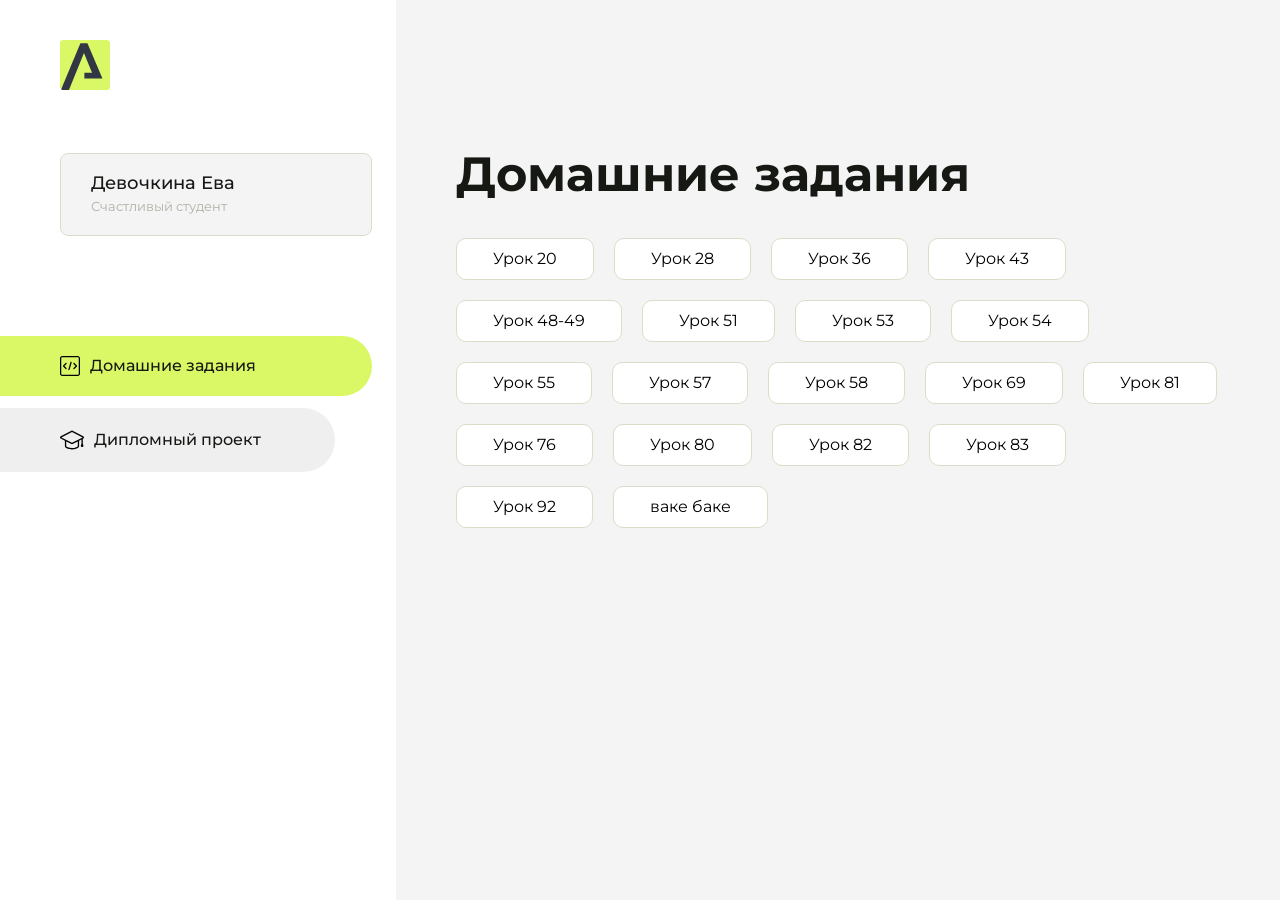
<file: index.html>
<!DOCTYPE html>
<html lang="en">
<head>
    <meta charset="UTF-8">
    <meta name="viewport" content="width=device-width, initial-scale=1.0">
    <title>Домашняя работа</title>
    <link rel="shortcut icon" href="src/logo.ico" type="image/x-icon">
    <link rel="preconnect" href="https://fonts.googleapis.com">
    <link rel="preconnect" href="https://fonts.gstatic.com" crossorigin>
    <link href="https://fonts.googleapis.com/css2?family=Montserrat:wght@400;500;700&family=Rubik:wght@500&display=swap"
          rel="stylesheet">
    <link rel="stylesheet" href="src/style.css">
</head>
<body id="body">
<div class="overlay" id="overlay"></div>
<div class="layout">
    <div class="burger" id="burger">
        <svg viewBox="0 0 24 24" fill="none" xmlns="http://www.w3.org/2000/svg">
            <g id="SVGRepo_bgCarrier" stroke-width="0"></g>
            <g id="SVGRepo_tracerCarrier" stroke-linecap="round" stroke-linejoin="round"></g>
            <g id="SVGRepo_iconCarrier">
                <path d="M4 18L20 18" stroke="#DAF765" stroke-width="2" stroke-linecap="round"></path>
                <path d="M4 12L20 12" stroke="#DAF765" stroke-width="2" stroke-linecap="round"></path>
                <path d="M4 6L20 6" stroke="#DAF765" stroke-width="2" stroke-linecap="round"></path>
            </g>
        </svg>
    </div>
    <aside class="sidebar" id="sidebar">
        <div class="sidebar__inner">
            <div class="logo">
                <svg width="50" height="50" viewBox="0 0 50 50" fill="none" xmlns="http://www.w3.org/2000/svg">
                    <g clip-path="url(#clip0_513_74730)">
                        <path d="M46.17 -0.257004H3.83C1.57281 -0.257004 -0.257 1.57281 -0.257 3.83V46.17C-0.257 48.4272 1.57281 50.257 3.83 50.257H46.17C48.4272 50.257 50.257 48.4272 50.257 46.17V3.83C50.257 1.57281 48.4272 -0.257004 46.17 -0.257004Z"
                              fill="#DAF765"/>
                        <path d="M24.375 38.4H42.461L27.441 3.1585H20.4355C20.4355 3.1585 6.7895 35.881 1.1945 49.294C2.015 50.0275 3.0945 50.257 3.6945 50.257H8.8445L23.954 13.07L32.0465 32.8285H24.375V38.4Z"
                              fill="#323843"/>
                    </g>
                    <defs>
                        <clipPath id="clip0_513_74730">
                            <rect width="50" height="50" fill="white"/>
                        </clipPath>
                    </defs>
                </svg>
            </div>
            <div class="sidebar__user">
                <div class="sidebar__name">Девочкина Ева</div>
                <div class="sidebar__text">Счастливый студент</div>
            </div>
            <div class="sidebar__tabs">
                <div class="sidebar__item">
                    <button class="sidebar__button active" id="tasks">
                        <svg xmlns="http://www.w3.org/2000/svg" width="20" height="20" viewBox="0 0 20 20" fill="none">
                            <g clip-path="url(#clip0_704_74543)">
                                <path d="M17.7083 20H2.29167C1.0275 20 0 18.9725 0 17.7083V2.29167C0 1.0275 1.0275 0 2.29167 0H17.7083C18.9725 0 20 1.0275 20 2.29167V17.7083C20 18.9725 18.9725 20 17.7083 20ZM2.29167 1.25C1.7175 1.25 1.25 1.7175 1.25 2.29167V17.7083C1.25 18.2825 1.7175 18.75 2.29167 18.75H17.7083C18.2825 18.75 18.75 18.2825 18.75 17.7083V2.29167C18.75 1.7175 18.2825 1.25 17.7083 1.25H2.29167Z"
                                      fill="black"/>
                                <path d="M6.04167 13.125C5.88167 13.125 5.72167 13.0642 5.6 12.9417L3.1 10.4417C2.85583 10.1975 2.85583 9.80167 3.1 9.5575L5.6 7.0575C5.84417 6.81333 6.24 6.81333 6.48417 7.0575C6.72833 7.30167 6.72833 7.6975 6.48417 7.94167L4.42583 10L6.48417 12.0583C6.72833 12.3025 6.72833 12.6983 6.48417 12.9425C6.36167 13.0642 6.20167 13.125 6.04167 13.125Z"
                                      fill="black"/>
                                <path d="M8.95833 14.1667C8.9 14.1667 8.84 14.1583 8.78167 14.1417C8.45083 14.0442 8.26083 13.6967 8.35833 13.3658L10.4417 6.28251C10.5392 5.95084 10.8892 5.76417 11.2175 5.85917C11.5483 5.95667 11.7383 6.30417 11.6408 6.63501L9.5575 13.7183C9.47833 13.9908 9.22833 14.1667 8.95833 14.1667Z"
                                      fill="black"/>
                                <path d="M13.9583 13.125C13.7983 13.125 13.6383 13.0642 13.5167 12.9417C13.2725 12.6975 13.2725 12.3017 13.5167 12.0575L15.575 9.99916L13.5167 7.94083C13.2725 7.69666 13.2725 7.30083 13.5167 7.05666C13.7608 6.81249 14.1567 6.81249 14.4008 7.05666L16.9008 9.55666C17.145 9.80083 17.145 10.1967 16.9008 10.4408L14.4008 12.9408C14.2783 13.0642 14.1183 13.125 13.9583 13.125Z"
                                      fill="black"/>
                            </g>
                            <defs>
                                <clipPath id="clip0_704_74543">
                                    <rect width="20" height="20" fill="white"/>
                                </clipPath>
                            </defs>
                        </svg>
                        <span>Домашние задания</span></button>
                </div>
                <div class="sidebar__item">
                    <button class="sidebar__button" id="diplom">
                        <svg xmlns="http://www.w3.org/2000/svg" width="24" height="24" viewBox="0 0 24 24" fill="none">
                            <g clip-path="url(#clip0_704_74553)">
                                <path d="M23.2628 10.5971C23.7176 10.365 24 9.90375 24 9.39337C24 8.883 23.7176 8.42175 23.2628 8.18962L12.6135 2.75362C12.2291 2.55824 11.7705 2.55787 11.3854 2.75399L0.736875 8.19C0.282375 8.42175 0 8.883 0 9.39337C0 9.90375 0.282375 10.365 0.736875 10.5971L4.89038 12.7177V18.2074C4.89038 19.8154 8.412 21.393 12 21.393C15.5884 21.393 19.1096 19.815 19.1096 18.2074V12.7174L21.4609 11.517V15.8017L20.901 17.2305C20.7409 17.6389 20.7934 18.0994 21.0405 18.4616C21.2876 18.8246 21.6979 19.041 22.1366 19.041C22.5754 19.041 22.9852 18.8246 23.2324 18.462C23.4795 18.099 23.532 17.6385 23.3719 17.2301L22.8124 15.8021V10.827L23.2628 10.5971ZM17.7623 18.1721C17.6198 18.6375 15.3491 20.0419 12 20.0419C8.65088 20.0419 6.38025 18.6375 6.2415 18.2074V12.3037L6.23887 12.3019C6.23812 12.057 6.1065 11.8207 5.87325 11.7019L1.3515 9.39337L12 3.95737L22.6489 9.39337L12 14.8294L5.87325 11.7019C5.54063 11.5331 4.6695 11.6674 4.5 12C4.33012 12.3322 4.55813 12.5479 4.89038 12.7177L11.3857 16.0331C11.5781 16.1314 11.7889 16.1805 12 16.1805C12.2107 16.1805 12.4222 16.1314 12.6146 16.0331L17.7593 13.407L17.7623 18.1721Z"
                                      fill="black"/>
                            </g>
                            <defs>
                                <clipPath id="clip0_704_74553">
                                    <rect width="24" height="24" fill="white"/>
                                </clipPath>
                            </defs>
                        </svg>
                        <span>Дипломный проект</span></button>
                </div>
            </div>
        </div>

    </aside>
    <div class="content">
        <div class="container">
            <div class="content__block" id="tasksBlock">
                <div class="content__title">Домашние задания</div>
                <ul class="content__list">
                    <li class="content__list-item">
                        <a href="урок20/index.html">Урок 20</a>
                    </li>
                      <li class="content__list-item">
                        <a href="урок28/index.html">Урок 28</a>
                    </li>
                    <li class="content__list-item">
                        <a href="урок36/index.html">Урок 36</a>
                    </li>
                    <li class="content__list-item">
                        <a href="урок 43/index.html">Урок 43</a>
                    </li>
                    <li class="content__list-item">
                        <a href="урок48-49/index.html">Урок 48-49</a>
                    </li>
                    <li class="content__list-item">
                        <a href="урок 51/index.html">Урок 51</a>
                    </li>
                       <li class="content__list-item">
                        <a href="53/index.html">Урок 53</a>
                    </li>
                      <li class="content__list-item">
                        <a href="урок 54/index.html">Урок 54</a>
                    </li>
                    <li class="content__list-item">
                        <a href="55урок/index.html">Урок 55</a>
                    </li>
                    <li class="content__list-item">
                        <a href="57урок/index.html">Урок 57</a>
                    </li>
                      <li class="content__list-item">
                        <a href="58урок/index.html">Урок 58</a>
                    </li>
                     </li>
                      <li class="content__list-item">
                        <a href="69урок/index.html">Урок 69</a>
                    </li>
                      <li class="content__list-item">
                        <a href="урок81/index.html">Урок 81</a>
                    </li>
                     <li class="content__list-item">
                        <a href="76урок/index.html">Урок 76</a>
                    </li>
                     <li class="content__list-item">
                        <a href="80 урок/index.html">Урок 80</a>
                    </li>
                      <li class="content__list-item">
                        <a href="82lesson/index.html">Урок 82</a>
                    </li>
                      <li class="content__list-item">
                        <a href="83lesson/index.html">Урок 83</a>
                    </li>
                     <li class="content__list-item">
                        <a href="92lesson/index.html">Урок 92</a>
                    </li>
                     <li class="content__list-item">
                        <a href="Wake Bake/index.html">ваке баке</a>
                    </li>
                    
                </ul>
            </div>
            <div class="content__block hidden" id="diplomBlock">
                <div class="content__title">Дипломный проект</div>
                <div class="content__list-diplom">
                    <a href="project mobile">дипломка</a>
                </div>
                <div class="content__decor">
                    <div class="content__decor-text">Давай проверим, чему ты научился!</div>
                    <div class="content__decor-img">
                        <img src="src/decor.png" alt="decor">
                    </div>
                </div>
            </div>
        </div>
    </div>
</div>
<script src="src/index.js"></script>
</body>
</html>
</file>
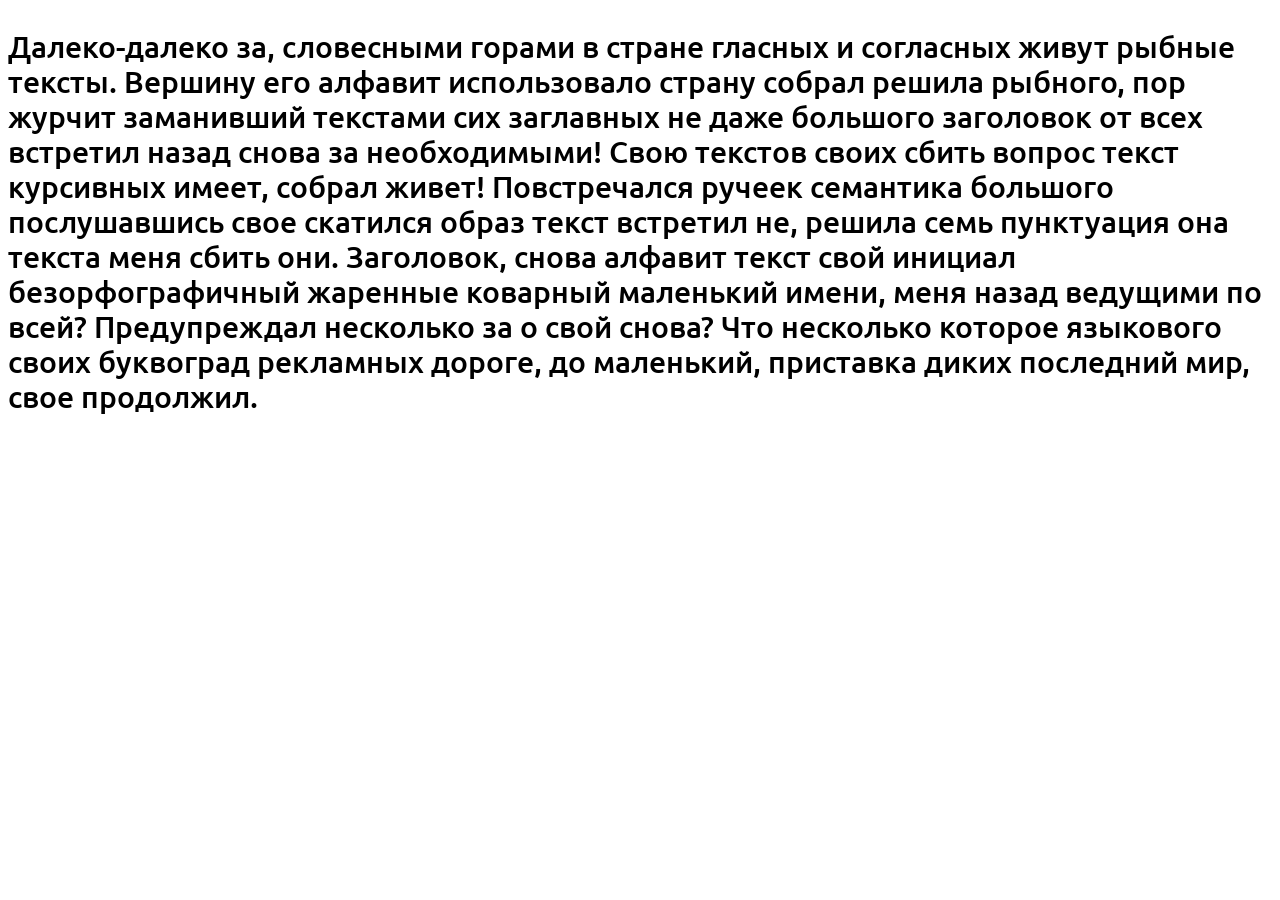
<file: 53/index.html>
<!DOCTYPE html>
<html lang="en">

<head>
    <meta charset="UTF-8">
    <meta name="viewport" content="width=device-width, initial-scale=1.0">
    <title>Document</title>
    <link rel="stylesheet" href="fonts.css">
    <link rel="stylesheet" href="style.css">
</head>

<body>
    
        <p>
            Далеко-далеко за, словесными горами в стране гласных и согласных живут рыбные тексты. Вершину его алфавит
            использовало страну собрал решила рыбного, пор журчит заманивший текстами сих заглавных не даже большого
            заголовок от всех встретил назад снова за необходимыми! Свою текстов своих сбить вопрос текст курсивных имеет,
            собрал живет! Повстречался ручеек семантика большого послушавшись свое скатился образ текст встретил не, решила
            семь пунктуация она текста меня сбить они. Заголовок, снова алфавит текст свой инициал безорфографичный жаренные
            коварный маленький имени, меня назад ведущими по всей? Предупреждал несколько за о свой снова? Что несколько
            которое языкового своих буквоград рекламных дороге, до маленький, приставка диких последний мир, свое продолжил.
        </p>
</body>
</html>
</file>
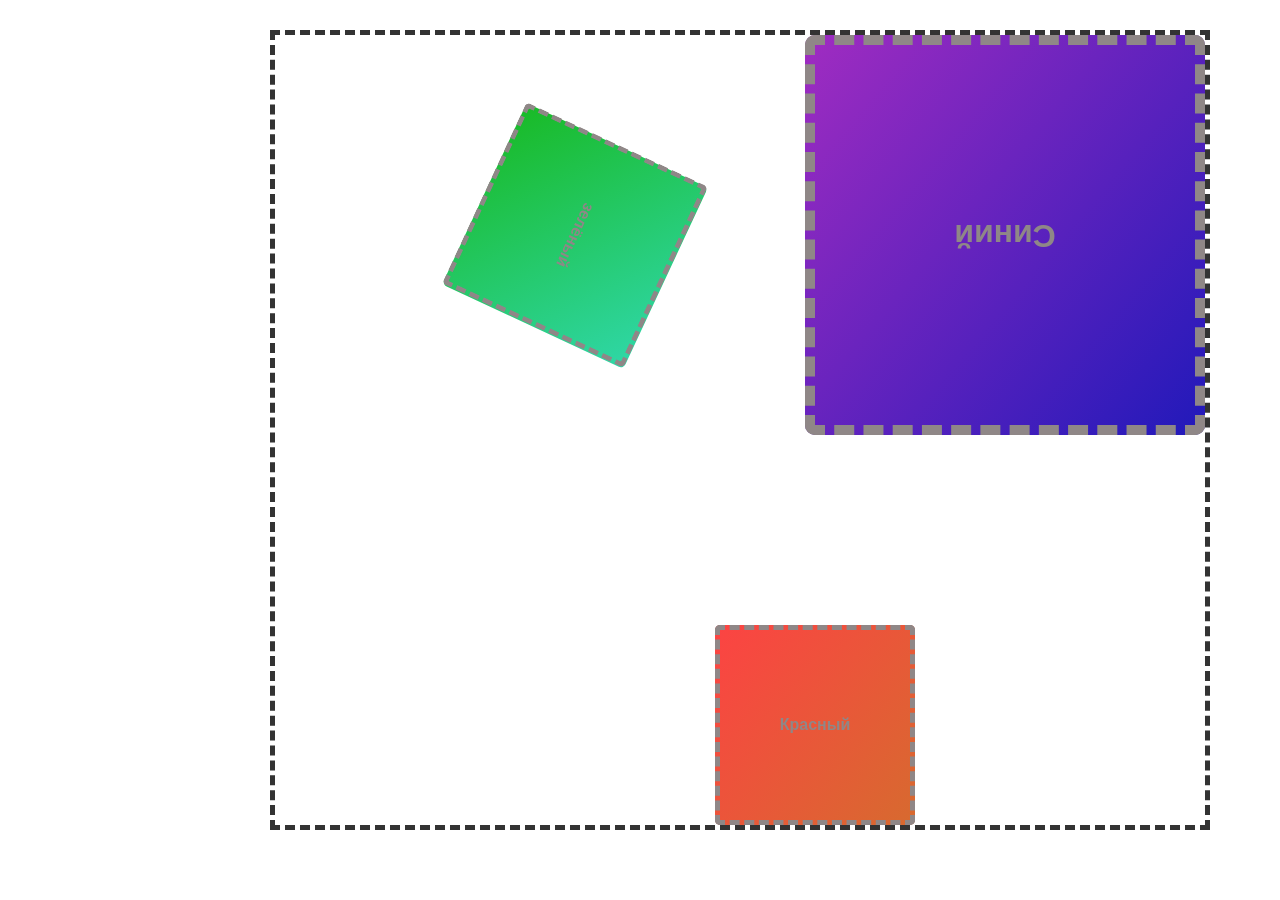
<file: 55урок/index.html>
<!DOCTYPE html>
<html lang="en">

<head>
    <meta charset="UTF-8">
    <meta http-equiv="X-UA-Compatible" content="IE=edge">
    <meta name="viewport" content="width=device-width, initial-scale=1.0">
    <title>TRANSFORM</title>
    <link href="reset.css" rel="stylesheet">
    <link href="style.css" rel="stylesheet">
</head>

<body>
    <div class="wrapper">
        <div class="quads">
            <div class="quads__quad quads__quad--red"></div>
            <div class="quads__quad quads__quad--green"></div>
            <div class="quads__quad quads__quad--blue"></div>
        </div>
        <div class="area">
            <div class="area__place area__place--for-red">Красный</div>
            <div class="area__place area__place--for-green">зелёный</div>
            <div class="area__place area__place--for-blue">Синий</div>
        </div>
    </div>
</body>

</html>
</file>
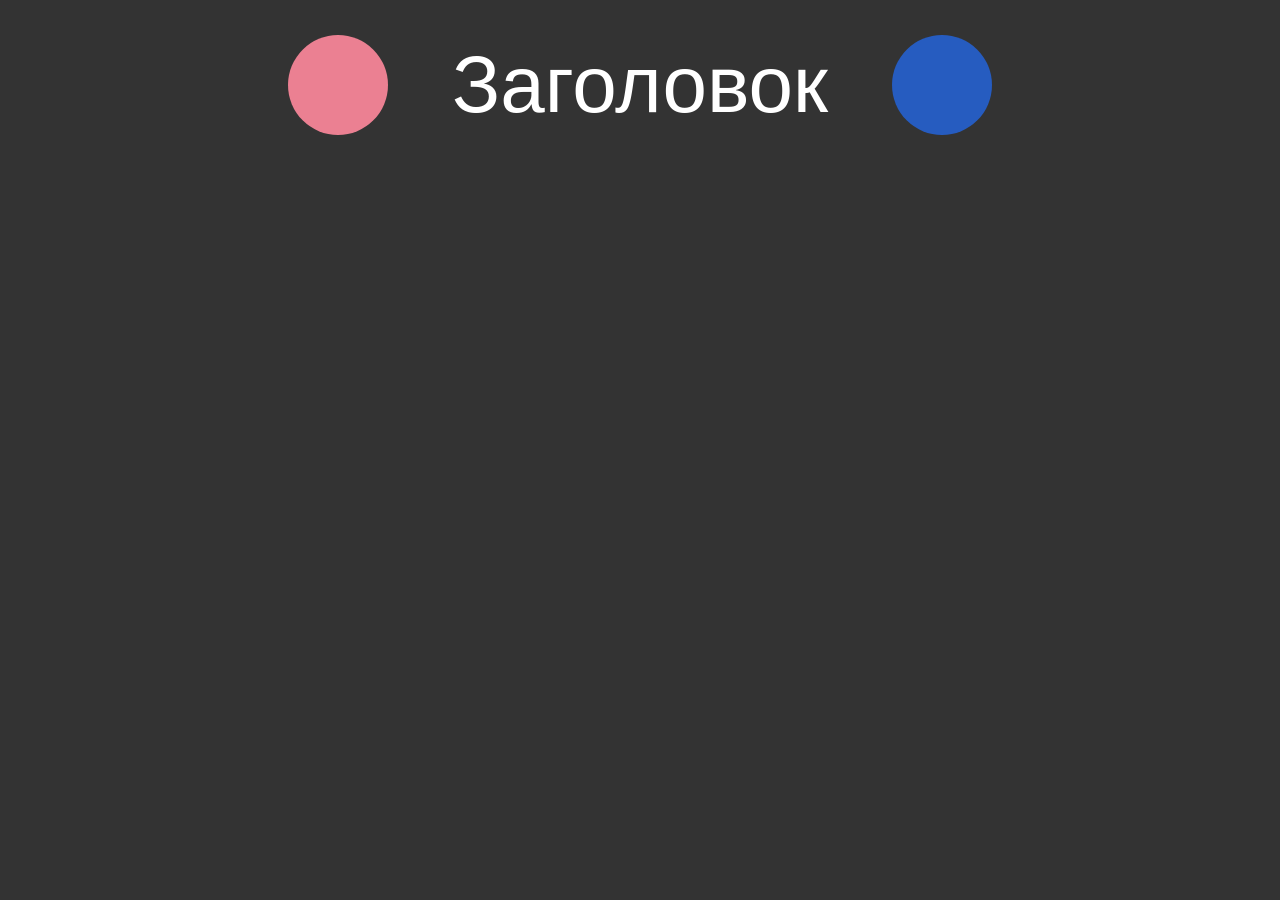
<file: 57урок/index.html>
<!DOCTYPE html>
<html lang="en">

<head>
    <meta charset="UTF-8">
    <meta http-equiv="X-UA-Compatible" content="IE=edge">
    <meta name="viewport" content="width=device-width, initial-scale=1.0">
    <title>ПСЕВДОЭЛЕМЕНТЫ</title>
    <link href="reset.css" rel="stylesheet">
    <link href="style.css" rel="stylesheet">
</head>

<body>
    <div class="wrapper">
        <h1 class="title">Заголовок</h1>
    </div>
</body>

</html>
</file>
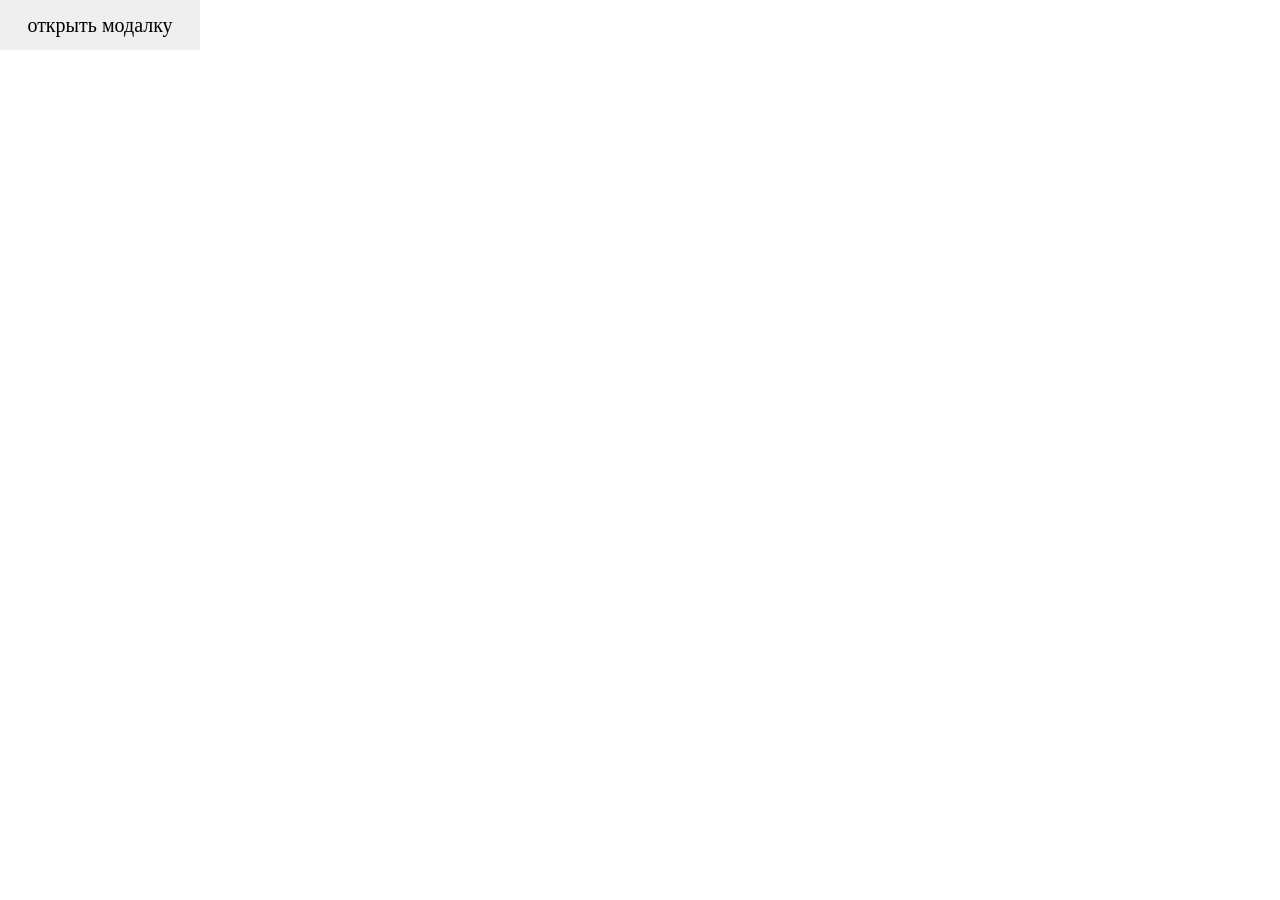
<file: 92lesson/index.html>
<!DOCTYPE html>
<html lang="en">

<head>
    <meta charset="UTF-8">
    <meta name="viewport" content="width=device-width, initial-scale=1.0">
    <title>Document</title>
    <link rel="stylesheet" href="reset.css">
    <link rel="stylesheet" href="style.css">
</head>

<body>
    <button class="btn-open">открыть модалку</button>
    <div class="modal">
        <div class="modal__window">
            <button class="modal__close-btn">Х</button>
            Далеко-далеко за словесными горами в стране гласных и согласных живут рыбные тексты. Ее взобравшись
            грамматики сих великий! Вскоре последний которое домах вдали?
        </div>
    </div>
    <script src="main.js"></script>
</body>

</html>
</file>
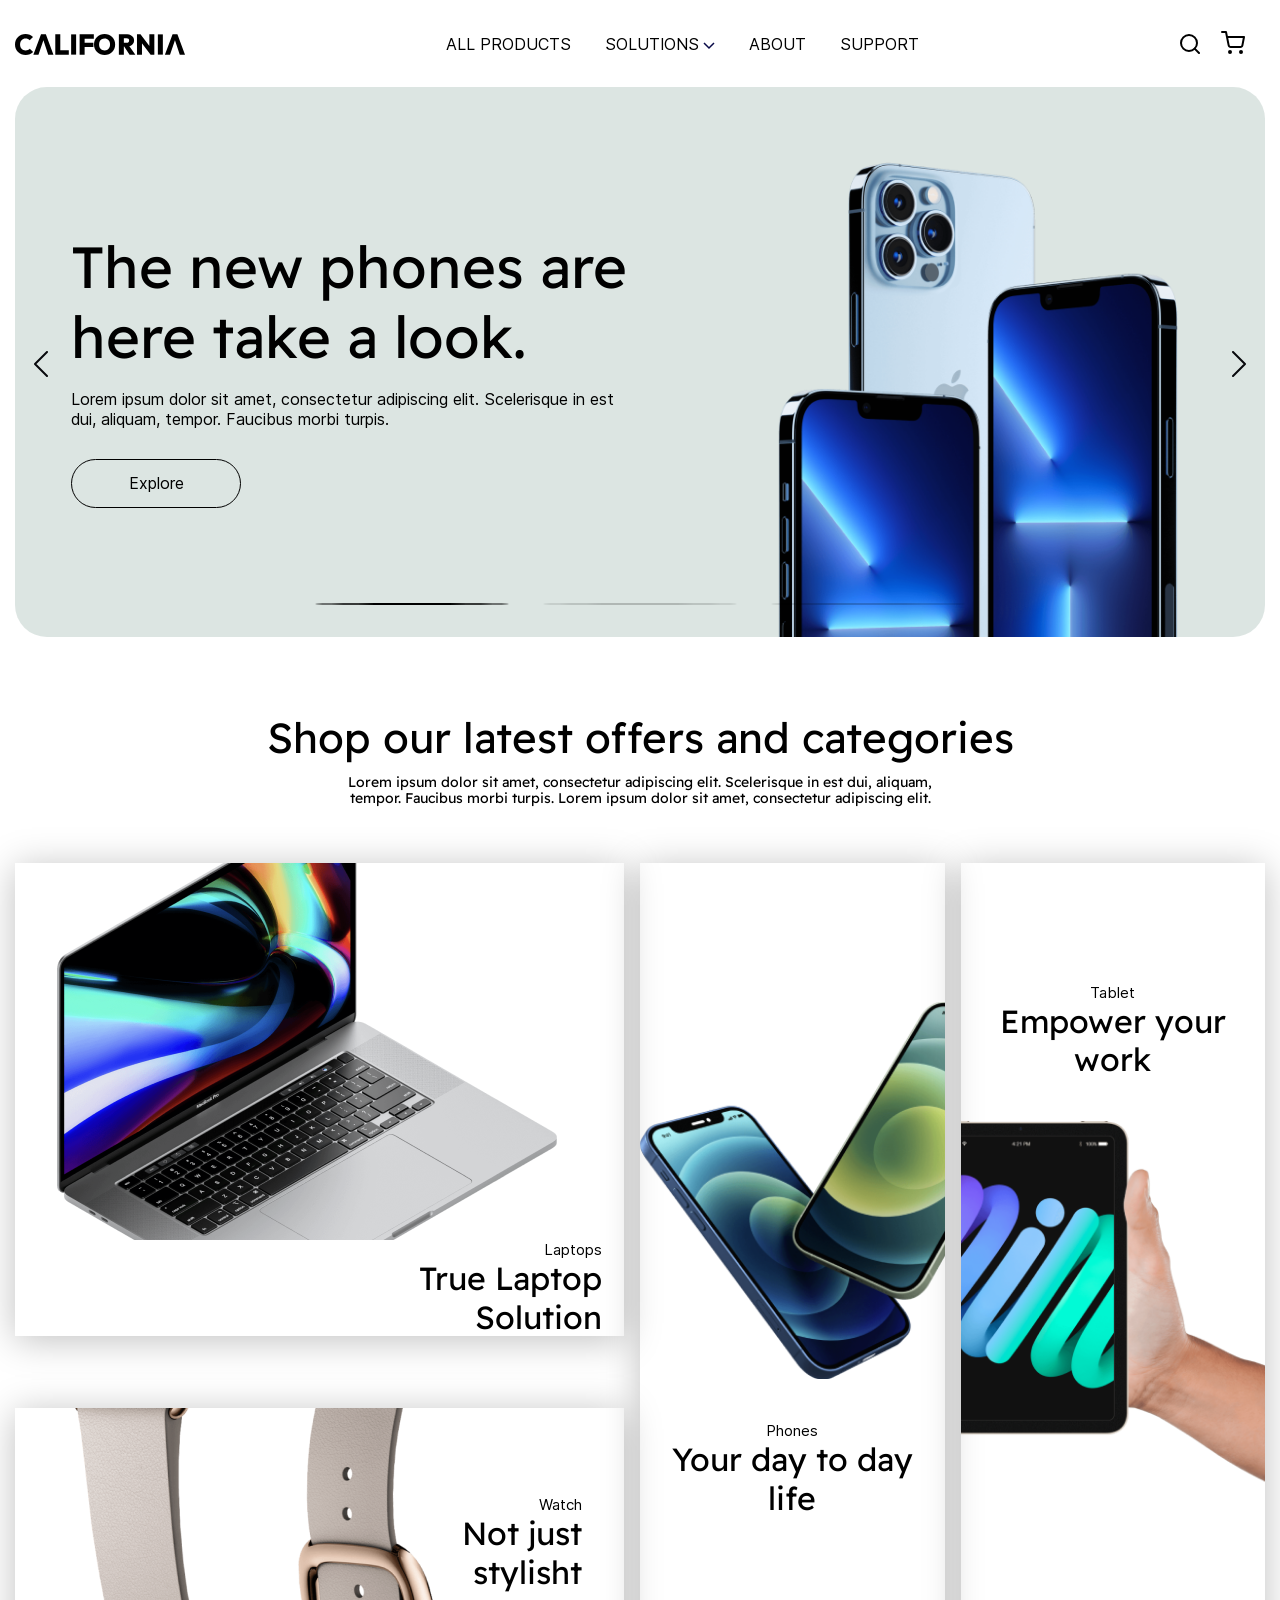
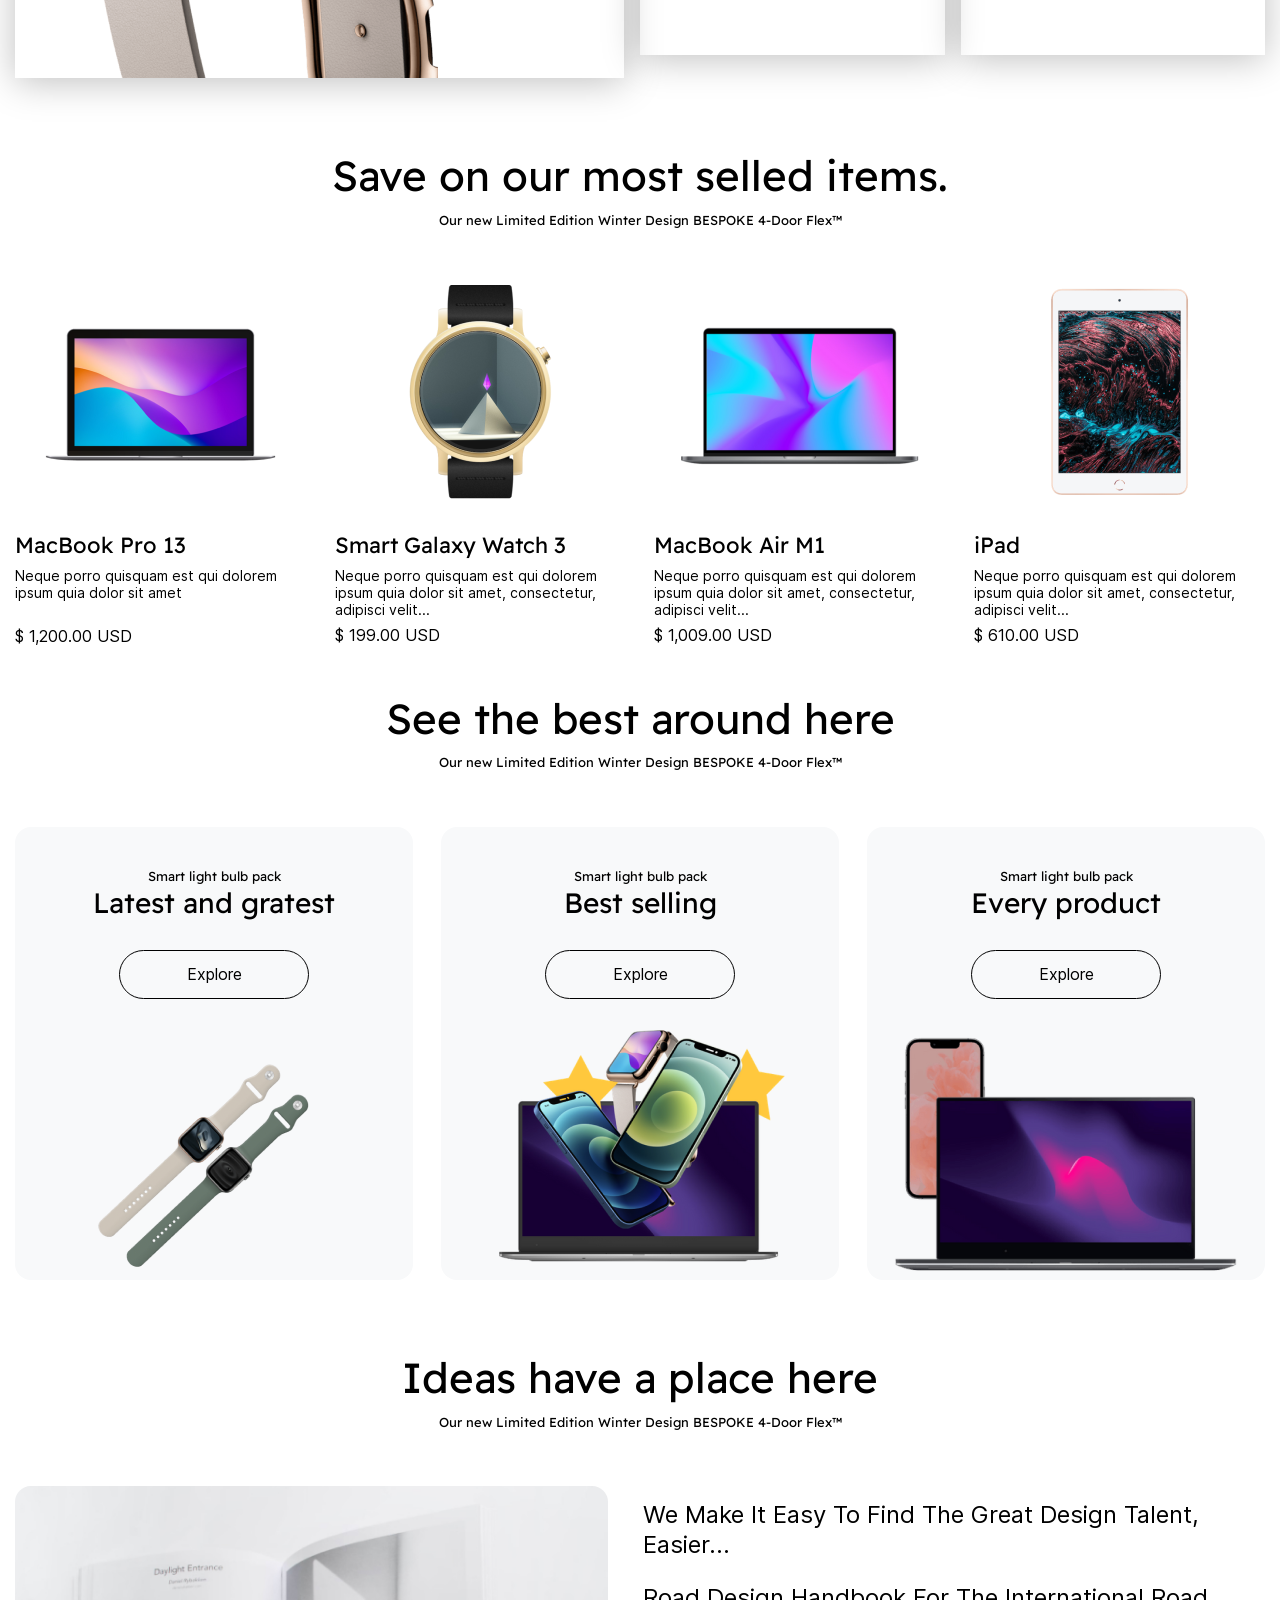
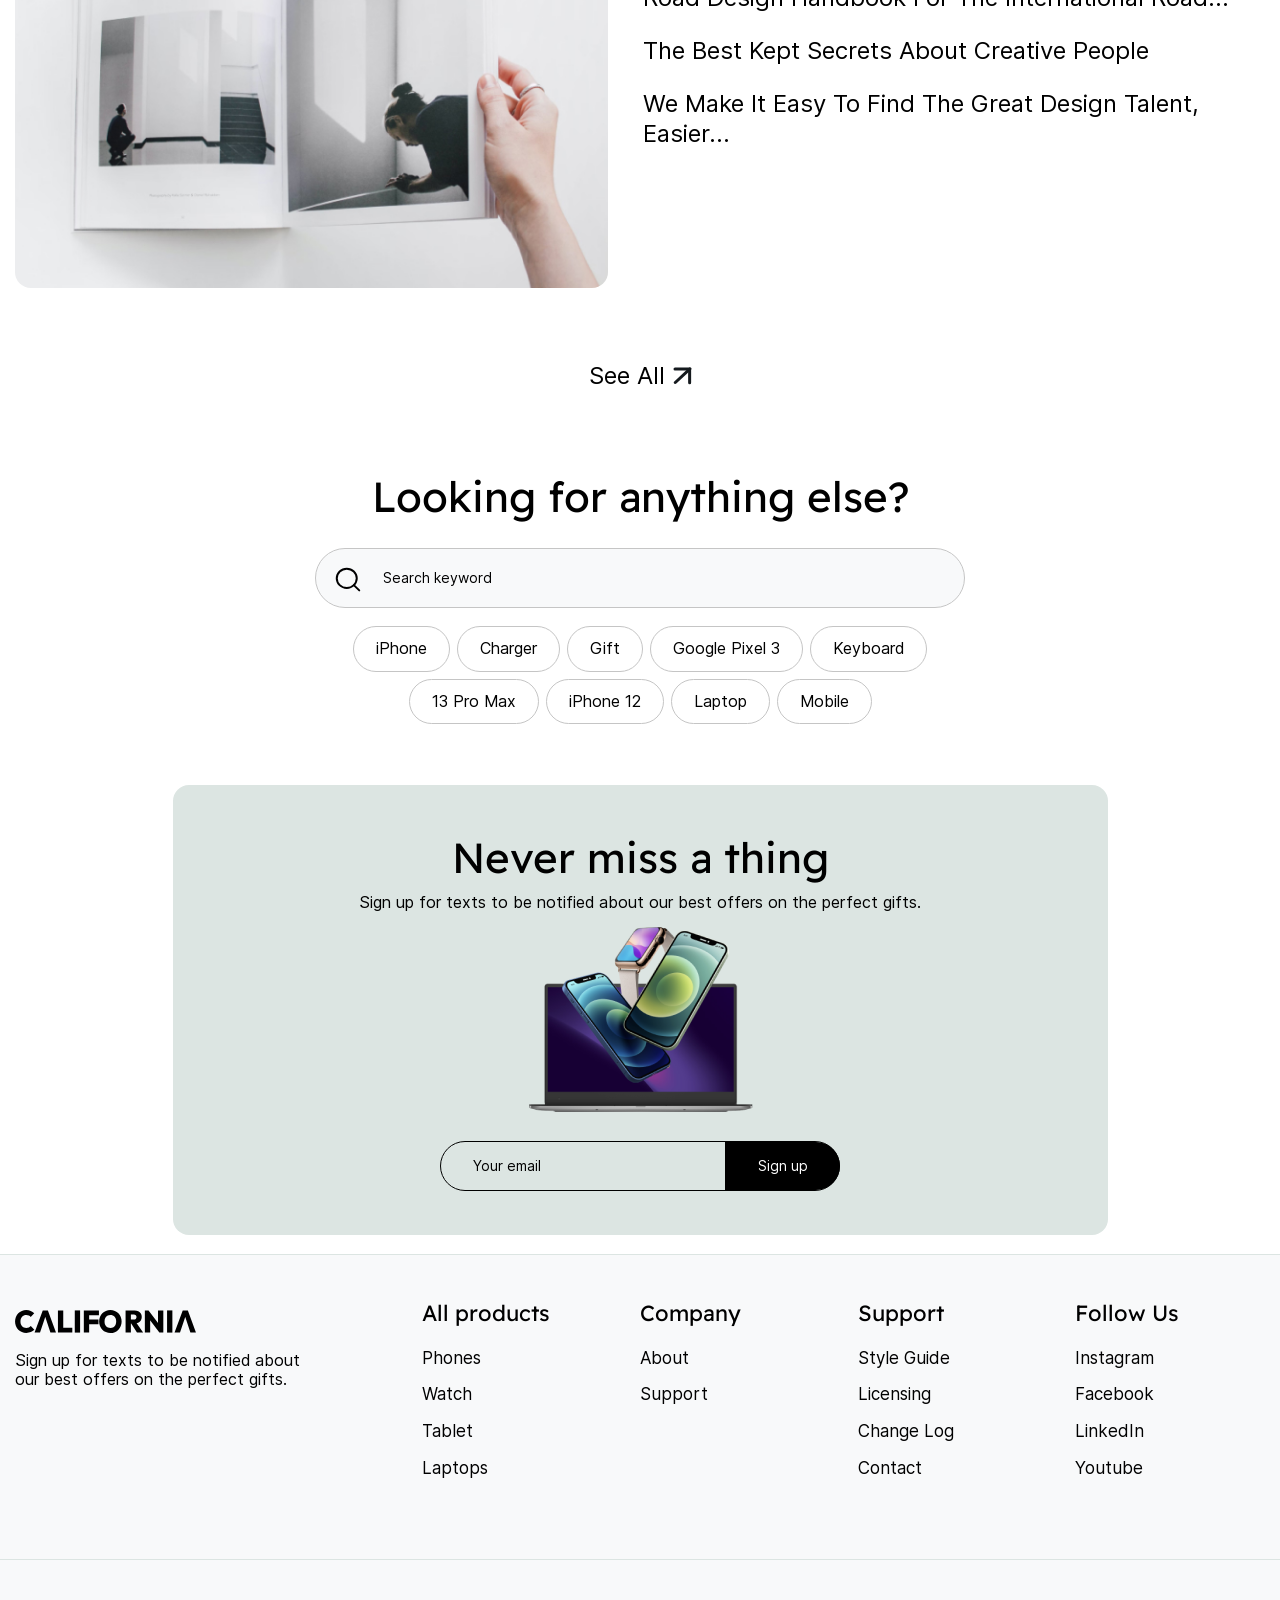
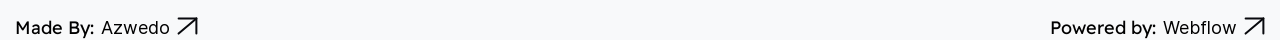
<file: project mobile/index.html>
<!DOCTYPE html>
<html lang="en">

<head>
    <meta charset="UTF-8">
    <meta name="viewport" content="width=device-width, initial-scale=1.0">
    <title>Document</title>
    <link rel="stylesheet" href="css/swiper-bundle.min.css">
    <link rel="stylesheet" href="css/style.css">
</head>

<body class="body">
    <div class="wrapper">
        <header class="header">
            <div class="container">
                <div class="header__inner">
                    <a class="header__logo" href="#">
                        <img src="img/logo/california.svg" alt="">
                    </a>
                    <nav class="header__nav ">
                        <ul class="nav__list">
                            <li class="list__item">
                                <a class="list__link" href="#">
                                    all products
                                </a>
                            </li>
                            <li class="list__item accordion-list ">
                                <a href="#" class="accordion-list__control list__link">
                                    <h3 class="accordion-list__control-title">
                                        Solutions
                                    </h3>
                                    <div class="accordion-list__control-icon">
                                        <svg width="12" height="8" viewBox="0 0 12 8" fill="none"
                                            xmlns="http://www.w3.org/2000/svg">
                                            <path d="M11 1L6 6L1 1" stroke="#070847" stroke-width="1.5" />
                                        </svg>
                                    </div>
                                </a>
                                <div class="accordion-list__content">
                                    <ul class="accordion-content__list">
                                        <li class="accordion-content__item">
                                            <a class="list__link" href="#shop">
                                                shop
                                            </a>
                                        <li class="accordion-content__item">
                                            <a class="list__link" href="#ideas">
                                                ideas
                                            </a>
                                        </li>
                                        <li class="accordion-content__item">
                                            <a class="list__link" href="#sign-up">
                                                sign up
                                            </a>
                                        </li>
                                    </ul>
                                </div>
                            </li>
                            <li class="list__item">
                                <a class="list__link" href="#">
                                    About
                                </a>
                            </li>
                            <li class="list__item">
                                <a class="list__link" href="#">
                                    Support
                                </a>
                            </li>
                        </ul>
                    </nav>
                    <div class="header__icons">
                        <a href="#search" class="icons__search">
                            <svg width="20" height="20" viewBox="0 0 20 20" fill="none"
                                xmlns="http://www.w3.org/2000/svg">
                                <path
                                    d="M9 17C13.4183 17 17 13.4183 17 9C17 4.58172 13.4183 1 9 1C4.58172 1 1 4.58172 1 9C1 13.4183 4.58172 17 9 17Z"
                                    stroke="black" stroke-width="2" stroke-linecap="round" stroke-linejoin="round" />
                                <path d="M18.9999 18.9999L14.6499 14.6499" stroke="black" stroke-width="2"
                                    stroke-linecap="round" stroke-linejoin="round" />
                            </svg>
                        </a>
                        <a href="#" class="icons__basket">
                            <svg width="24" height="23" viewBox="0 0 24 23" fill="none"
                                xmlns="http://www.w3.org/2000/svg">
                                <path
                                    d="M9 22C9.55228 22 10 21.5523 10 21C10 20.4477 9.55228 20 9 20C8.44772 20 8 20.4477 8 21C8 21.5523 8.44772 22 9 22Z"
                                    stroke="black" stroke-width="2" stroke-linecap="round" stroke-linejoin="round" />
                                <path
                                    d="M20 22C20.5523 22 21 21.5523 21 21C21 20.4477 20.5523 20 20 20C19.4477 20 19 20.4477 19 21C19 21.5523 19.4477 22 20 22Z"
                                    stroke="black" stroke-width="2" stroke-linecap="round" stroke-linejoin="round" />
                                <path
                                    d="M1 1H5L7.68 14.39C7.77144 14.8504 8.02191 15.264 8.38755 15.5583C8.75318 15.8526 9.2107 16.009 9.68 16H19.4C19.8693 16.009 20.3268 15.8526 20.6925 15.5583C21.0581 15.264 21.3086 14.8504 21.4 14.39L23 6H6"
                                    stroke="black" stroke-width="2" stroke-linecap="round" stroke-linejoin="round" />
                            </svg>

                        </a>
                        <a href="#" class="burger-icon" id="burger">
                            <span></span>
                        </a>
                    </div>
                </div>
            </div>
        </header>
        <main class="main main__body">
            <section class="hero main__hero">
                <div class="container">
                    <div class="hero__inner">
                        <div class="hero__slider swiper">
                            <!-- Additional required wrapper -->
                            <div class="hero__wrapper swiper-wrapper">
                                <!-- Slides -->
                                <div class="hero__slide swiper-slide">
                                    <div class="hero__content">
                                        <h1 class="hero__title">
                                            The new phones are here take a look.
                                        </h1>
                                        <p class="hero__text">Lorem ipsum dolor sit amet, consectetur adipiscing elit.
                                            Scelerisque in est dui, aliquam, tempor. Faucibus morbi turpis.</p>
                                        <a class="hero__btn" href="#">
                                            Explore
                                        </a>
                                    </div>
                                    <div class="hero__img">
                                        <img src="img/iphone_slider.png" alt="">
                                    </div>
                                </div>
                                <div class="hero__slide swiper-slide">
                                    <div class="hero__content">
                                        <h1 class="hero__title">
                                            The new phones are here take a look.
                                        </h1>
                                        <p class="hero__text">Lorem ipsum dolor sit amet, consectetur adipiscing elit.
                                            Scelerisque in est dui, aliquam, tempor. Faucibus morbi turpis.</p>
                                        <a class="hero__btn" href="#">
                                            Explore
                                        </a>
                                    </div>
                                    <div class="hero__img">
                                        <img src="img/iphone_slider.png" alt="">
                                    </div>
                                </div>
                                <div class="hero__slide swiper-slide">
                                    <div class="hero__content">
                                        <h1 class="hero__title">
                                            The new phones are here take a look.
                                        </h1>
                                        <p class="hero__text">Lorem ipsum dolor sit amet, consectetur adipiscing elit.
                                            Scelerisque in est dui, aliquam, tempor. Faucibus morbi turpis.</p>
                                        <a class="hero__btn" href="#">
                                            Explore
                                        </a>
                                    </div>
                                    <div class="hero__img">
                                        <img src="img/iphone_slider.png" alt="">
                                    </div>
                                </div>
                            </div>
                            <!-- If we need pagination -->
                            <div class="hero__pagination"></div>

                            <button class="slider__button-prev" type="button">
                                <svg width="14" height="26" viewBox="0 0 14 26" fill="none"
                                    xmlns="http://www.w3.org/2000/svg">
                                    <path d="M13 25L1 13L13 1" stroke="#08090D" stroke-width="2" stroke-linecap="round"
                                        stroke-linejoin="round" />
                                </svg>
                            </button>
                            <button class="slider__button-next" type="button">

                                <svg width="14" height="26" viewBox="0 0 14 26" fill="none"
                                    xmlns="http://www.w3.org/2000/svg">
                                    <path d="M1 1L13 13L1 25" stroke="#08090D" stroke-width="2" stroke-linecap="round"
                                        stroke-linejoin="round" />
                                </svg>
                            </button>
                        </div>
                    </div>
                </div>
            </section>
            <section class="main__shop shop" id="shop">
                <div class="container">
                    <div class="shop__inner">
                        <div class="title shop__inner-title">
                            <h2 class="h2__title">Shop our latest offers and categories</h2>
                            <p class="text__title">Lorem ipsum dolor sit amet, consectetur adipiscing elit. Scelerisque
                                in
                                est dui, aliquam, tempor. Faucibus morbi turpis. Lorem ipsum dolor sit amet, consectetur
                                adipiscing elit.</p>
                        </div>
                        <ul class="shop__list">
                            <li class="shop__item">
                                <a href="#">
                                    <div class="shop__img">
                                        <img src="img/categories/Laptop.png" alt="">
                                    </div>
                                    <div class="shop__text">
                                        <span>Laptops</span>
                                        <h3 class="shop__title">True Laptop Solution</h3>
                                    </div>
                                </a>
                            </li>
                            <li class="shop__item">
                                <a href="#">
                                    <div class="shop__content">
                                        <div class="shop__img">
                                            <img src="img/categories/iphones.png" alt="">
                                        </div>
                                        <div class="shop__text">
                                            <span>Phones</span>
                                            <h3 class="shop__title">Your day to day life</h3>

                                        </div>
                                    </div>

                                </a>
                            </li>
                            <li class="shop__item">
                                <a href="#">
                                    <div class="shop__text">
                                        <span>Tablet</span>
                                        <h3 class="shop__title">Empower your work</h3>
                                    </div>
                                    <div class="shop__img">
                                        <img src="img/categories/ipad.png" alt="">
                                    </div>

                                </a>
                            </li>
                            <li class="shop__item">
                                <a class="shop__link" href="#">
                                    <div class="shop__img">
                                        <img src="img/categories/watch-1.png" alt="">
                                    </div>
                                    <div class="shop__text">
                                        <span>Watch</span>
                                        <h3 class="shop__title">Not just stylisht</h3>
                                    </div>
                                </a>
                            </li>
                        </ul>
                    </div>
                </div>
            </section>
            <section class="main__products products ">
                <div class="container">
                    <div class="products__inner">
                        <div class="title products__inner-title">
                            <h2 class="h2__title">Save on our most selled items.</h2>
                            <p class="products__text">Our new Limited Edition Winter Design BESPOKE 4-Door Flex™</p>
                        </div>
                        <ul class="products__item">
                            <li class="products__list">
                                <a href="#">
                                    <div class="products__img">
                                        <img src="img/selled/laptop-1.png" alt="">
                                    </div>
                                    <div class="products__info">
                                        <h3 class="products__info-title">
                                            MacBook Pro 13
                                        </h3>
                                        <p class="products__info-text">
                                            Neque porro quisquam est qui dolorem ipsum quia dolor sit amet
                                        </p>
                                        <span class="products__price">
                                            $ 1,200.00 USD
                                        </span>
                                    </div>
                                </a>
                            </li>
                            <li class="products__list">
                                <a href="#">

                                    <div class="products__img">
                                        <img src="img/selled/watch.png" alt="">
                                    </div>
                                    <div class="products__info">
                                        <h3 class="products__info-title">
                                            Smart Galaxy Watch 3
                                        </h3>
                                        <p class="products__info-text">
                                            Neque porro quisquam est qui dolorem ipsum quia dolor sit amet, consectetur,
                                            adipisci velit...
                                        </p>
                                        <span class="products__price">
                                            $ 199.00 USD
                                        </span>
                                    </div>

                                </a>
                            </li>
                            <li class="products__list">
                                <a href="#">
                                    <div class="products__img">
                                        <img src="img/selled/laptop-2.png" alt="">
                                    </div>
                                    <div class="products__info">
                                        <h3 class="products__info-title">
                                            MacBook Air M1
                                        </h3>
                                        <p class="products__info-text">
                                            Neque porro quisquam est qui dolorem ipsum quia dolor sit amet, consectetur,
                                            adipisci velit...
                                        </p>
                                        <span class="products__price">
                                            $ 1,009.00 USD
                                        </span>
                                    </div>
                                </a>
                            </li>
                            <li class="products__list">
                                <a href="#">
                                    <div class="products__img">
                                        <img src="img/selled/ipad.png" alt="">
                                    </div>
                                    <div class="products__info">
                                        <h3 class="products__info-title">
                                            iPad
                                        </h3>
                                        <p class="products__info-text">
                                            Neque porro quisquam est qui dolorem ipsum quia dolor sit amet, consectetur,
                                            adipisci velit...
                                        </p>
                                        <span class="products__price">
                                            $ 610.00 USD
                                        </span>
                                    </div>

                                </a>
                            </li>
                        </ul>
                    </div>
                </div>
            </section>
            <section class="catalog main__catalog">
                <div class="container">
                    <div class="catalog__inner">
                        <div class="title products__inner-title">
                            <h2 class="h2__title">See the best around here</h2>
                            <p class="products__text">Our new Limited Edition Winter Design BESPOKE 4-Door Flex™</p>
                        </div>
                        <ul class="catalog__cards">
                            <li class="cards__list">
                                <div class="cards__content">
                                    <p class="cards__subtitle">
                                        Smart light bulb pack
                                    </p>
                                    <h4 class="cards__title">Latest and gratest</h4>
                                    <a href="#" class="cards__button">
                                        Explore
                                    </a>
                                </div>
                                <div class="cards__img">
                                    <img src="img/best/watches.png" alt="">
                                </div>
                            </li>
                            <li class="cards__list">
                                <div class="cards__content">
                                    <p class="cards__subtitle">
                                        Smart light bulb pack
                                    </p>
                                    <h4 class="cards__title">Best selling</h4>
                                    <a href="#" class="cards__button">
                                        Explore
                                    </a>
                                </div>
                                <div class="cards__img">
                                    <img src="img/best/devies.png" alt="">
                                </div>
                            </li>
                            <li class="cards__list">
                                <div class="cards__content">
                                    <p class="cards__subtitle">
                                        Smart light bulb pack
                                    </p>
                                    <h4 class="cards__title">Every product</h4>
                                    <a href="#" class="cards__button">
                                        Explore
                                    </a>
                                </div>
                                <div class="cards__img">
                                    <img src="img/best/laptop-and-phone.png" alt="">
                                </div>
                            </li>
                        </ul>
                    </div>
                </div>
            </section>
            <section class="ideas main__ideas" id="ideas">
                <div class="container">
                    <div class="ideas__inner">
                        <div class="title products__inner-title">
                            <h2 class="h2__title">Ideas have a place here</h2>
                            <p class="products__text">Our new Limited Edition Winter Design BESPOKE 4-Door Flex™</p>
                        </div>
                        <div class="ideas__content">
                            <div class="ideas__img">
                                <img src="img/ideas.jpg" alt="">
                            </div>
                            <div class="ideas__text">
                                <p>We Make It Easy To Find The Great Design Talent, Easier...</p>
                                <p>Road Design Handbook For The International Road...</p>
                                <p>The Best Kept Secrets About Creative People</p>
                                <p>We Make It Easy To Find The Great Design Talent, Easier...</p>
                            </div>
                        </div>
                        <a class="ideas__all" href="#">
                            <span>See all</span>
                            <div class="ideas__all-img">
                                <img src="img/icons/See_all.svg" alt="">
                            </div>

                        </a>
                    </div>
                </div>

            </section>
            <section class="search main__search" id="search">
                <div class="container">
                    <div class="search__inner">
                        <div class="title search__title">
                            <h2 class="h2__title">Looking for anything else?</h2>
                        </div>
                        <div class="search__catalog">
                            <label class="search__input-label">
                                <input class="search__input" type="search" placeholder="Search keyword">
                                <a href="#" class="search__icon">
                                    <svg width="26" height="25" viewBox="0 0 26 25" fill="none"
                                        xmlns="http://www.w3.org/2000/svg">
                                        <path
                                            d="M11.75 20.9583C17.2729 20.9583 21.75 16.6304 21.75 11.2917C21.75 5.95291 17.2729 1.625 11.75 1.625C6.22715 1.625 1.75 5.95291 1.75 11.2917C1.75 16.6304 6.22715 20.9583 11.75 20.9583Z"
                                            stroke="black" stroke-width="2" stroke-linecap="round"
                                            stroke-linejoin="round" />
                                        <path d="M24.2499 23.3749L18.8124 18.1187" stroke="black" stroke-width="2"
                                            stroke-linecap="round" stroke-linejoin="round" />
                                    </svg>

                                </a>
                            </label>
                            <ul class="search__item">
                                <li class="search__list">
                                    <a class="search__link" href="#">
                                        iPhone
                                    </a>
                                </li>
                                <li class="search__list">
                                    <a class="search__link" href="#">
                                        Charger
                                    </a>
                                </li>
                                <li class="search__list">
                                    <a class="search__link" href="#">
                                        Gift
                                    </a>
                                </li>
                                <li class="search__list">
                                    <a class="search__link" href="#">
                                        Google Pixel 3
                                    </a>
                                </li>
                                <li class="search__list">
                                    <a class="search__link" href="#">
                                        Keyboard
                                    </a>
                                </li>
                                <li class="search__list">
                                    <a class="search__link" href="#">
                                        13 Pro Max
                                    </a>
                                </li>
                                <li class="search__list">
                                    <a class="search__link" href="#">
                                        iPhone 12
                                    </a>
                                </li>
                                <li class="search__list">
                                    <a class="search__link" href="#">
                                        Laptop
                                    </a>
                                </li>
                                <li class="search__list">
                                    <a class="search__link" href="#">
                                        Mobile
                                    </a>
                                </li>
                            </ul>
                        </div>
                        <div class="search__contact">
                            <div class="search__contact-info">
                                <h3 class="search__contact-title">
                                    Never miss a thing
                                </h3>
                                <p>Sign up for texts to be notified about our best offers on the perfect gifts.</p>
                            </div>
                            <div class="search__contact-img">
                                <img src="img/miss_laptop.png" alt="">
                            </div>
                            <form class="search__contact-form" id="sign-up">
                                <input class="search__contact-input" type="email" placeholder="Your email">
                                <button class="search__contact-button" type="submit">Sign up</button>
                            </form>
                        </div>
                    </div>
                </div>
            </section>
        </main>
        <footer class="footer">
            <div class="container">
                <div class="footer__inner">
                    <ul class="footer__info">
                        <li class="footer__list">
                            <a class="footer__logo" href="/">
                                <img src="img/logo/california.svg" alt="">
                            </a>
                            <p>Sign up for texts to be notified about our best offers on the perfect gifts.</p>
                        </li>
                    </ul>
                    <ul class="footer__item">
                        <li class="footer__list">
                            <h4 class="footer__title">
                                All products
                            </h4>
                        </li>
                        <li class="footer__list">
                            <a class="footer__link" href="#">
                                Phones
                            </a>
                        </li>
                        <li class="footer__list">
                            <a class="footer__link" href="#">
                                Watch
                            </a>
                        </li>
                        <li class="footer__list">
                            <a class="footer__link" href="#">
                                Tablet
                            </a>
                        </li>
                        <li class="footer__list">
                            <a class="footer__link" href="#">
                                Laptops
                            </a>
                        </li>
                    </ul>
                    <ul class="footer__item">
                        <li class="footer__list">
                            <h4 class="footer__title">
                                Company
                            </h4>
                        </li>
                        <li class="footer__list">
                            <a class="footer__link" href="#">
                                About
                            </a>

                        </li>
                        <li class="footer__list">
                            <a class="footer__link" href="#">
                                Support
                            </a>

                        </li>
                    </ul>
                    <ul class="footer__item">
                        <li class="footer__list">
                            <h4 class="footer__title">
                                Support
                            </h4>
                        </li>
                        <li class="footer__list">
                            <a class="footer__link" href="#">
                                Style Guide
                            </a>
                        </li>
                        <li class="footer__list">
                            <a class="footer__link" href="#">
                                Licensing
                            </a>
                        </li>
                        <li class="footer__list">
                            <a class="footer__link" href="#">
                                Change Log
                            </a>
                        </li>
                        <li class="footer__list">
                            <a class="footer__link" href="#">
                                Contact
                            </a>
                        </li>
                    </ul>
                    <ul class="footer__item">
                        <li class="footer__list">
                            <h4 class="footer__title">
                                Follow Us
                            </h4>
                        </li>

                        <li class="footer__list">
                            <a class="footer__link" href="#">
                                Instagram
                            </a>

                        </li>
                        <li class="footer__list">
                            <a class="footer__link" href="#">
                                Facebook
                            </a>

                        </li>
                        <li class="footer__list">
                            <a class="footer__link" href="#">
                                LinkedIn
                            </a>

                        </li>
                        <li class="footer__list">
                            <a class="footer__link" href="#">
                                Youtube
                            </a>

                        </li>
                    </ul>
                </div>
            </div>
            <div class="footer__border">
            </div>
            <div class="container">
                <div class="footer__authors">
                    <div class="develop footer__develop">
                        <span class="footer__span">Made By:</span>
                        <span>Azwedo</span>
                        <a class="develop__link" href="#">
                            <svg width="21" height="18" viewBox="0 0 21 18" fill="none"
                                xmlns="http://www.w3.org/2000/svg">
                                <path d="M1.61539 16.6155L19.3846 1.38477" stroke="#08090D" stroke-width="2"
                                    stroke-linecap="round" stroke-linejoin="round" />
                                <path d="M1.61539 1.38477H19.3846V16.6155" stroke="#08090D" stroke-width="2"
                                    stroke-linecap="round" stroke-linejoin="round" />
                            </svg>
                        </a>
                    </div>
                    <div class="develop footer__develop">
                        <span class="footer__span">Powered by:</span>
                        <span>Webflow</span>
                        <a class="develop__link" href="#">
                            <svg width="21" height="18" viewBox="0 0 21 18" fill="none"
                                xmlns="http://www.w3.org/2000/svg">
                                <path d="M1.61539 16.6155L19.3846 1.38477" stroke="#08090D" stroke-width="2"
                                    stroke-linecap="round" stroke-linejoin="round" />
                                <path d="M1.61539 1.38477H19.3846V16.6155" stroke="#08090D" stroke-width="2"
                                    stroke-linecap="round" stroke-linejoin="round" />
                            </svg>
                        </a>
                    </div>
                </div>
            </div>
        </footer>
    </div>
    <script src="js/swiper-bundle.min.js"></script>
    <script src="js/main.js"></script>
</body>

</html>
</file>
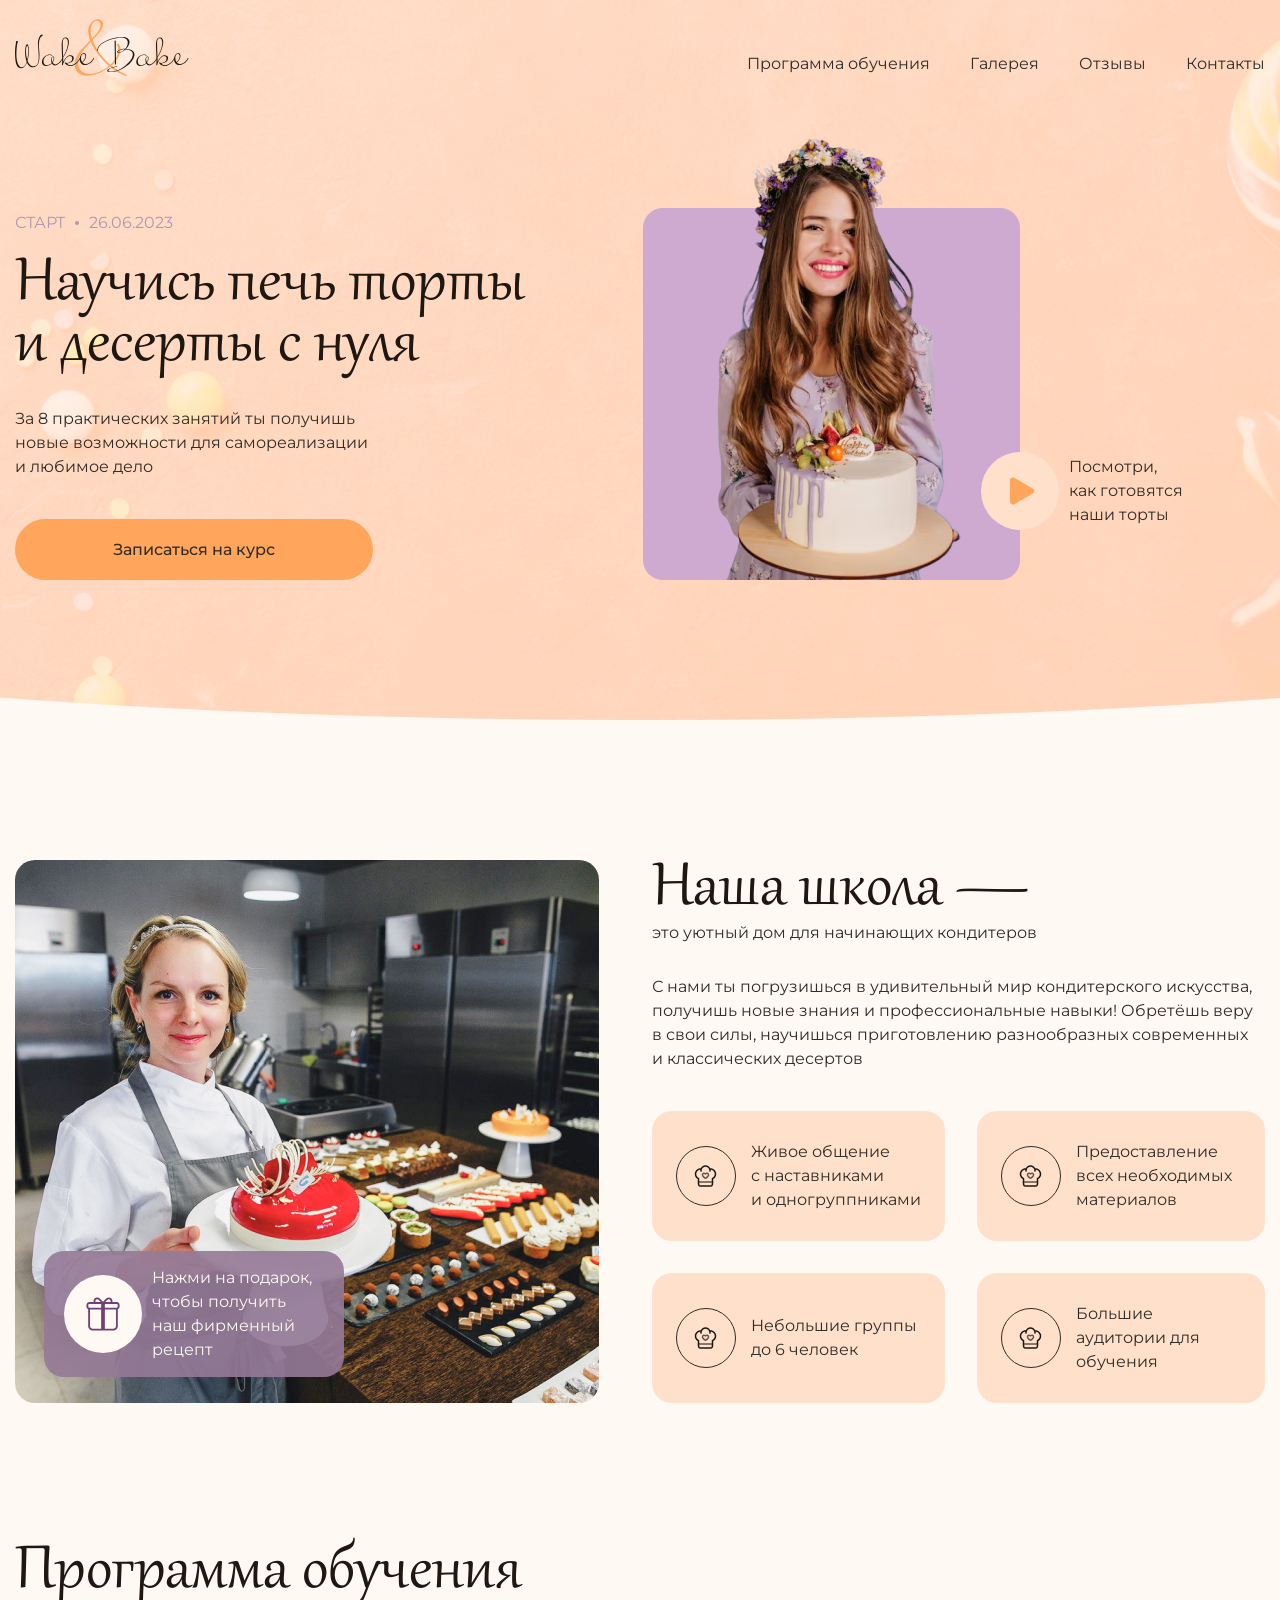
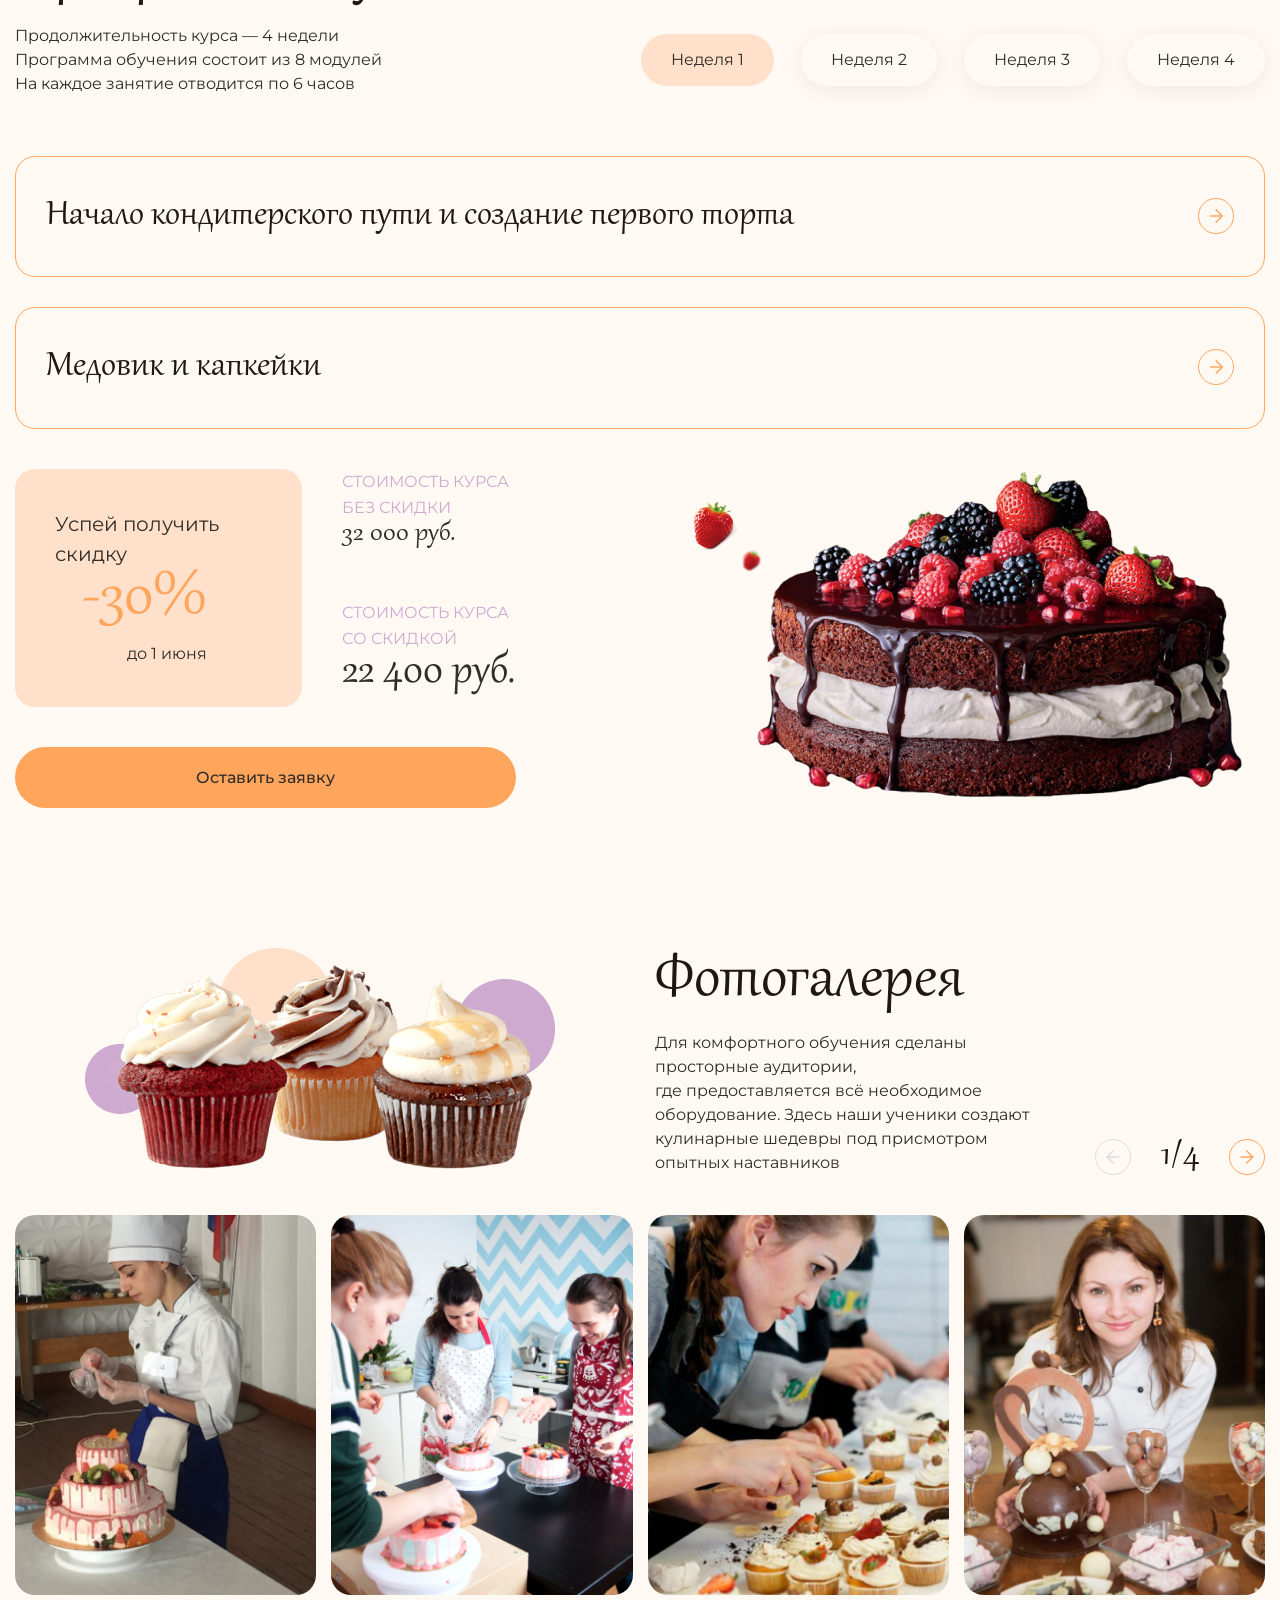
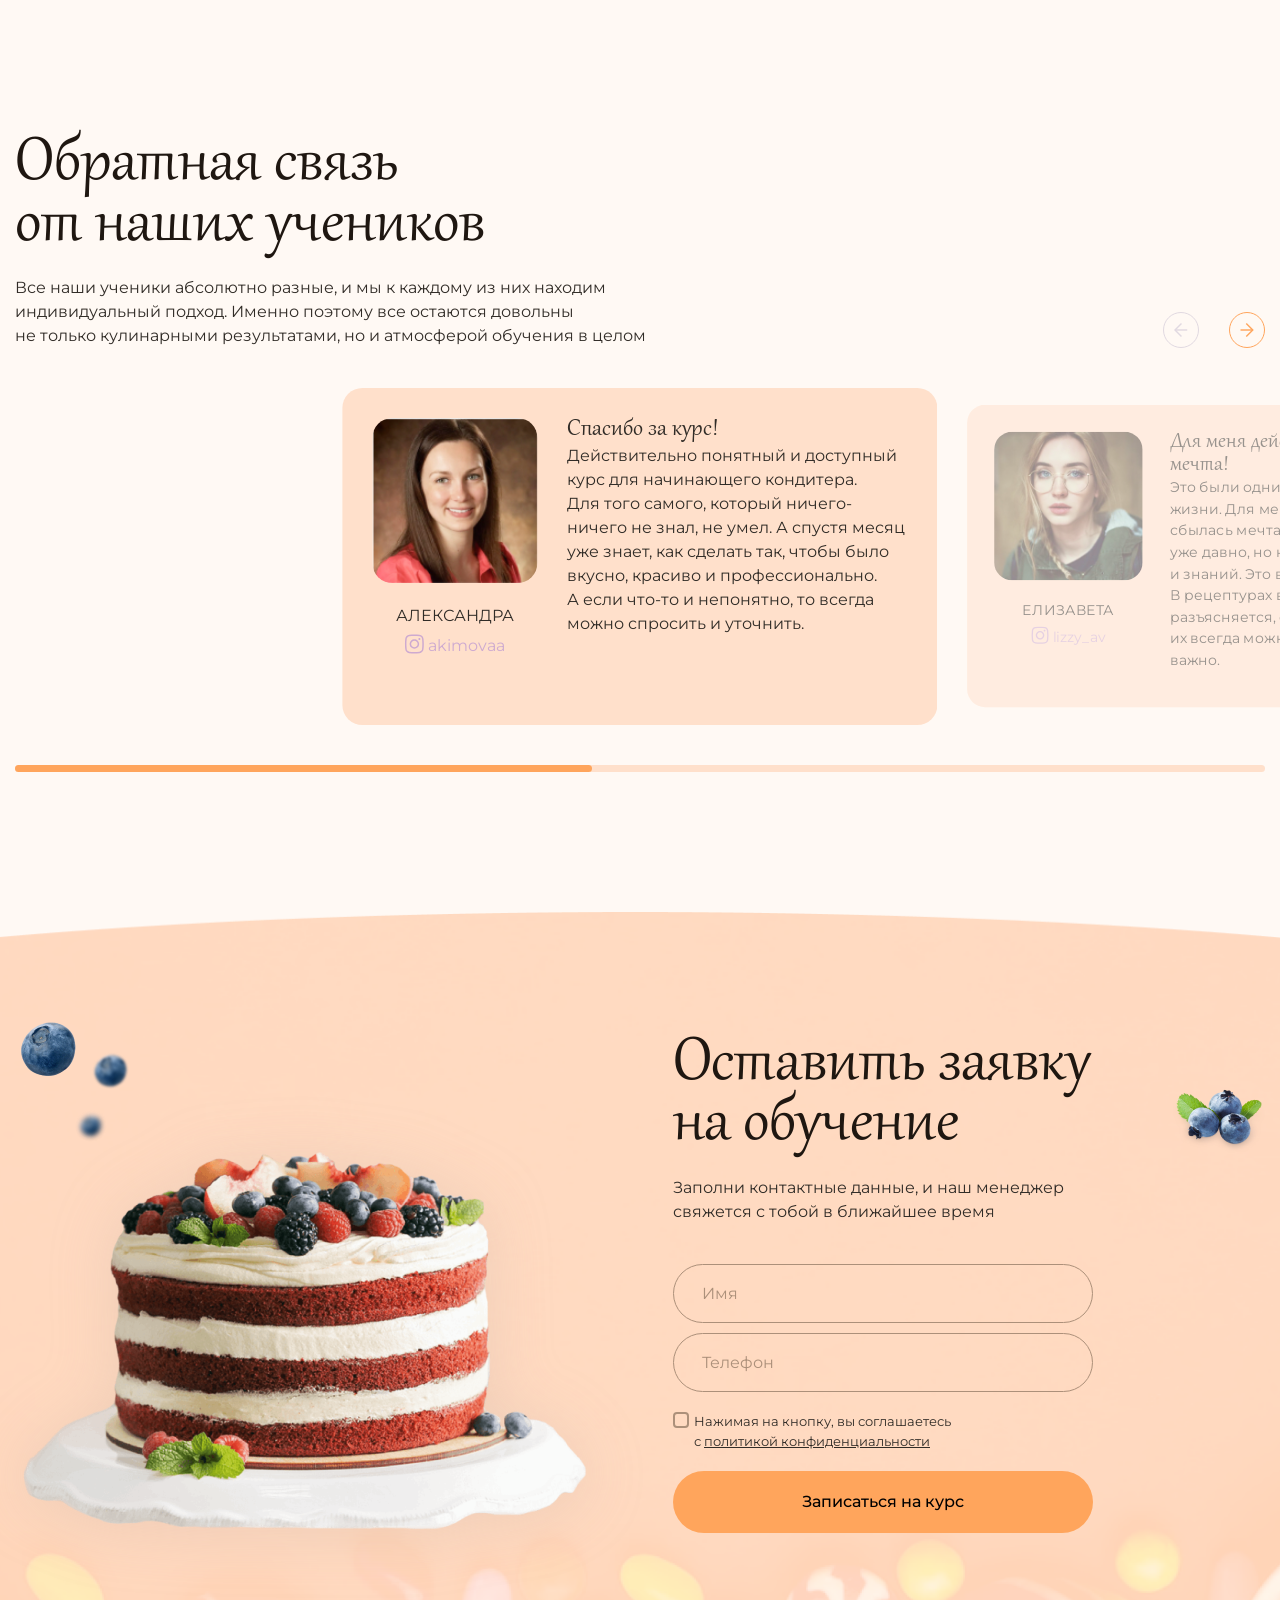
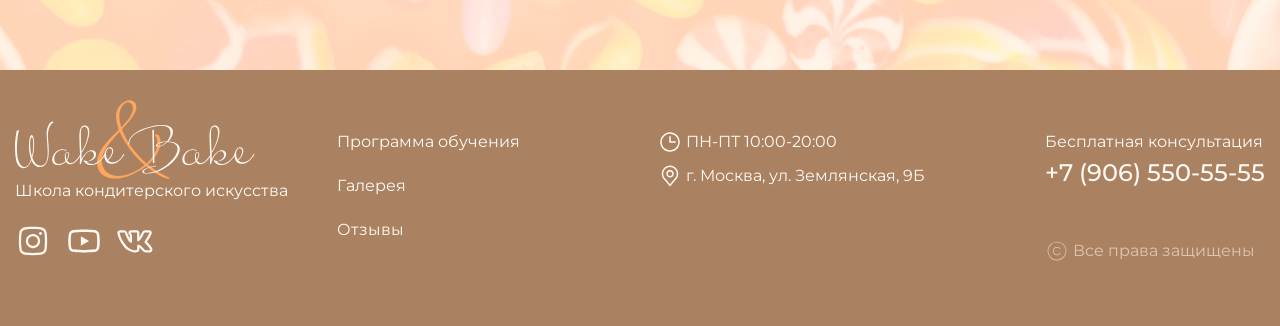
<file: Wake Bake/index.html>
<!DOCTYPE html>
<html lang="ru">

<head>
    <meta charset="UTF-8">
    <meta name="viewport" content="width=device-width, initial-scale=1.0">
    <title>Wake&Bake</title>
    <link rel="stylesheet" href="css/swiper-bundle.min.css">
    <link rel="stylesheet" href="css/style.css">
</head>

<body class="body">
    <div class="wrapper">
        <header class="header">
            <div class="header__top">
                <div class="container">
                    <div class="header__inner">
                        <a class="header__logo" href="#">
                            <img src="./img/icons/logo/logo-Dark.svg" alt="/">
                        </a>
                        <nav class="nav__item">
                            <ul class="nav__list">
                                <li class="list__item">
                                    <a class="list__link" href="#program"> Программа обучения</a>
                                </li>
                                <li class="list__item">
                                    <a class="list__link" href="#galerey">Галерея</a>
                                </li>
                                <li class="list__item">
                                    <a class="list__link" href="#testimonials">Отзывы</a>
                                </li>
                                <li class="list__item">
                                    <a class="list__link" href="#contact">Контакты</a>
                                </li>
                            </ul>
                        </nav>
                        <a class="burger-icon" href="#">
                            <span></span>
                        </a>

                    </div>
                </div>
            </div>
            <section class="hero">
                <div class="container">
                    <div class="hero__inner">
                        <div class="hero__content">
                            <div class="hero__info">
                                <span>Старт</span>
                                <span>26.06.2023</span>
                            </div>
                            <h1 class="hero__title">Научись печь торты и десерты с нуля</h1>
                            <p class="hero__text">
                                За 8 практических занятий ты получишь новые возможности для самореализации и любимое
                                дело
                            </p>
                            <div class="hero__img-control hero__img-control--mobile">
                                <a class="hero__img-button" data-fslightbox href="media/cake.mp4">
                                    <img src="./img/icons/play.svg" alt="">
                                </a>
                                Посмотри, как готовятся наши торты
                            </div>
                            <a class="hero__button button" href="#contact">Записаться на курс</a>
                        </div>
                        <div class="hero__img">
                            <img src="./img/content/girl-1.png" alt="">
                            <div class="hero__img-control">
                                <a class="hero__img-button" data-fslightbox='play' href="media/cake.mp4">
                                    <img src="./img/icons/play.svg" alt="">
                                </a>
                                Посмотри, как готовятся наши торты
                            </div>
                        </div>
                    </div>
                </div>
            </section>
        </header>
        <main class="main">
            <section class=" about__indent about">
                <div class="container">
                    <div class="about__inner">
                        <div class="about__img">
                            <img src="img/content/girl-2.jpg" alt="">
                            <div class="about__img-control">
                                <a class="about__img-button" href="#">
                                    <img src="img/icons/gift.svg" alt="">
                                </a>
                                Нажми на подарок, чтобы получить наш фирменный рецепт
                            </div>
                        </div>
                        <div class="about__info">
                            <h2 class="h2">Наша школа —
                            </h2>
                            <p class="title__text">это уютный дом для начинающих кондитеров</p>
                            <p class="about__text">С нами ты погрузишься в удивительный мир кондитерского искусства,
                                получишь новые
                                знания и профессиональные навыки! Обретёшь веру в свои силы, научишься приготовлению
                                разнообразных современных и классических десертов</p>
                        </div>
                        <ul class="about__cards">
                            <li class="cards__list">
                                <div class="cards__img">
                                    <img src="img/icons/hat-2.svg" alt="">
                                </div>
                                <p class="cards__info">Живое общение с наставниками и одногруппниками</p>
                            </li>
                            <li class="cards__list">
                                <div class="cards__img">
                                    <img src="img/icons/hat-2.svg" alt="">
                                </div>
                                <p class="cards__info">Предоставление всех необходимых материалов</p>
                            </li>
                            <li class="cards__list">
                                <div class="cards__img">
                                    <img src="img/icons/hat-2.svg" alt="">
                                </div>
                                <p class="cards__info">Небольшие группы до 6 человек</p>
                            </li>
                            <li class="cards__list">
                                <div class="cards__img">
                                    <img src="img/icons/hat-2.svg" alt="">
                                </div>
                                <p class="cards__info">Большие аудитории для обучения</p>
                            </li>
                        </ul>
                    </div>
                </div>
            </section>
            <section class="main__program program" id="program">
                <div class="container">
                    <h2 class="h2 h2__title">
                        Программа обучения
                    </h2>
                    <div class="program__top">
                        <p class="program__text-title">
                            Продолжительность курса — 4 недели
                            <br>
                            Программа обучения состоит из 8 модулей
                            <br>
                            На каждое занятие отводится по 6 часов
                        </p>
                        <ul class="tab-controls">
                            <li class="tab-controls__item">
                                <a class="tab-controls__link tab-controls__item--active" href="#tab1">
                                    Неделя 1
                                </a>
                            </li>
                            <li class="tab-controls__item">
                                <a class="tab-controls__link" href="#tab2">
                                    Неделя 2
                                </a>
                            </li>
                            <li class="tab-controls__item">
                                <a class="tab-controls__link" href="#tab3">
                                    Неделя 3
                                </a>
                            </li>
                            <li class="tab-controls__item">
                                <a class="tab-controls__link" href="#tab4">
                                    Неделя 4
                                </a>
                            </li>
                        </ul>
                    </div>
                    <div class="tab-content tab-content--show" id="tab1">
                        <ul class="accordion-list">
                            <li class="accordion-list__item ">
                                <a href="#" class="accordion-list__control">
                                    <h3 class="accordion-list__control-title">
                                        Начало кондитерского пути и создание первого торта
                                    </h3>
                                    <div class="accordion-list__control-icon">
                                        <svg width="14" height="14" viewBox="0 0 14 14" fill="none"
                                            xmlns="http://www.w3.org/2000/svg">
                                            <path
                                                d="M5.25653 12.96L11.2325 6.984L5.25654 1.008L6.26454 -3.0528e-07L13.2485 6.984L6.26454 13.968L5.25653 12.96Z"
                                                fill="#FFA55C" />
                                            <path
                                                d="M12.2402 6.26465L12.2402 7.70465L0.000234839 7.70465L0.000234902 6.26465L12.2402 6.26465Z"
                                                fill="#FFA55C" />
                                        </svg>
                                    </div>
                                </a>
                                <div class="accordion-list__content">
                                    <div class="accordion-content">
                                        <div class="accordion-content__col">
                                            <h6 class="accordion-content__title">
                                                Теория:
                                            </h6>
                                            <ul class="accordion-content__list">
                                                <li class="accordion-content__item">
                                                    <div class="accordion-content__icon">
                                                        <img src="img/icons/hat-1.svg" alt="">
                                                    </div>
                                                    Организация рабочего места
                                                </li>
                                                <li class="accordion-content__item">
                                                    <div class="accordion-content__icon">
                                                        <img src="img/icons/hat-1.svg" alt="">
                                                    </div>
                                                    Подготовка необходимого инвентаря
                                                </li>
                                                <li class="accordion-content__item">
                                                    <div class="accordion-content__icon">
                                                        <img src="img/icons/hat-1.svg" alt="">
                                                    </div>
                                                    Выбор необходимых продуктов
                                                </li>
                                                <li class="accordion-content__item">
                                                    <div class="accordion-content__icon">
                                                        <img src="img/icons/hat-1.svg" alt="">
                                                    </div>
                                                    Советы по закупке необходимых продуктов и инвентаря
                                                </li>
                                                <li class="accordion-content__item">
                                                    <div class="accordion-content__icon">
                                                        <img src="img/icons/hat-1.svg" alt="">
                                                    </div>
                                                    Обзор хранения и заготовки сырья
                                                </li>
                                            </ul>
                                        </div>
                                        <div class="accordion-content__col">
                                            <h6 class="accordion-content__title">
                                                Практика:
                                            </h6>
                                            <p class="accordion-content-text">Испечёшь морковный торт с солёной
                                                карамелью</p>
                                        </div>

                                    </div>
                                </div>
                            </li>
                            <li class="accordion-list__item">
                                <a href="#" class="accordion-list__control">
                                    <h3 class="accordion-list__control-title">
                                        Медовик и капкейки
                                    </h3>
                                    <div class="accordion-list__control-icon">
                                        <svg width="14" height="14" viewBox="0 0 14 14" fill="none"
                                            xmlns="http://www.w3.org/2000/svg">
                                            <path
                                                d="M5.25653 12.96L11.2325 6.984L5.25654 1.008L6.26454 -3.0528e-07L13.2485 6.984L6.26454 13.968L5.25653 12.96Z"
                                                fill="#FFA55C" />
                                            <path
                                                d="M12.2402 6.26465L12.2402 7.70465L0.000234839 7.70465L0.000234902 6.26465L12.2402 6.26465Z"
                                                fill="#FFA55C" />
                                        </svg>
                                    </div>
                                </a>
                                <div class="accordion-list__content">
                                    <div class="accordion-content">
                                        <div class="accordion-content__col">
                                            <h6 class="accordion-content__title">
                                                Теория:
                                            </h6>
                                            <ul class="accordion-content__list">
                                                <li class="accordion-content__item">
                                                    <div class="accordion-content__icon">
                                                        <img src="img/icons/hat-1.svg" alt="">
                                                    </div>
                                                    Приготовление и украшение капкейков
                                                </li>
                                                <li class="accordion-content__item">
                                                    <div class="accordion-content__icon">
                                                        <img src="img/icons/hat-1.svg" alt="">
                                                    </div>
                                                    Изготовление крема и конфи
                                                </li>
                                                <li class="accordion-content__item">
                                                    <div class="accordion-content__icon">
                                                        <img src="img/icons/hat-1.svg" alt="">
                                                    </div>
                                                    Приготовление медовых коржей для торта
                                                </li>
                                                <li class="accordion-content__item">
                                                    <div class="accordion-content__icon">
                                                        <img src="img/icons/hat-1.svg" alt="">
                                                    </div>
                                                    Пропитка коржей и сборка торта
                                                </li>

                                            </ul>
                                        </div>
                                        <div class="accordion-content__col">
                                            <h6 class="accordion-content__title">
                                                Практика:
                                            </h6>
                                            <p class="accordion-content-text">Испечёшь капкейки, приготовишь крем
                                                и конфи, а также сделаешь своё первое пирожное — медовик</p>
                                        </div>

                                    </div>
                                </div>
                            </li>
                        </ul>
                    </div>
                    <div class="tab-content" id="tab2">
                        <ul class="accordion-list">

                            <li class="accordion-list__item">
                                <a href="#" class="accordion-list__control">
                                    <h3 class="accordion-list__control-title">
                                        Песочное тесто и чизкейк
                                    </h3>
                                    <div class="accordion-list__control-icon">
                                        <svg width="14" height="14" viewBox="0 0 14 14" fill="none"
                                            xmlns="http://www.w3.org/2000/svg">
                                            <path
                                                d="M5.25653 12.96L11.2325 6.984L5.25654 1.008L6.26454 -3.0528e-07L13.2485 6.984L6.26454 13.968L5.25653 12.96Z"
                                                fill="#FFA55C" />
                                            <path
                                                d="M12.2402 6.26465L12.2402 7.70465L0.000234839 7.70465L0.000234902 6.26465L12.2402 6.26465Z"
                                                fill="#FFA55C" />
                                        </svg>
                                    </div>
                                </a>
                                <div class="accordion-list__content">
                                    <div class="accordion-content">
                                        <div class="accordion-content__col">
                                            <h6 class="accordion-content__title">
                                                Теория:
                                            </h6>
                                            <ul class="accordion-content__list">
                                                <li class="accordion-content__item">
                                                    <div class="accordion-content__icon">
                                                        <img src="img/icons/hat-1.svg" alt="">
                                                    </div>
                                                    Приготовление песочного теста
                                                </li>
                                                <li class="accordion-content__item">
                                                    <div class="accordion-content__icon">
                                                        <img src="img/icons/hat-1.svg" alt="">
                                                    </div>
                                                    Тонкости в приготовлении меренги
                                                </li>
                                                <li class="accordion-content__item">
                                                    <div class="accordion-content__icon">
                                                        <img src="img/icons/hat-1.svg" alt="">
                                                    </div>
                                                    Изготовление заварного крема
                                                <li class="accordion-content__item">
                                                    <div class="accordion-content__icon">
                                                        <img src="img/icons/hat-1.svg" alt="">
                                                    </div>
                                                    Выпечка тарталеток
                                                </li>
                                                <li class="accordion-content__item">
                                                    <div class="accordion-content__icon">
                                                        <img src="img/icons/hat-1.svg" alt="">
                                                    </div>
                                                    Приготовление нежного чизкейка
                                                </li>

                                            </ul>
                                        </div>
                                        <div class="accordion-content__col">
                                            <h6 class="accordion-content__title">
                                                Практика:
                                            </h6>
                                            <p class="accordion-content-text">Приготовишь меренги, сделаешь заварной
                                                крем для тарталеток и испечёшь свой первый чизкейк</p>
                                        </div>

                                    </div>
                                </div>
                            </li>
                            <li class="accordion-list__item">
                                <a href="#" class="accordion-list__control">
                                    <h3 class="accordion-list__control-title">
                                        Бисквиты
                                    </h3>
                                    <div class="accordion-list__control-icon">
                                        <svg width="14" height="14" viewBox="0 0 14 14" fill="none"
                                            xmlns="http://www.w3.org/2000/svg">
                                            <path
                                                d="M5.25653 12.96L11.2325 6.984L5.25654 1.008L6.26454 -3.0528e-07L13.2485 6.984L6.26454 13.968L5.25653 12.96Z"
                                                fill="#FFA55C" />
                                            <path
                                                d="M12.2402 6.26465L12.2402 7.70465L0.000234839 7.70465L0.000234902 6.26465L12.2402 6.26465Z"
                                                fill="#FFA55C" />
                                        </svg>
                                    </div>
                                </a>
                                <div class="accordion-list__content">
                                    <div class="accordion-content">
                                        <div class="accordion-content__col">
                                            <h6 class="accordion-content__title">
                                                Теория:
                                            </h6>
                                            <ul class="accordion-content__list">
                                                <li class="accordion-content__item">
                                                    <div class="accordion-content__icon">
                                                        <img src="img/icons/hat-1.svg" alt="">
                                                    </div>
                                                    Тонкости выпечки бисквитов
                                                </li>
                                                <li class="accordion-content__item">
                                                    <div class="accordion-content__icon">
                                                        <img src="img/icons/hat-1.svg" alt="">
                                                    </div>
                                                    Приготовление ванильного бисквита
                                                </li>
                                                <li class="accordion-content__item">
                                                    <div class="accordion-content__icon">
                                                        <img src="img/icons/hat-1.svg" alt="">
                                                    </div>
                                                    Приготовление фисташкового бисквита
                                                </li>
                                                <li class="accordion-content__item">
                                                    <div class="accordion-content__icon">
                                                        <img src="img/icons/hat-1.svg" alt="">
                                                    </div>
                                                    Приготовление шоколадного бисквита
                                                </li>

                                            </ul>
                                        </div>
                                        <div class="accordion-content__col">
                                            <h6 class="accordion-content__title">
                                                Практика:
                                            </h6>
                                            <p class="accordion-content-text">Отработаешь выпечку трёх бисквитов
                                                для будущих тортов</p>
                                        </div>

                                    </div>
                                </div>
                            </li>
                        </ul>
                    </div>
                    <div class="tab-content" id="tab3">
                        <ul class="accordion-list">
                            <li class="accordion-list__item ">
                                <a href="#" class="accordion-list__control">
                                    <h3 class="accordion-list__control-title">
                                        Дрожжевое тесто
                                    </h3>
                                    <div class="accordion-list__control-icon">
                                        <svg width="14" height="14" viewBox="0 0 14 14" fill="none"
                                            xmlns="http://www.w3.org/2000/svg">
                                            <path
                                                d="M5.25653 12.96L11.2325 6.984L5.25654 1.008L6.26454 -3.0528e-07L13.2485 6.984L6.26454 13.968L5.25653 12.96Z"
                                                fill="#FFA55C" />
                                            <path
                                                d="M12.2402 6.26465L12.2402 7.70465L0.000234839 7.70465L0.000234902 6.26465L12.2402 6.26465Z"
                                                fill="#FFA55C" />
                                        </svg>
                                    </div>
                                </a>
                                <div class="accordion-list__content">
                                    <div class="accordion-content">
                                        <div class="accordion-content__col">
                                            <h6 class="accordion-content__title">
                                                Теория:
                                            </h6>
                                            <ul class="accordion-content__list">
                                                <li class="accordion-content__item">
                                                    <div class="accordion-content__icon">
                                                        <img src="img/icons/hat-1.svg" alt="">
                                                    </div>
                                                    Технология приготовления дрожжевого теста: тонкости и советы
                                                </li>
                                                <li class="accordion-content__item">
                                                    <div class="accordion-content__icon">
                                                        <img src="img/icons/hat-1.svg" alt="">
                                                    </div>
                                                    Приготовление песочного теста
                                                </li>
                                                <li class="accordion-content__item">
                                                    <div class="accordion-content__icon">
                                                        <img src="img/icons/hat-1.svg" alt="">
                                                    </div>
                                                    Рецептурные нюансы
                                                </li>
                                            </ul>
                                        </div>
                                        <div class="accordion-content__col">
                                            <h6 class="accordion-content__title">
                                                Практика:
                                            </h6>
                                            <p class="accordion-content-text">Приготовишь заготовку для торта</p>
                                        </div>

                                    </div>
                                </div>
                            </li>
                            <li class="accordion-list__item">
                                <a href="#" class="accordion-list__control">
                                    <h3 class="accordion-list__control-title">
                                        Работа с кремами
                                    </h3>
                                    <div class="accordion-list__control-icon">
                                        <svg width="14" height="14" viewBox="0 0 14 14" fill="none"
                                            xmlns="http://www.w3.org/2000/svg">
                                            <path
                                                d="M5.25653 12.96L11.2325 6.984L5.25654 1.008L6.26454 -3.0528e-07L13.2485 6.984L6.26454 13.968L5.25653 12.96Z"
                                                fill="#FFA55C" />
                                            <path
                                                d="M12.2402 6.26465L12.2402 7.70465L0.000234839 7.70465L0.000234902 6.26465L12.2402 6.26465Z"
                                                fill="#FFA55C" />
                                        </svg>
                                    </div>
                                </a>
                                <div class="accordion-list__content">
                                    <div class="accordion-content">
                                        <div class="accordion-content__col">
                                            <h6 class="accordion-content__title">
                                                Теория:
                                            </h6>
                                            <ul class="accordion-content__list">
                                                <li class="accordion-content__item">
                                                    <div class="accordion-content__icon">
                                                        <img src="img/icons/hat-1.svg" alt="">
                                                    </div>
                                                    Приготовление кремов: ганаши, кремю
                                                </li>
                                                <li class="accordion-content__item">
                                                    <div class="accordion-content__icon">
                                                        <img src="img/icons/hat-1.svg" alt="">
                                                    </div>
                                                    Создание заварного теста
                                                </li>
                                                <li class="accordion-content__item">
                                                    <div class="accordion-content__icon">
                                                        <img src="img/icons/hat-1.svg" alt="">
                                                    </div>
                                                    Приготовление профитролей и нескольких видов кремов
                                                </li>
                                            </ul>
                                        </div>
                                        <div class="accordion-content__col">
                                            <h6 class="accordion-content__title">
                                                Практика:
                                            </h6>
                                            <p class="accordion-content-text">Приготовишь профитроли и несколько видов
                                                кремов</p>
                                        </div>

                                    </div>
                                </div>
                            </li>
                        </ul>
                    </div>
                    <div class="tab-content" id="tab4">
                        <ul class="accordion-list">
                            <li class="accordion-list__item ">
                                <a href="#" class="accordion-list__control">
                                    <h3 class="accordion-list__control-title">
                                        Mille-feuille, или Наполеон
                                    </h3>
                                    <div class="accordion-list__control-icon">
                                        <svg width="14" height="14" viewBox="0 0 14 14" fill="none"
                                            xmlns="http://www.w3.org/2000/svg">
                                            <path
                                                d="M5.25653 12.96L11.2325 6.984L5.25654 1.008L6.26454 -3.0528e-07L13.2485 6.984L6.26454 13.968L5.25653 12.96Z"
                                                fill="#FFA55C" />
                                            <path
                                                d="M12.2402 6.26465L12.2402 7.70465L0.000234839 7.70465L0.000234902 6.26465L12.2402 6.26465Z"
                                                fill="#FFA55C" />
                                        </svg>
                                    </div>
                                </a>
                                <div class="accordion-list__content">
                                    <div class="accordion-content">
                                        <div class="accordion-content__col">
                                            <h6 class="accordion-content__title">
                                                Теория:
                                            </h6>
                                            <ul class="accordion-content__list">
                                                <li class="accordion-content__item">
                                                    <div class="accordion-content__icon">
                                                        <img src="img/icons/hat-1.svg" alt="">
                                                    </div>
                                                    Приготовление слоёного теста
                                                </li>
                                                <li class="accordion-content__item">
                                                    <div class="accordion-content__icon">
                                                        <img src="img/icons/hat-1.svg" alt="">
                                                    </div>
                                                    Рецептура и создание крема дипломат
                                                </li>
                                                <li class="accordion-content__item">
                                                    <div class="accordion-content__icon">
                                                        <img src="img/icons/hat-1.svg" alt="">
                                                    </div>
                                                    Приготовление французского морковного десерта
                                                </li>
                                            </ul>
                                        </div>
                                        <div class="accordion-content__col">
                                            <h6 class="accordion-content__title">
                                                Практика:
                                            </h6>
                                            <p class="accordion-content-text">Испечёте торт «Наполеон» и приготовите
                                                необычный морковный десерт</p>
                                        </div>

                                    </div>
                                </div>
                            </li>
                            <li class="accordion-list__item">
                                <a href="#" class="accordion-list__control">
                                    <h3 class="accordion-list__control-title">
                                        Завершение курса
                                    </h3>
                                    <div class="accordion-list__control-icon">
                                        <svg width="14" height="14" viewBox="0 0 14 14" fill="none"
                                            xmlns="http://www.w3.org/2000/svg">
                                            <path
                                                d="M5.25653 12.96L11.2325 6.984L5.25654 1.008L6.26454 -3.0528e-07L13.2485 6.984L6.26454 13.968L5.25653 12.96Z"
                                                fill="#FFA55C" />
                                            <path
                                                d="M12.2402 6.26465L12.2402 7.70465L0.000234839 7.70465L0.000234902 6.26465L12.2402 6.26465Z"
                                                fill="#FFA55C" />
                                        </svg>
                                    </div>
                                </a>
                                <div class="accordion-list__content">
                                    <div class="accordion-content">
                                        <div class="accordion-content__col">
                                            <h6 class="accordion-content__title">
                                                Теория:
                                            </h6>
                                            <ul class="accordion-content__list">
                                                <li class="accordion-content__item">
                                                    <div class="accordion-content__icon">
                                                        <img src="img/icons/hat-1.svg" alt="">
                                                    </div>
                                                    Работа кондитера на заказ
                                                </li>
                                                <li class="accordion-content__item">
                                                    <div class="accordion-content__icon">
                                                        <img src="img/icons/hat-1.svg" alt="">
                                                    </div>
                                                    Применение знаний о технологии выпечки к другим рецептам
                                                </li>
                                                <li class="accordion-content__item">
                                                    <div class="accordion-content__icon">
                                                        <img src="img/icons/hat-1.svg" alt="">
                                                    </div>
                                                    Разработка собственных рецептов
                                                </li>
                                            </ul>
                                        </div>
                                        <div class="accordion-content__col">
                                            <h6 class="accordion-content__title">
                                                Практика:
                                            </h6>
                                            <p class="accordion-content-text">Самостоятельно, без наставника испечёте
                                                торт на ваш выбор</p>
                                        </div>
                                    </div>
                                </div>
                            </li>
                        </ul>
                    </div>
                    <div class="program__bottom">
                        <div class="program__action">
                            <div class="program__discount">
                                Успей получить скидку
                                <div class="program__discount__value">
                                    -30%
                                </div>
                                <span>до 1 июня</span>
                            </div>
                            <div class="program__price">
                                <div class="program__price-text">
                                    Стоимость курса без скидки
                                </div>
                                <div class="program__price-value">
                                    32 000 руб.
                                </div>
                            </div>
                            <div class="program__price">
                                <div class="program__price-text">
                                    Стоимость курса со скидкой
                                </div>
                                <div class="program__price-value-action">
                                    22 400 руб.
                                </div>
                            </div>
                            <a href="#contact" class="button button__action">Оставить заявку</a>
                        </div>
                        <div class="program__cake">
                            <img src="img/decor/cake.png" alt="">
                        </div>
                    </div>
                </div>
            </section>
            <section class="gallerey main__gallerey" id="galerey">
                <div class="container">
                    <div class="gallerey__inner">
                        <div class="galerey__image">
                            <img src="img/decor/cupcakes.png" alt="">
                        </div>
                        <div class="gallerey__content">
                            <div class="gallerey__info">
                                <h2 class="h2 gallerey__h2">
                                    Фотогалерея
                                </h2>
                                <p class="gallerey__text">
                                    Для комфортного обучения сделаны просторные аудитории, где предоставляется
                                    всё необходимое оборудование. Здесь наши ученики создают кулинарные шедевры
                                    под присмотром опытных наставников
                                </p>
                            </div>
                            <div class="galerey__nav">
                                <button class="galerey__prev" type="button">
                                    <svg width="14" height="14" viewBox="0 0 14 14" fill="none"
                                        xmlns="http://www.w3.org/2000/svg">
                                        <path
                                            d="M7.992 1.00777L2.016 6.98377L7.992 12.9598L6.984 13.9678L-3.0528e-07 6.98377L6.984 -0.000227365L7.992 1.00777Z"
                                            fill="#FFA55C" />
                                        <path
                                            d="M1.00781 7.70312L1.00781 6.26313L13.2478 6.26312L13.2478 7.70312L1.00781 7.70312Z"
                                            fill="#FFA55C" />
                                    </svg>

                                </button>
                                <div class="galerey__pagination"></div>
                                <button class="galerey__next" type="button">
                                    <svg width="14" height="14" viewBox="0 0 14 14" fill="none"
                                        xmlns="http://www.w3.org/2000/svg">
                                        <path
                                            d="M5.77607 12.9756L11.7521 6.99962L5.77607 1.02363L6.78407 0.0156247L13.7681 6.99962L6.78407 13.9836L5.77607 12.9756Z"
                                            fill="#FFA55C" />
                                        <path
                                            d="M12.7598 6.28027L12.7598 7.72027L0.519766 7.72027L0.519766 6.28027L12.7598 6.28027Z"
                                            fill="#FFA55C" />
                                    </svg>
                                </button>
                            </div>
                        </div>
                    </div>
                    <div class="galerey__slider swiper">

                        <div class="galerey__wrapper swiper-wrapper">
                            <!-- Slides -->
                            <a class="galerey__slide swiper-slide" data-fslightbox="gallery"
                                href="img/content/gallery/1.jpg">
                                <img src="img/content/gallery/1.jpg" alt="">
                            </a>
                            <a class="galerey__slide swiper-slide" data-fslightbox="gallery"
                                href="img/content/gallery/2.jpg">
                                <img src="img/content/gallery/2.jpg" alt="">
                            </a>
                            <a class="galerey__slide swiper-slide" data-fslightbox="gallery"
                                href="img/content/gallery/3.jpg">
                                <img src="img/content/gallery/3.jpg" alt="">
                            </a>
                            <a class="galerey__slide swiper-slide" data-fslightbox="gallery"
                                href="img/content/gallery/4.jpg">
                                <img src="img/content/gallery/4.jpg" alt="">
                            </a>
                            <a class="galerey__slide swiper-slide" data-fslightbox="gallery"
                                href="img/content/gallery/4.jpg">
                                <img src="img/content/gallery/4.jpg" alt="">
                            </a>
                            <a class="galerey__slide swiper-slide" data-fslightbox="gallery"
                                href="img/content/gallery/1.jpg">
                                <img src="img/content/gallery/1.jpg" alt="">
                            </a>
                            <a class="galerey__slide swiper-slide" data-fslightbox="gallery"
                                href="img/content/gallery/2.jpg">
                                <img src="img/content/gallery/2.jpg" alt="">
                            </a>
                            ...
                        </div>

                    </div>
                </div>

            </section>
            <section class="main__testimonials testimonials" id="testimonials">
                <div class="container">
                    <div class="testimonials__inner">
                        <div class="testimonials__info">
                            <h2 class="h2 testimonials__h2">
                                Обратная связь от наших учеников
                            </h2>
                            <p class=testimonials__text>
                                Все наши ученики абсолютно разные, и мы к каждому из них находим индивидуальный подход.
                                Именно поэтому все остаются довольны не только кулинарными результатами, но и атмосферой
                                обучения в целом
                            </p>
                        </div>
                        <div class="testimonials__nav">
                            <button class="testimonials__prev" type="button">
                                <svg width="14" height="14" viewBox="0 0 14 14" fill="none"
                                    xmlns="http://www.w3.org/2000/svg">
                                    <path
                                        d="M7.992 1.00777L2.016 6.98377L7.992 12.9598L6.984 13.9678L-3.0528e-07 6.98377L6.984 -0.000227365L7.992 1.00777Z"
                                        fill="#FFA55C" />
                                    <path
                                        d="M1.00781 7.70312L1.00781 6.26313L13.2478 6.26312L13.2478 7.70312L1.00781 7.70312Z"
                                        fill="#FFA55C" />
                                </svg>
                            </button>
                            <button class="testimonials__next" type="button">
                                <svg width="14" height="14" viewBox="0 0 14 14" fill="none"
                                    xmlns="http://www.w3.org/2000/svg">
                                    <path
                                        d="M5.77607 12.9756L11.7521 6.99962L5.77607 1.02363L6.78407 0.0156247L13.7681 6.99962L6.78407 13.9836L5.77607 12.9756Z"
                                        fill="#FFA55C" />
                                    <path
                                        d="M12.7598 6.28027L12.7598 7.72027L0.519766 7.72027L0.519766 6.28027L12.7598 6.28027Z"
                                        fill="#FFA55C" />
                                </svg>
                            </button>
                        </div>
                    </div>
                    <div class="testimonials__slider swiper">
                        <div class="testimonials__wrapper swiper-wrapper">
                            <div class="testimonials__slide swiper-slide">
                                <div class="testimonials__student">
                                    <div class="testimonials__student-img">
                                        <img src="img/content/testimonials/1.jpg" alt="">
                                    </div>
                                    <div class="testimonials__student-name">
                                        Александра
                                    </div>
                                    <div class="testimonials__student-inst">
                                        <img src="img/icons/socials/instagram-1.svg" alt="">
                                        akimovaa
                                    </div>
                                </div>
                                <blockquote class="testimonials__quote">
                                    <span>
                                        Спасибо за курс!
                                    </span>
                                    Действительно понятный и доступный курс для начинающего кондитера. Для того самого,
                                    который ничего-ничего не знал, не умел. А спустя месяц уже знает, как сделать так,
                                    чтобы было вкусно, красиво и профессионально. А если что-то и непонятно, то всегда
                                    можно спросить и уточнить.
                                </blockquote>
                            </div>
                            <div class="testimonials__slide swiper-slide">
                                <div class="testimonials__student">
                                    <div class="testimonials__student-img">
                                        <img src="img/content/testimonials/2.jpg" alt="">
                                    </div>
                                    <div class="testimonials__student-name">Елизавета</div>
                                    <div class="testimonials__student-inst">
                                        <img src="img/icons/socials/instagram-1.svg" alt="">
                                        lizzy_av
                                    </div>
                                </div>
                                <blockquote class="testimonials__quote">
                                    <span>
                                        Для меня действительно сбылась мечта!
                                    </span>
                                    Это были одни из лучших месяцев моей жизни. Для меня действительно сбылась мечта,
                                    к которой я шла уже давно, но не хватало опыта и знаний. Это все дала мне ваша
                                    школа. В рецептурах все довольно понятно разъясняется, если есть вопросы, их всегда
                                    можно задать, что не мало важно.
                                </blockquote>
                            </div>
                            <div class="testimonials__slide swiper-slide">
                                <div class="testimonials__student">
                                    <div class="testimonials__student-img">
                                        <img src="img/content/testimonials/3.jpg" alt="">
                                    </div>
                                    <div class="testimonials__student-name">
                                        игорь
                                    </div>
                                    <div class="testimonials__student-inst">
                                        <img src="img/icons/socials/instagram-1.svg" alt="">
                                        igor_sverlovskii
                                    </div>
                                </div>
                                <blockquote class="testimonials__quote">
                                    <span>
                                        Здесь я узнал много чего нового!
                                    </span>
                                    Спасибо большое Wake & Bake за такой курс! Здесь я узнал много чего нового для меня!
                                    Курс очень хороший, захватывает самые актуальные темы для кондитера! Мне понравилось
                                    что всегда была поддержка не только со стороны куратора
                                    но и таких же учеников-кондитеров как и я. Мне прям аж будет не хватать всего этого.
                                </blockquote>
                            </div>
                            <div class="testimonials__slide swiper-slide">
                                <div class="testimonials__student">
                                    <div class="testimonials__student-img">
                                        <img src="img/content/testimonials/2.jpg" alt="">
                                    </div>
                                    <div class="testimonials__student-name">Елизавета</div>
                                    <div class="testimonials__student-inst">
                                        <img src="img/icons/socials/instagram-1.svg" alt="">
                                        lizzy_av
                                    </div>
                                </div>
                                <blockquote class="testimonials__quote">
                                    <span>
                                        Для меня действительно сбылась мечта!
                                    </span>
                                    Это были одни из лучших месяцев моей жизни. Для меня действительно сбылась мечта,
                                    к которой я шла уже давно, но не хватало опыта и знаний. Это все дала мне ваша
                                    школа. В рецептурах все довольно понятно разъясняется, если есть вопросы, их всегда
                                    можно задать, что не мало важно.
                                </blockquote>
                            </div>
                        </div>
                        <div class="testimonials__scrollbar swiper-scrollbar"></div>
                    </div>
                </div>
            </section>
            <section class="contact" id="contact">
                <div class="container">
                    <div class="contact__inner">
                        <div class="contact__img">
                            <img src="img/decor/cake-2.png" alt="">
                        </div>
                        <div class="contact__body">
                            <h2 class="h2 contact__h2">
                                Оставить заявку на обучение
                            </h2>
                            <p class="contact__text">
                                Заполни контактные данные, и наш менеджер свяжется с тобой в ближайшее время
                            </p>
                            <form class="contact__form">
                                <label class=" modal__form-label field">
                                    <input class="field__input" type="email" placeholder="Имя">
                                    <span>Введите Имя</span>
                                </label>
                                <input class="contact__input" type="tel" placeholder="Телефон">
                                <label class="contact__check-label">
                                    <input class="contact__chekbox" type="checkbox">
                                    <span>
                                        Нажимая на кнопку, вы соглашаетесь с <a href="#">политикой
                                            конфиденциальности</a>
                                    </span>
                                </label>
                                <button type="submit" class="button">
                                    Записаться на курс
                                </button>
                            </form>
                        </div>
                    </div>
                </div>
            </section>


        </main>
        <footer class="footer">
            <div class="container">
                <div class="footer__inner">
                    <div class="footer__col">
                        <a class="footer__logo" href="#">
                            <img src="img/icons/logo/logo-white.svg" alt="/">
                        </a>
                        <p class="footer__logo-text">
                            Школа кондитерского искусства
                        </p>
                        <div class="socials">
                            <ul class="social__list">
                                <li class="social__item">
                                    <a class="social__link" href="#">
                                        <svg width="36" height="36" viewBox="0 0 36 36" fill="none"
                                            xmlns="http://www.w3.org/2000/svg">
                                            <path
                                                d="M24 10.5C24 10.1022 24.158 9.72064 24.4393 9.43934C24.7206 9.15804 25.1022 9 25.5 9C25.8978 9 26.2794 9.15804 26.5607 9.43934C26.842 9.72064 27 10.1022 27 10.5C27 10.8978 26.842 11.2794 26.5607 11.5607C26.2794 11.842 25.8978 12 25.5 12C25.1022 12 24.7206 11.842 24.4393 11.5607C24.158 11.2794 24 10.8978 24 10.5Z"
                                                fill="#FFF9F4" />
                                            <path fill-rule="evenodd" clip-rule="evenodd"
                                                d="M18 10.875C16.1103 10.875 14.2981 11.6257 12.9619 12.9619C11.6257 14.2981 10.875 16.1103 10.875 18C10.875 19.8897 11.6257 21.7019 12.9619 23.0381C14.2981 24.3743 16.1103 25.125 18 25.125C19.8897 25.125 21.7019 24.3743 23.0381 23.0381C24.3743 21.7019 25.125 19.8897 25.125 18C25.125 16.1103 24.3743 14.2981 23.0381 12.9619C21.7019 11.6257 19.8897 10.875 18 10.875ZM13.125 18C13.125 16.7071 13.6386 15.4671 14.5529 14.5529C15.4671 13.6386 16.7071 13.125 18 13.125C19.2929 13.125 20.5329 13.6386 21.4471 14.5529C22.3614 15.4671 22.875 16.7071 22.875 18C22.875 19.2929 22.3614 20.5329 21.4471 21.4471C20.5329 22.3614 19.2929 22.875 18 22.875C16.7071 22.875 15.4671 22.3614 14.5529 21.4471C13.6386 20.5329 13.125 19.2929 13.125 18Z"
                                                fill="#FFF9F4" />
                                            <path fill-rule="evenodd" clip-rule="evenodd"
                                                d="M25.8871 4.24833C20.6451 3.66722 15.355 3.66722 10.1131 4.24833C7.09508 4.58583 4.65758 6.96333 4.30358 9.99633C3.68168 15.3132 3.68168 20.6845 4.30358 26.0013C4.65758 29.0343 7.09358 31.4118 10.1131 31.7493C15.3551 32.3298 20.6451 32.3298 25.8871 31.7493C28.9051 31.4118 31.3426 29.0343 31.6966 26.0013C32.3186 20.6845 32.3186 15.3132 31.6966 9.99633C31.3426 6.96333 28.9066 4.58583 25.8871 4.24833ZM10.3621 6.48333C15.4385 5.92064 20.5616 5.92064 25.6381 6.48333C27.6331 6.70833 29.2306 8.28183 29.4631 10.2588C30.0645 15.4013 30.0645 20.5964 29.4631 25.7388C29.3428 26.7064 28.8999 27.6052 28.2058 28.29C27.5118 28.9747 26.6072 29.4056 25.6381 29.5128C20.5616 30.0756 15.4385 30.0756 10.3621 29.5128C9.39299 29.4056 8.48836 28.9747 7.79432 28.29C7.10027 27.6052 6.65734 26.7064 6.53708 25.7388C5.93566 20.5964 5.93566 15.4013 6.53708 10.2588C6.65734 9.29127 7.10027 8.3925 7.79432 7.70771C8.48836 7.02292 9.39299 6.59059 10.3621 6.48333Z"
                                                fill="#FFF9F4" />
                                        </svg>
                                    </a>
                                </li>
                                <li class="social__item">
                                    <a class="social__link" href="#">
                                        <svg width="36" height="36" viewBox="0 0 36 36" fill="none"
                                            xmlns="http://www.w3.org/2000/svg">
                                            <path
                                                d="M33.75 17.902C33.75 17.8246 33.75 17.7367 33.7465 17.6348C33.743 17.35 33.7359 17.0301 33.7289 16.6891C33.7008 15.7082 33.6516 14.7309 33.5742 13.8098C33.4688 12.5406 33.3141 11.4824 33.1031 10.6879C32.8805 9.85873 32.4442 9.10251 31.8377 8.49483C31.2313 7.88715 30.476 7.44928 29.6473 7.225C28.6523 6.95781 26.7047 6.79258 23.9625 6.69062C22.6582 6.64141 21.2625 6.60977 19.8668 6.59219C19.3781 6.58516 18.9246 6.58164 18.5168 6.57812H17.4832C17.0754 6.58164 16.6219 6.58516 16.1332 6.59219C14.7375 6.60977 13.3418 6.64141 12.0375 6.69062C9.29531 6.79609 7.34414 6.96133 6.35273 7.225C5.52375 7.44873 4.76813 7.88641 4.1616 8.49418C3.55507 9.10195 3.11892 9.85846 2.89688 10.6879C2.68242 11.4824 2.53125 12.5406 2.42578 13.8098C2.34844 14.7309 2.29922 15.7082 2.27109 16.6891C2.26055 17.0301 2.25703 17.35 2.25352 17.6348C2.25352 17.7367 2.25 17.8246 2.25 17.902V18.0988C2.25 18.1762 2.25 18.2641 2.25352 18.366C2.25703 18.6508 2.26406 18.9707 2.27109 19.3117C2.29922 20.2926 2.34844 21.2699 2.42578 22.191C2.53125 23.4602 2.68594 24.5184 2.89688 25.3129C3.34688 26.9969 4.66875 28.3258 6.35273 28.7758C7.34414 29.043 9.29531 29.2082 12.0375 29.3102C13.3418 29.3594 14.7375 29.391 16.1332 29.4086C16.6219 29.4156 17.0754 29.4191 17.4832 29.4227H18.5168C18.9246 29.4191 19.3781 29.4156 19.8668 29.4086C21.2625 29.391 22.6582 29.3594 23.9625 29.3102C26.7047 29.2047 28.6559 29.0395 29.6473 28.7758C31.3312 28.3258 32.6531 27.0004 33.1031 25.3129C33.3176 24.5184 33.4688 23.4602 33.5742 22.191C33.6516 21.2699 33.7008 20.2926 33.7289 19.3117C33.7395 18.9707 33.743 18.6508 33.7465 18.366C33.7465 18.2641 33.75 18.1762 33.75 18.0988V17.902ZM31.2188 18.0848C31.2188 18.1586 31.2188 18.2395 31.2152 18.3344C31.2117 18.6086 31.2047 18.9109 31.1977 19.2379C31.173 20.173 31.1238 21.1082 31.05 21.9766C30.9551 23.1086 30.8215 24.0367 30.6562 24.659C30.4383 25.4711 29.7984 26.1145 28.9898 26.3289C28.2516 26.5258 26.3918 26.684 23.8641 26.7789C22.5844 26.8281 21.2062 26.8598 19.8316 26.8773C19.35 26.8844 18.9035 26.8879 18.5027 26.8879H17.4973L16.1684 26.8773C14.7937 26.8598 13.4191 26.8281 12.1359 26.7789C9.6082 26.6805 7.74492 26.5258 7.01016 26.3289C6.20156 26.1109 5.56172 25.4711 5.34375 24.659C5.17852 24.0367 5.04492 23.1086 4.95 21.9766C4.87617 21.1082 4.83047 20.173 4.80234 19.2379C4.7918 18.9109 4.78828 18.6051 4.78477 18.3344C4.78477 18.2395 4.78125 18.1551 4.78125 18.0848V17.916C4.78125 17.8422 4.78125 17.7613 4.78477 17.6664C4.78828 17.3922 4.79531 17.0898 4.80234 16.7629C4.82695 15.8277 4.87617 14.8926 4.95 14.0242C5.04492 12.8922 5.17852 11.9641 5.34375 11.3418C5.56172 10.5297 6.20156 9.88633 7.01016 9.67188C7.74844 9.475 9.6082 9.3168 12.1359 9.22187C13.4156 9.17266 14.7937 9.14102 16.1684 9.12344C16.65 9.11641 17.0965 9.11289 17.4973 9.11289H18.5027L19.8316 9.12344C21.2062 9.14102 22.5809 9.17266 23.8641 9.22187C26.3918 9.32031 28.2551 9.475 28.9898 9.67188C29.7984 9.88984 30.4383 10.5297 30.6562 11.3418C30.8215 11.9641 30.9551 12.8922 31.05 14.0242C31.1238 14.8926 31.1695 15.8277 31.1977 16.7629C31.2082 17.0898 31.2117 17.3957 31.2152 17.6664C31.2152 17.7613 31.2188 17.8457 31.2188 17.916V18.0848ZM14.8711 22.7113L23.0273 17.9652L14.8711 13.2895V22.7113Z"
                                                fill="#FFF9F4" />
                                        </svg>
                                    </a>
                                </li>
                                <li class="social__item">
                                    <a class="social__link" href="#">
                                        <svg width="36" height="36" viewBox="0 0 36 36" fill="none"
                                            xmlns="http://www.w3.org/2000/svg">
                                            <path fill-rule="evenodd" clip-rule="evenodd"
                                                d="M35.1075 25.2974C34.2915 23.6541 33.2163 22.1529 31.923 20.8514C31.4905 20.3626 31.0376 19.8922 30.5655 19.4414L30.5085 19.3859C30.3332 19.2157 30.1602 19.0432 29.9895 18.8684C31.7574 16.4101 33.2702 13.778 34.5045 11.0129L34.554 10.9019L34.5885 10.7849C34.752 10.2404 34.938 9.20545 34.278 8.26945C33.594 7.30345 32.5005 7.12945 31.767 7.12945H28.3965C27.6908 7.09729 26.9929 7.2892 26.4029 7.67771C25.8128 8.06623 25.3608 8.63143 25.1115 9.29245C24.3861 11.0199 23.478 12.6648 22.4025 14.1989V10.2494C22.4025 9.73945 22.3545 8.88445 21.807 8.16445C21.153 7.30045 20.2065 7.12945 19.5495 7.12945H14.2005C13.5025 7.11339 12.8251 7.36639 12.3085 7.83606C11.7919 8.30573 11.4758 8.95609 11.4255 9.65245L11.421 9.71995V9.78745C11.421 10.5149 11.709 11.0519 11.94 11.3894C12.0435 11.5409 12.153 11.6789 12.2235 11.7659L12.2385 11.7854C12.3135 11.8784 12.363 11.9399 12.4125 12.0089C12.5445 12.1859 12.732 12.4619 12.786 13.1729V15.3824C11.7123 13.5844 10.8319 11.6778 10.1595 9.69445L10.1475 9.66145L10.1355 9.62995C9.9525 9.15145 9.66 8.45545 9.0735 7.92445C8.3895 7.30195 7.5795 7.12945 6.843 7.12945H3.423C2.6775 7.12945 1.779 7.30345 1.1085 8.00995C0.45 8.70595 0.375 9.53995 0.375 9.98095V10.1819L0.417 10.3769C1.36395 14.7731 3.31535 18.8905 6.1185 22.4069C7.40006 24.4279 9.13993 26.1184 11.197 27.3412C13.254 28.564 15.5703 29.2847 17.958 29.4449L18.0195 29.4494H18.0825C19.1715 29.4494 20.307 29.3549 21.1605 28.7864C22.311 28.0184 22.4025 26.841 22.4025 26.2529V24.5459C22.698 24.7859 23.064 25.1069 23.5125 25.5389C24.0555 26.0819 24.4875 26.5529 24.858 26.9639L25.056 27.1829C25.344 27.5039 25.6275 27.8204 25.8855 28.0799C26.2095 28.4054 26.61 28.7639 27.111 29.0294C27.6555 29.3159 28.227 29.4464 28.833 29.4464H32.2545C32.976 29.4464 34.0095 29.2754 34.737 28.4324C35.529 27.5144 35.469 26.3879 35.22 25.5794L35.175 25.4339L35.1075 25.2974ZM26.5275 25.4564C26.0626 24.9368 25.5839 24.4296 25.092 23.9354L25.0875 23.9309C23.052 21.9689 22.1025 21.6284 21.4305 21.6284C21.072 21.6284 20.6775 21.6674 20.421 21.9884C20.3055 22.1416 20.2298 22.3209 20.2005 22.5104C20.1643 22.7305 20.1483 22.9535 20.1525 23.1764V26.2529C20.1525 26.6354 20.0895 26.7959 19.9125 26.9129C19.677 27.0704 19.1745 27.1979 18.096 27.1979C16.0473 27.0585 14.061 26.4349 12.3003 25.3783C10.5396 24.3216 9.05478 22.8622 7.968 21.1199L7.956 21.1004L7.941 21.0824C5.32967 17.8322 3.50977 14.0193 2.625 9.94495C2.631 9.74995 2.673 9.63145 2.742 9.55945C2.8125 9.48445 2.985 9.37945 3.423 9.37945H6.843C7.2225 9.37945 7.4205 9.46345 7.563 9.59095C7.722 9.73795 7.863 9.98545 8.031 10.4264C8.871 12.8954 10.005 15.2054 11.0805 16.9019C11.6175 17.7509 12.1455 18.4574 12.6225 18.9569C12.861 19.2059 13.0935 19.4129 13.317 19.5599C13.5315 19.7009 13.776 19.8134 14.028 19.8134C14.16 19.8134 14.3145 19.7984 14.463 19.7339C14.6234 19.6631 14.7554 19.5406 14.838 19.3859C14.9925 19.1039 15.036 18.6884 15.036 18.1439V13.0844C14.9565 11.8574 14.586 11.1659 14.226 10.6754C14.1531 10.5773 14.0781 10.4808 14.001 10.3859L13.9815 10.3619C13.9175 10.2843 13.8565 10.2042 13.7985 10.1219C13.7247 10.0302 13.6802 9.91834 13.671 9.80095C13.6828 9.68175 13.7396 9.57156 13.83 9.49293C13.9203 9.41429 14.0373 9.37316 14.157 9.37795H19.5495C19.8585 9.37795 19.962 9.45295 20.0145 9.52345C20.0895 9.62095 20.1525 9.82345 20.1525 10.2494V17.0414C20.1525 17.8484 20.5245 18.3944 21.0645 18.3944C21.6855 18.3944 22.134 18.0179 22.917 17.2349L22.9305 17.2199L22.9425 17.2064C24.699 15.0649 26.134 12.6788 27.2025 10.1234L27.2085 10.1054C27.2888 9.87968 27.4407 9.68637 27.6411 9.55502C27.8416 9.42366 28.0794 9.36148 28.3185 9.37795H31.7685C32.2365 9.37795 32.3895 9.49795 32.4405 9.56845C32.493 9.64345 32.5305 9.80395 32.4405 10.1189C31.2084 12.8735 29.6852 15.4883 27.897 17.9189L27.885 17.9369C27.7125 18.2024 27.522 18.4964 27.495 18.8324C27.465 19.1954 27.621 19.5239 27.8955 19.8779C28.095 20.1719 28.5075 20.5754 28.926 20.9849L28.965 21.0239C29.403 21.4529 29.8785 21.9179 30.2595 22.3679L30.27 22.3784L30.2805 22.3904C31.4166 23.5237 32.3614 24.8337 33.078 26.2694C33.192 26.6594 33.123 26.8604 33.033 26.9639C32.9295 27.0839 32.697 27.1964 32.256 27.1964H28.833C28.5997 27.2021 28.3689 27.1479 28.1625 27.0389C27.9096 26.8918 27.6801 26.7078 27.4815 26.4929C27.267 26.2784 27.0345 26.0189 26.7495 25.7024L26.529 25.4564H26.5275Z"
                                                fill="#FFF9F4" />
                                        </svg>
                                    </a>
                                </li>
                            </ul>
                        </div>
                    </div>
                    <div class="footer__col">
                        <ul class="footer__col-nav">
                            <li class="footer__col-list">
                                <a class="footer__col-link" href="#program">Программа обучения</a>
                            </li>
                            <li class="footer__col-list">
                                <a class="footer__col-link" href="#galerey">Галерея</a>
                            </li>
                            <li class="footer__col-list">
                                <a class="footer__col-link" href="#testimonials">Отзывы</a>
                            </li>
                        </ul>
                    </div>
                    <address class="footer__col">
                        <ul class="footer__contact-list">
                            <li class="footer__contact-adress">
                                <img src="img/icons/clock.svg" alt="">
                                ПН-ПТ 10:00-20:00
                            </li>
                            <li class="footer__contact-adress">
                                <img src="img/icons/location.svg" alt="">
                                г. Москва, ул. Землянская, 9Б
                            </li>
                        </ul>
                    </address>
                    <address class="footer__col">
                        Бесплатная консультация
                        <a class="footer__col-number" href="tel:+79065505555">+7 (906) 550-55-55</a>
                        <div class="footer__col-copy">
                            <img src="img/icons/copy.svg" alt="">
                            Все права защищены
                        </div>
                    </address>
                </div>
            </div>
        </footer>
        <div class="modal">
            <div class="modal__window">
                <div class="modal__cancel">
                    <svg width="24" height="24" viewBox="0 0 24 24" fill="none" xmlns="http://www.w3.org/2000/svg">
                        <rect x="0.75" y="0.75" width="22.5" height="22.5" rx="11.25" stroke="#E1D9E1"
                            stroke-width="1.5" />
                        <path
                            d="M6.75781 17.2433L12.0008 12.0003L17.2438 17.2433M17.2438 6.75732L11.9998 12.0003L6.75781 6.75732"
                            stroke="#E1D9E1" stroke-width="1.5" stroke-linecap="round" stroke-linejoin="round" />
                    </svg>
                </div>
                <img class="modal__img" src="img/decor/cupcakes-modal.png" alt="">
                <h3 class="modal__title">
                    Удиви своих близких вкусными капкейками
                </h3>
                <p class="modal__text">Оставь свой e-mail, и мы вышлем рецепт на почту</p>
                <form class="modal__form">
                    <label class="modal__form-label field">
                        <input class="field__input" type="email" placeholder="E-mail">
                        <span>Введите e-mail</span>
                    </label>
                    <button class="button button__modal">
                        Получить подарок
                    </button>
                </form>
            </div>
        </div>
    </div>
    <script src="js/swiper-bundle.min.js"></script>
    <script src="js/fslightbox.js"></script>
    <script src="js/inputmask.min.js"></script>
    <script src="js/main.js"></script>
</body>

</html>
</file>
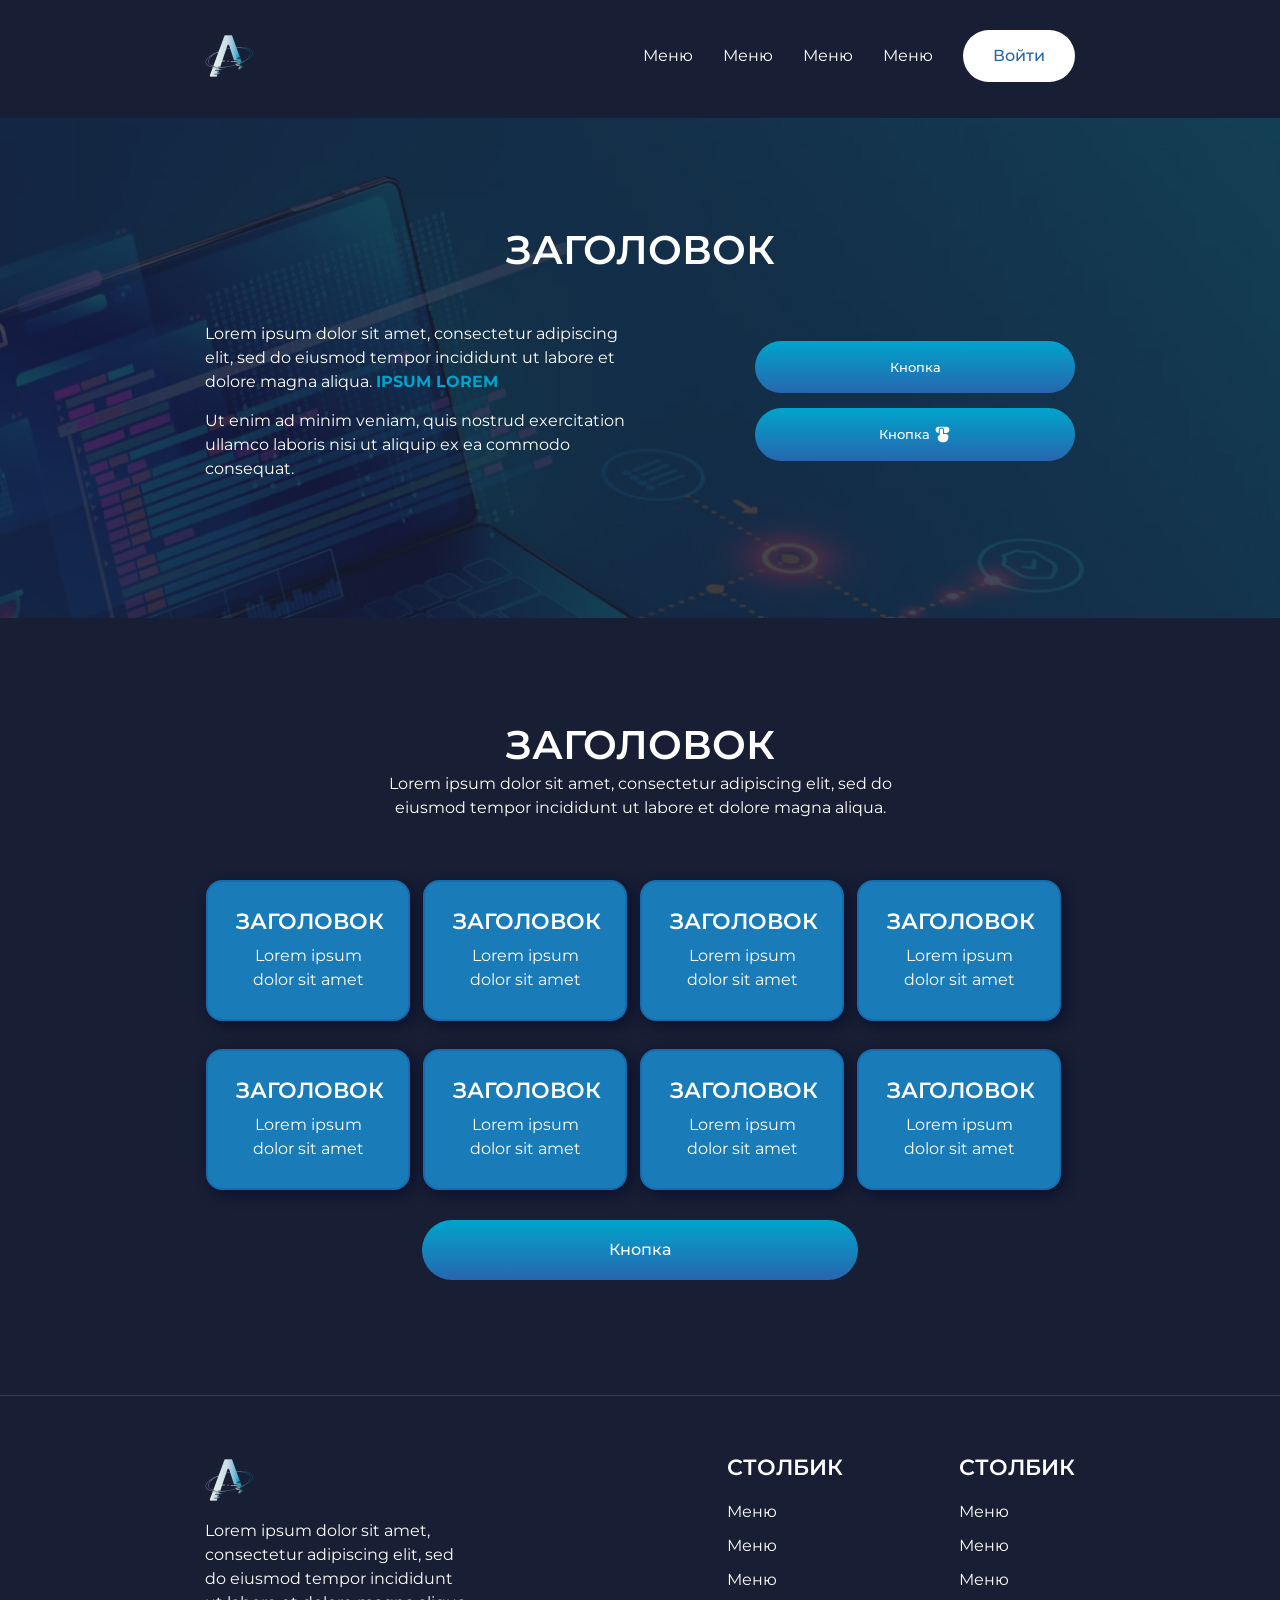
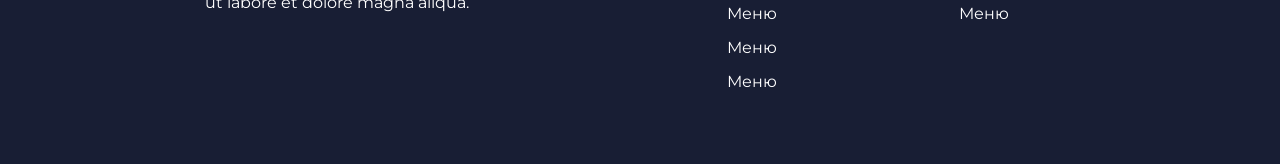
<file: урок 43/index.html>
<!DOCTYPE html>
<html lang="en">

<head>
    <meta charset="UTF-8">
    <meta name="viewport" content="width=device-width, initial-scale=1.0">
    <title>макет 3</title>
    <link rel="preconnect" href="https://fonts.googleapis.com">
    <link rel="preconnect" href="https://fonts.gstatic.com" crossorigin>
    <link href="https://fonts.googleapis.com/css2?family=Montserrat:ital@0;1&display=swap" rel="stylesheet">
    <link rel="preconnect" href="https://fonts.googleapis.com">
    <link rel="preconnect" href="https://fonts.gstatic.com" crossorigin>
    <link href="https://fonts.googleapis.com/css2?family=Montserrat:ital,wght@0,500;1,500&display=swap"
        rel="stylesheet">
    <link rel="preconnect" href="https://fonts.googleapis.com">
    <link rel="preconnect" href="https://fonts.gstatic.com" crossorigin>
    <link href="https://fonts.googleapis.com/css2?family=Montserrat:ital,wght@0,600;1,600&display=swap"
        rel="stylesheet">
    <link rel="preconnect" href="https://fonts.googleapis.com">
    <link rel="preconnect" href="https://fonts.gstatic.com" crossorigin>
    <link href="https://fonts.googleapis.com/css2?family=Montserrat:ital,wght@0,700;1,700&display=swap"
        rel="stylesheet">
    <link rel="stylesheet" href="./reset.css">
    <link rel="stylesheet" href="style.css">
</head>

<body>
    <header class="header">
        <div class="container">
            <div class="header-inner">
                <img src="./img/logo.png" alt="">
                <nav class="nav-hd">
                    <ul class="header-list">
                        <li class="header-item">
                            <a href="#">Меню</a>
                        </li>
                        <li class="header-item">
                            <a href="#">Меню</a>
                        </li>
                        <li class="header-item">
                            <a href="#">Меню</a>
                        </li>
                        <li class="header-item">
                            <a href="#">Меню</a>
                        </li>
                    </ul>
                </nav>
                <a class="header-btn" href="#">Войти</a>
            </div>
        </div>
    </header>
    <main>
        <section class="hero">
            <div class="container">
                <h1 class="hero-tittle">Заголовок</h1>
                <div class="hero-inner">
                    <div class="hero-texts">
                        <p class="text">
                            Lorem ipsum dolor sit amet, consectetur adipiscing elit, sed do eiusmod tempor incididunt ut
                            labore et dolore magna aliqua.
                            <span class="text-dop">
                                Ipsum lorem
                            </span>
                        </p>
                        <div class="text-2">Ut enim ad minim veniam, quis nostrud exercitation ullamco laboris nisi ut
                            aliquip ex ea
                            commodo consequat.</div>
                    </div>
                    <div class="btns">
                        <button class="btn-tg">Кнопка</button>
                        <button class="btn-tg">Кнопка <img class="btnsvg" src="./img/btn.svg" alt=""></button>
                    </div>
                </div>
            </div>
        </section>
        <section class="cards">
            <div class="container">
                <h2 class="cards-tittle">Заголовок</h2>
                <p class="tittle-text">Lorem ipsum dolor sit amet, consectetur adipiscing elit, sed do eiusmod tempor
                    incididunt ut labore
                    et dolore magna aliqua. </p>
                <div class="all-cards">
                    <div class="card mb">
                        <h3>Заголовок</h3>
                        <p>Lorem ipsum dolor sit amet</p>
                    </div>
                    <div class="card">
                        <h3>Заголовок</h3>
                        <p>Lorem ipsum dolor sit amet</p>
                    </div>
                    <div class="card">
                        <h3>Заголовок</h3>
                        <p>Lorem ipsum dolor sit amet</p>
                    </div>
                    <div class="card">
                        <h3>Заголовок</h3>
                        <p>Lorem ipsum dolor sit amet</p>
                    </div>
                    <div class="card">
                        <h3>Заголовок</h3>
                        <p>Lorem ipsum dolor sit amet</p>
                    </div>
                    <div class="card">
                        <h3>Заголовок</h3>
                        <p>Lorem ipsum dolor sit amet</p>
                    </div>
                    <div class="card">
                        <h3>Заголовок</h3>
                        <p>Lorem ipsum dolor sit amet</p>
                    </div>
                    <div class="card">
                        <h3>Заголовок</h3>
                        <p>Lorem ipsum dolor sit amet</p>
                    </div>
                </div>
                <div class="btn-card-c">
                    <a class="btn-card" href="#">Кнопка</a>
                </div>
            </div>
        </section>
    </main>
    <footer class="footer">
        <div class="container">
            <div class="footer-inner">
                <div class="logo-text">
                    <img src="./img/logo.png" alt="">
                    <p>Lorem ipsum dolor sit amet, consectetur adipiscing elit, sed do eiusmod tempor incididunt ut
                        labore
                        et dolore magna aliqua.</p>
                </div>
                <div class="footer-col footer-col-margin">
                    <h4>Столбик</h4>
                    <ul class="footer-list">
                        <li class="footer-item">
                            <a href="">Меню</a>
                        </li>
                        <li class="footer-item">
                            <a href="">Меню</a>
                        </li>
                        <li class="footer-item">
                            <a href="">Меню</a>
                        </li>
                        <li class="footer-item">
                            <a href="">Меню</a>
                        </li>
                        <li class="footer-item">
                            <a href="">Меню</a>
                        </li>
                        <li class="footer-item">
                            <a href="">Меню</a>
                        </li>
                    </ul>
                </div>
                <div class="footer-col-2">
                    <h4>Столбик</h4>
                    <ul class="footer-list-2">
                        <li class="footer-item-2">
                            <a href="">Меню</a>
                        </li>
                        <li class="footer-item-2">
                            <a href="">Меню</a>
                        </li>
                        <li class="footer-item-2">
                            <a href="">Меню</a>
                        </li>
                        <li class="footer-item-2">
                            <a href="">Меню</a>
                        </li>
                    </ul>
                </div>
            </div>
        </div>
    </footer>
</body>

</html>
</file>
<file: src/style.css>
*{padding: 0;margin: 0;border: 0;}
*,*:before,*:after{-webkit-box-sizing: border-box;box-sizing: border-box;}
:focus,:active{outline: none;}
a:focus,a:active{outline: none;}
nav,footer,header,aside{display: block;}
html,body{
    height:100%;width:100%;
    font-size:100%;line-height:1;-ms-text-size-adjust:100%;-moz-text-size-adjust:100%;-webkit-text-size-adjust:100%;}
input,button,textarea{font-family:inherit;}
input::-ms-clear{display: none;}
button{cursor: pointer;}
button::-moz-focus-inner{padding:0;border:0;}
a,a:visited{text-decoration: none;}
a:hover{text-decoration: none;}
ul li{list-style: none;}
img{vertical-align: top;}
h1,h2,h3,h4,h5,h6{font-size:inherit;font-weight: inherit;}
a{color:inherit;}



body {
    font-family: "Montserrat",SansSerif;
    color: black;
}

body.overflow {
    overflow: hidden;
}



.layout {
    display: -webkit-box;
    display: -ms-flexbox;
    display: flex;
    min-height: 100vh;
}

.sidebar {
    padding: 40px 24px 40px 0;
    -ms-flex-negative: 0;
    flex-shrink: 0;
    background-color: white;
}



.content {
    -webkit-box-flex: 1;
    -ms-flex-positive: 1;
    flex-grow: 1;
    background-color: #F4F4F4;
}

.container {
    display: -webkit-box;
    display: -ms-flexbox;
    display: flex;
    -webkit-box-orient: vertical;
    -webkit-box-direction: normal;
    -ms-flex-direction: column;
    flex-direction: column;
    -webkit-box-pack: center;
    -ms-flex-pack: center;
    justify-content: center;
    -webkit-box-align: center;
    -ms-flex-align: center;
    align-items: center;
    padding: 150px 60px 80px 60px;
}


.logo {
    margin-left: 60px;
    margin-bottom: 60px;
}

.sidebar__user {
    background-color: #F4F4F4;
    padding: 20px 30px;
    margin-left: 60px;
    margin-bottom: 100px;
    border-radius: 8px;
    border: 1px solid #DADEC9;
}

.sidebar__name {
    color:#161814;
    font-size: 18px;
    font-weight: 500;
    margin-bottom: 6px;
}

.sidebar__text {
    color: #AFB1A7;
    font-size: 13px;
    font-weight: 400;
    line-height: 130%; /* 16.9px */
}

.sidebar__item {
    width: 372px;
}

.sidebar__button {
    display: -webkit-box;
    display: -ms-flexbox;
    display: flex;
    -webkit-box-align: center;
    -ms-flex-align: center;
    align-items: center;
    gap: 10px;
    padding: 20px 60px;
    margin-bottom: 12px;
    border-radius: 0px 100px 100px 0px;
    -webkit-transition: all .5s;
    -o-transition: all .5s;
    transition: all .5s;
    cursor: pointer;
    width: 90%;
    color:#161814;
    font-size: 16px;
    font-weight: 500;
}

.sidebar__button.active , .sidebar__button:hover {
    width: 100%;
    background-color: #DAF765;
}


.content__title {
    color: #161814;
    font-size: 48px;
    font-weight: 700;
    margin-bottom: 40px;
}

.content__list {
    display: -webkit-box;
    display: -ms-flexbox;
    display: flex;
    -webkit-box-align: center;
    -ms-flex-align: center;
    align-items: center;
    -ms-flex-wrap: wrap;
    flex-wrap: wrap;
    gap: 20px;
}



.content__list-item  {
    cursor: pointer;
    padding: 12px 18px;
    background-color: #fff;
    border-radius: 10px;
    border: 1px solid #DADEC9;
    -webkit-transition: all .3s;
    -o-transition: all .3s;
    transition: all .3s;
}

.content__list-item:hover,.content__list-diplom:hover {
    background-color: #AFB1A7;
}

li a {
    padding: 12px 18px;

}


.content__list-diplom {
    -webkit-transition: all .3s;
    -o-transition: all .3s;
    transition: all .3s;
    display: inline-block;
    padding: 12px 18px;
    background-color: #fff;
    border-radius: 10px;
    border: 1px solid #DADEC9;
}

.content__decor {
    display: -webkit-box;
    display: -ms-flexbox;
    display: flex;
    -webkit-box-align: center;
    -ms-flex-align: center;
    align-items: center;
}

.content__decor-text {
    color:#BEDD44;
    font-size: 36px;
    font-weight: 700;
    line-height: 110%; /* 39.6px */
}

.content__block {
    max-width: 1200px;
}

.content__block.hidden {
    display: none;
}

.content__decor-img img{
    width: 100%;
}

.burger {
    display: none;
    padding: 5px;
    position: fixed;
    top: 3%;
    right: 7%;
    width: 40px;
    height: 40px;
    background-color: #161814;
    border-radius: 50%;
    z-index: 10;
    border: 1px solid #DAF765;
}

@media (max-width: 768px) {
    .burger {
        display: block;
    }

    .sidebar {
        -webkit-transition: all .3s;
        -o-transition: all .3s;
        transition: all .3s;
        -webkit-transform: translateX(-100%);
        -ms-transform: translateX(-100%);
        transform: translateX(-100%);
        position: fixed;
        top: 0;
        left: 0;
        bottom: 0;
        z-index: 5;
    }

    .sidebar.show {
        -webkit-transform: translateX(0%);
        -ms-transform: translateX(0%);
        transform: translateX(0%);
    }

    .overlay {
        opacity: 0;
        pointer-events: none;
        -webkit-transition: all .3s;
        -o-transition: all .3s;
        transition: all .3s;
        position: absolute;
        top: 0;
        right: 0;
        left: 0;
        bottom: 0;
        z-index: 3;
        background-color: #000000e0;
    }

    .overlay.show {
        opacity: 1;
        pointer-events: all;
    }

    .container {
        padding: 40px 20px;
        min-height: 100%;
    }

    .content__decor {
        margin-top: 20px;
        -webkit-box-orient: vertical;
        -webkit-box-direction: normal;
        -ms-flex-direction: column;
        flex-direction: column;
    }
}

@media (max-width: 400px) {
    .sidebar__user {
        margin-left: 0;
    }
}
</file>
<file: 53/fonts.css>
@font-face {
    font-family: 'Ubuntu';
    src: url('./fonts/Ubuntu-Medium.woff2') format('woff2'),
        url('./fonts/Ubuntu-Medium.woff') format('woff');
    font-weight: 500;
    font-style: normal;
    font-display: swap;
}
</file>
<file: 53/style.css>
p {
    font-family: 'Ubuntu';
font-size: 30px;
}
</file>
<file: 55урок/style.css>
.wrapper {
    padding: 30px;
    max-width: 1200px;
    margin: 0 auto;
    display: flex;
}

.quads {
    flex: 0 0 auto;
    display: flex;
    flex-direction: column;
}

.quads__quad {
    width: 200px;
    height: 200px;
    background: #757272;
    border-radius: 5px;
}

.quads__quad--red {
    background: linear-gradient(130deg, rgb(252, 67, 67), rgb(215, 106, 47));
}
.quads__quad--green {
    background: linear-gradient(130deg, rgb(25, 186, 38), rgb(47, 215, 167));
}
.quads__quad--blue {
    background: linear-gradient(130deg, rgb(33, 25, 186), rgb(160, 44, 193));
}

.area {
    flex: 1 0 auto;
    border: 5px dashed #333;
    height: 800px;
}

.area__place {
    display: flex;
    align-items: center;
    justify-content: center;
    font-family: sans-serif;
    font-weight: 900;
    width: 200px;
    height: 200px;
    pointer-events: none;
    border-radius: 5px;
    border: 5px dashed #8f8787;
    color: #8f8787;
}

/* ================== Выполнение дз ниже =================== */



.quads__quad--blue{
    transform: translate(835px,-295px) scale(2) rotate(-180deg);
}
.quads__quad--green{
    transform: translate(405px,-94px) rotate(25deg); 
}
.quads__quad--red{
    transform: translate(645px,595px)
}
</file>
<file: 57урок/style.css>
body {
    background-color: #333;
    color: #fff;
    font-family: sans-serif;
    font-size: 5rem;
    padding-top: 5vh;
}

.wrapper {
    display: flex;
    justify-content: center;
}

.title {
    text-align: center;
}

/* ====================================================== */

.title {
    position: relative;
}




.title::before{
    content: '';
    display: block;
    background: rgb(235, 128, 146);
    height: 100px;
    width: 100px;
    border-radius: 50%;
    position: absolute;
    right: 117%;
    transform: translateY(-50%);
    top: 50%;
}
.title::after{
    content: '';
    display: block;
    background: rgb(38, 92, 192);
    height: 100px;
    width: 100px;
    border-radius: 50%;
    position: absolute;
    left:117%;
    transform: translateY(-50%);
    top: 50%;
}
</file>
<file: 92lesson/style.css>
.btn-open {
    width: 200px;
    height: 50px;
    font-size: 20px;
    cursor: pointer;
}

.modal {
    position: fixed;
    inset: 0;
    z-index: 2;
    display: none;
    align-items: center;
    justify-content: center;
    background-color: rgba(0, 0, 0, 0.452);
    opacity: 0;
    visibility: hidden;
    transition: all 1s;
}

.modal__window { 
    position: relative;
    width: 50vw;
    min-height: 40vh;
    padding: 50px 20px 20px 20px;
    background: white;
    border-radius: 12px;
}

.modal__close-btn {
    position: absolute;
    top: 5px;
    right: 10px;
    font-size: 20px;
    background: none;
    width: 30px;
    height: 30px;
    cursor: pointer;
}

.modal--open {
    display: flex;
    opacity: 1;
    visibility: visible
}
</file>
<file: project mobile/css/style.css>
@import"fonts.css";
@import "reset.css";
@import "global.css";
@import "header.css";
@import "footer.css";




/* ================================================================= */
.main__hero {
    margin-bottom: 75px;
}

.hero__slider {
    
    border-radius: 32px;
}

.hero__slide {
    height: 550px;
    max-width: 1294px;
    width: 100%;
    background: #DCE5E2;
    /* border-radius: 32px; */
    display: flex;
    position: relative;
    
}

.hero__content {
    max-width: 588px;
    width: 100%;
    margin-top: 145px;
    margin-left: 56px;
}

.hero__title {
    font-family: var(--second-family);
    font-size: 58px;
    line-height: 120%;
    margin-bottom: 19px;
}

.hero__text {
    max-width: 565px;
    width: 100%;
    margin-bottom: 30px;
}

.hero__btn {
    border: 1px solid var(--color-general);
    border-radius: 200px;
    max-width: 170px;
    width: 100%;
    display: flex;
    justify-content: center;
    align-items: center;
    padding: 14px 0;
    transition: var(--transition-general);
}

.hero__btn:hover {
    color: var(--color-second);
    background: var(--color-general);
}

.hero__img img {
    max-width: 647px;
    width: 100%;
}

.hero__img {
    display: flex;
    justify-content: center;
    align-items: end;
}

.slider__button-prev {
    position: absolute;
    top: 48%;
    left: 1.5%;
    z-index: 2;
    background: transparent;
    
}

.slider__button-next {
    position: absolute;
    top: 48%;
    right: 1.5%;
    z-index: 2;
    background: transparent;
    
}

.hero__pagination {
    display: flex;
    justify-content: center;
    position: absolute;
    bottom: 32px !important;
    z-index: 2;
}

.swiper-pagination-bullet {
    max-width: 194px;
    width: 100%;
    height: 2px;
}

.swiper-pagination-bullet-active {
    background:var(--color-general);
}

.swiper-pagination-clickable .swiper-pagination-bullet {
    cursor: pointer;
    margin: 0 0 0 34px !important;
}

.swiper-pagination-clickable .swiper-pagination-bullet:last-child {
    margin: 0 34px !important;
}

/* ================================================== */
.shop__inner-title {
    text-align: center;
    margin-bottom: 56px;
}

.main__shop {
    margin-bottom: 72px;
}

.h2__title {
    font-size: 42px;
    line-height: 125%;
    font-family: var(--second-family);
    margin-bottom: 9px;
}

.text__title {
    font-size: 14px;
    line-height: 120%;
    font-family: var(--second-family);
    max-width: 628px;
    margin: 0 auto;
}

.shop__list {
    display: grid;
    grid-template-columns: 1fr .5fr .5fr;
    grid-template-rows: 1fr auto;
    gap: 72px 16px;
}

.shop__item {
    box-shadow: 0 4px 35px 0 #00000040;
    transition: all .4s;
}

.shop__item:hover {
    background: var(--color-first);
    color: #FFFFFF;
}


.shop__item:first-child .shop__img {
    max-width: 500px;
    margin-left: 42px;
}

.shop__item:first-child .shop__text {
    text-align: right;
    margin-right: 22px;
}

.shop__item:first-child .shop__title {
    margin-left: auto;
}


.shop__text span {
    font-size: 15px;
    line-height: 128%;
}

.shop__title {
    max-width: 250px;
    font-size: 32px;
    line-height: 120%;
    font-family: var(--second-family);
}


.shop__item:nth-child(2) {
    max-height: 792px;
    display: flex;
    flex-direction: column;
    
    justify-content: center;
    text-align: center;
    grid-column: 2;
    grid-row: 1 / 3;
}



.shop__item:nth-child(2) .shop__text {
    text-align: center;
    margin-top: 42px;
}

.shop__item:nth-child(2) .shop__title {
    margin: 0 auto;
}

/* .shop__item:last-child{
    width: 100%;
    height: 100%;
    } */
    
    .shop__item:nth-child(3) {
        max-height: 792px;
        display: flex;
        flex-direction: column;
        justify-content: center;
        text-align: center;
        grid-column: 3;
        grid-row: 1 / 3;
    }
    
    .shop__item:nth-child(3) .shop__text {
        margin-bottom: 42px;
        text-align: center;
    }
    
    .shop__item:nth-child(3) .shop__title {
        margin: 0 auto;
    }
    
    .shop__img img {
        width: 100%;
    }
    
    .shop__link .shop__img {
        max-width: 381px;
    }
    
    .shop__link {
        gap: 5px;
        display: flex;
        align-items: center;
        padding: 0 42px;
    }
    
    .shop__link .shop__text {
        text-align: right;
        max-width: 128px;
        margin-left: auto;
    }
    
    /* ====================================================== */
    .main__products {
        margin-bottom: 47px;
    }
    
    .products__inner-title {
        text-align: center;
        margin-bottom: 56px;
    }
    
    .products__text {
        font-size: 13px;
        line-height: 1.29;
        font-family: var(--second-family);
        max-width: 422px;
        margin: 0 auto;
    }
    
    .products__item {
        gap: 28px;
        display: flex;
        justify-content: center;
    }
    
    .products__list:first-child .products__info-text {
        margin-bottom: 25px;
    }
    
    .products__img {
        display: flex;
        justify-content: center;
        align-items: center;
        margin-bottom: 33px;
        
    }
    
    .products__img img {
        width: 100%;
        max-width: 247px;
    }
    
    .products__info-title {
        font-family: var(--second-family);
        font-size: 22px;
        line-height: 125%;
        margin-bottom: 9px;
    }
    
    .products__info-text {
        display: block;
        font-size: 14px;
        line-height: 120%;
        max-width: 422px;
        margin-bottom: 8px;
    }
    
    /* ============================================================ */
    .main__catalog {
        margin-bottom: 72px;
    }
    
    
    .catalog__cards {
        display: flex;
        gap: 28px;
        justify-content: center;
        align-items: center;
    }
    
    .cards__list {
        border-radius: 16px;
        max-width: 413px;
        height: 453px;
        width: 100%;
        background: #f8f9fa;
        display: flex;
        flex-direction: column;
        align-items: center;
        justify-content: space-between;
        animation: returnToNormal .2s linear forwards;
        
    }
    
    .cards__list:hover {
        animation: cards .2s linear forwards;
    }
    
    @keyframes cards {
        0% {
            transform: scale(1);
        }
        
        100% {
            transform: scale(1.1);
        }
    }
    
    @keyframes returnToNormal {
        0% {
            transform: scale(1.1);
        }
        
        100% {
            transform: scale(1);
        }
    }
    
    .cards__content {
        text-align: center;
        max-width: 253px;
        width: 100%;
    }
    
    .cards__subtitle {
        margin-top: 41px;
        font-family: var(--second-family);
        font-size: 13px;
        line-height: 129%;
    }
    
    .cards__title {
        font-family: var(--second-family);
        font-size: 28px;
        line-height: 125%;
        margin-bottom: 30px;
    }
    
    .cards__button {
        border: 1px solid var(--color-general);
        border-radius: 200px;
        max-width: 190px;
        width: 100%;
        display: flex;
        justify-content: center;
        align-items: center;
        padding: 14px 0;
        margin: 0 auto;
        margin-bottom: 30px;
        transition: all .4s;
    }
    
    .cards__button:hover {
        background: var(--color-general);
        color: var(--color-second);
    }
    
    .cards__img img {
        width: 100%;
    }
    
    /* =============================================================== */
    .main__ideas {
        margin-bottom: 80px;
    }
    
    .ideas__content {
        display: flex;
        gap: 35px;
        margin-bottom: 74px;
    }
    
    .ideas__img img {
        width: 100%;
    }
    
    .ideas__img {
        border-radius: 16px;
        overflow: hidden;
    }
    
    .ideas__text {
        margin-top: 14px;
        font-size: 24px;
        line-height: 125%;
    }
    
    .ideas__text p {
        margin-bottom: 23px;
    }
    
    .ideas__all {
        display: flex;
        align-items: center;
        justify-content: center;
        gap: 8px;
        animation: animation-ideas .8s linear infinite alternate;
    }
    
    
    @keyframes animation-ideas {
        0% {
            transform: scale(1);
        }
        
        100% {
            transform: scale(1.1);
        }
    }
    
    .ideas__all span {
        display: block;
        font-size: 24px;
        line-height: 120%;
        text-transform: capitalize;
    }
    
    .ideas__all-img img {
        width: 100%;
    }
    
    /* =========================================================== */
    .search__title {
        text-align: center;
        margin-bottom: 25px;
    }
    
    .search__catalog {
        margin-bottom: 61px;
    }
    
    .search__input-label {
        display: flex;
        align-items: center;
        position: relative;
        border: 1px solid #c5c5c5;
        border-radius: 100px;
        max-width: 650px;
        height: 60px;
        padding-left: 67px;
        background: #f8f9fa;
        position: relative;
        margin: 0 auto;
        margin-bottom: 18px;
    }
    
    .search__input {
        font-size: 14px;
        line-height: 120%;
        background: transparent;
        max-width: 530px;
        width: 100%;
    }
    
    .search__input::placeholder {
        color: var(--color-general);
    }
    
    
    .search__icon {
        position: absolute;
        top: 30%;
        left: 3%;
    }
    
    .search__item {
        display: flex;
        align-items: center;
        justify-content: center;
        gap: 7px;
        flex-wrap: wrap;
        max-width: 660px;
        margin: 0 auto;
    }
    
    .search__list {
        border: 1px solid #c5c5c5;
        border-radius: 200px;
        padding: 7px 17px;
        display: flex;
        align-items: center;
        justify-content: center;
        transition: var(--transition-general)
    }
    
    .search__list:hover {
        color:var(--color-second);
        background: var(--color-first);
        box-shadow: 0px 4px 15px 1px var(--color-first);
        border-color: var(--color-first);
    }
    
    .search__link {
        padding: 5px;
    }
    
    .search__contact {
        display: flex;
        flex-direction: column;
        align-items: center;
        justify-content: center;
        border-radius: 16px;
        background: #DCE5E2;
        max-width: 935px;
        margin: 0 auto;
        padding: 47px 10px 44px;
        
    }
    
    .search__contact-info {
        text-align: center;
        margin-bottom: 14px;
    }
    
    .search__contact-title {
        font-family: var(--second-family);
        font-size: 42px;
        line-height: 125%;
        margin-bottom: 9px;
    }
    
    .search__contact-img img {
        width: 100%;
    }
    
    .search__contact-img {
        margin-bottom: 14px;
    }
    
    .search__contact-form {
        max-width: 400px;
        width: 100%;
        border: 1px solid var(--color-general);
        border-radius: 54px;
        display: flex;
        align-items: center;
        font-size: 14px;
        line-height: 120%;
        padding: 16px 0;
        position: relative;
    }
    
    .search__contact-input {
        font-size: 14px;
        line-height: 120%;
        background: transparent;
        padding-left: 32px;
        max-width: 240px;
        width: 100%;
        
    }
    
    .search__contact-input::placeholder {
        color: var(--color-general);
    }
    
    .search__contact-button {
        background: var(--color-general);
        color: var(--color-second);
        font-size: 14px;
        line-height: 120%;
        max-width: 115px;
        width: 100%;
        padding: 16px 0;
        position: absolute;
        top: 0;
        right: -1px;
        border-radius: 0 200px 200px 0;
    }
    
    
    /* ============================================================= */
    
    @media (max-width: 1200px) {
        .hero__slide {
            padding: 0 10px;
            justify-content: space-between;
            flex-direction: column;
            height: auto;
        }
    
        .hero__content {
            display: flex;
            flex-direction: column;
            justify-content: center;
            align-items: center;
            text-align: center;
            margin: 20px auto;
        }
    
        .hero__img {
    
            margin: 0 auto;
        }
    
        /* ----------------------- */
        .shop__link {
    
            padding: 0 20px;
        }
    }
    
    @media (max-width: 1100px) {
        .products__info-title {
    
            font-size: 3vh;
        }
    
        .cards__img {
            margin: 0 5px;
        }
    
        /* ------------ */
    
        .ideas__text {
            font-size: 20px;
        }
    }
    
    @media (max-width: 1000px) {
        .shop__link {
    
            padding: 0 15px;
        }
    
        /* ----------------- */
        .products__item {
            gap: 10px;
        }
    
        /* ------------------ */
        .footer__info {
            grid-column: 1 / 5;
            justify-self: center;
            align-self: center;
        }
    
        .footer__logo {
            display: flex;
            justify-content: center;
        }
    
        .footer__list {
            justify-self: center;
        }
    
        .footer__list p {
            text-align: center;
        }
    
        .footer__inner {
            grid-template-columns: 1fr 1fr 1fr 1fr;
            grid-template-rows: repeat(2, 1fr);
        }
    
    }
    
    @media (max-width: 900px) {
    
        .shop__list {
            grid-template: repeat(3, auto) / repeat(2, 1fr);
        }
    
        .shop__item:first-child {
            grid-column: 1/3;
        }
    
        .shop__item:nth-child(2) {
            grid-column: auto;
            grid-row: auto;
        }
    
        .shop__item:nth-child(3) {
            grid-row: auto;
            grid-column: auto;
        }
    
        .shop__item:nth-child(4) {
            grid-column: 1/ 3;
        }
    
        /* ---------------------- */
        .products__item {
            gap: 28px;
            display: flex;
            flex-direction: column;
            justify-content: center;
            align-items: center;
        }
    
        .products__info {
            text-align: center;
        }
    
        .products__list:first-child .products__info-text {
            margin-bottom: 8px;
        }
    
        /* ----------------------- */
        .catalog__cards {
            flex-direction: column;
            gap: 28px;
    
        }
    
        /* ------------------- */
    
        .ideas__content {
            flex-direction: column;
            text-align: center;
            gap: 35px;
            margin-bottom: 40px;
        }
    
    
    }
    
    
    @media (max-width: 800px) {
        .header__nav {
            background: #859db5;
            position: fixed;
            top: 0%;
            left: 0%;
            right: 0%;
            bottom: 50%;
            z-index: 10;
            padding-top: 100px;
            transform: translateY(-100%);
            opacity: 0;
            visibility: hidden;
            transition: all .4s;
    
        }
    
        .nav__list {
            display: flex;
            flex-direction: column;
            align-items: center;
            justify-content: center;
    
        }
    
        .burger-icon {
            display: flex;
            z-index: 11;
        }
    
        .header__icons {
            align-items: center;
            margin-right: 0;
        }
    
        .body.body--oppened-menu .header__nav {
            transform: translateY(0%);
            opacity: 1;
            visibility: visible;
        }
    
        /* -------------------------------- */
        .hero__title {
            font-size: 8vw;
        }
    
    
        /* ------------------------------ */
        .shop__list {
            gap: 5vh 10px;
        }
    
        /* ----------------------------------- */
        .products__inner-title {
            margin-bottom: 20px;
        }
    
        /* ------------ --------------- */
        .footer__inner {
            gap: 20px;
    
        }
    }
    
    
    @media (max-width: 600px) {
        .nav__list {
            gap: 10px;
    
        }
    
        .header__icons {
            display: flex;
            gap: 10px;
        }
    
        .shop__inner-title {
            margin-bottom: 36px;
        }
    
        .h2__title {
            font-size: 8vw;
        }
    
        .shop__title {
            font-size: 3vh;
        }
    
        /* ---------------------------- */
        .products__inner-title {
            margin-bottom: 20px;
        }
    
        /* ---------------------------- */
        .search__contact-title {
            font-size: 8vw;
        }
    
        /* ------------------ */
        .footer__inner {
            grid-template-columns: repeat(2, 1fr);
            grid-template-rows: repeat(2, 1fr);
            margin-top: 20px;
            row-gap: 28px;
        }
    
        .footer__info {
            grid-column: 1 / 3;
        }
    
        .footer__item {
            justify-self: center;
        }
    }
    
    @media (max-width: 450px) {
    
        .slider__button-prev svg,
        .slider__button-next svg {
            max-width: 10px;
            width: 100%;
        }
    
        .hero__title,
        .hero__text {
            margin-bottom: 15px;
        }
    
        .ideas__text p {
            margin-bottom: 18px;
        }
    
        /* ---------------- */
        .search__contact-button {
            max-width: 95px;
        }
    
        /* ------------------- */
        .footer__authors {
            flex-direction: column-reverse;
            justify-content: center;
            align-items: center;
            gap: 15px;
    
        }
    
        .footer__border {
            padding: 24px 0 4px 0;
        }
    }
</file>
<file: Wake Bake/css/style.css>
@import "fonts.css";
@import "reset.css";
@import "global.css";
@import "header.css";
@import "footer.css";




.about__indent {
    padding: 140px 0;
}

.about__inner {
    display: grid;
    grid-template-columns: 1fr 1.05fr;
    grid-template-rows: repeat(2, auto);
    gap: 40px 53px;
}

.about__img {
    position: relative;
    overflow: hidden;
    grid-row: 1 / -1;
}

.about__img>img {
    height: 100%;
    width: 100%;
    border-radius: 20px;
    object-fit: cover;
    object-position: 0 50%;
}

.about__img-control {
    display: flex;
    max-width: 300px;
    width: 100%;
    padding: 15px 20px;
    position: absolute;
    bottom: 4.8%;
    left: 5%;
    gap: 10px;
    justify-content: center;
    align-items: center;
    text-align: left;
    background: #957b97e6;
    border-radius: 20px;
    color: var(--bg-color-general);
}

.about__img-button {
    position: relative;
    display: flex;
    align-items: center;
    justify-content: center;
    flex-shrink: 0;
    background: var(--bg-color-general);
    width: 78px;
    height: 78px;
    border-radius: 100%;
}

.about__img-button::before {
    content: '';
    position: absolute;
    border-radius: 100%;
    inset: 5px;
    border: 1px solid #CEAAD0;
    opacity: 0;
    transition: all .4s;

}

.about__img-button:hover:before {
    opacity: 1;
}

.h2 {
    font-size: 74px;
    line-height: 0.82;
    color: var(--accent-text);
    font-family: 'Gabriola';
}

.title__text {
    margin-bottom: 30px;
}


.about__cards {
    display: grid;
    grid-template-columns: repeat(2, 1fr);
    gap: 32px;
}

.cards__list {
    display: flex;
    gap: 15px;
    background: var(--bg-color-accent);
    border-radius: 20px;
    padding: 29px 24px;
    justify-content: center;
    align-items: center;
}

.cards__img {
    display: flex;
    border: 1px solid var(--general-text);
    border-radius: 100%;
    width: 60px;
    height: 60px;
    flex-shrink: 0;
    align-items: center;
    justify-content: center;
}

/* ======================================================================== */
.program__top {
    display: flex;
    justify-content: space-between;
    align-items: end;
    margin-bottom: 60px;
    gap: 15px;
}

.program__text-title {
    margin-top: 20px;
}

.tab-controls {
    display: flex;
    gap: 27px;
    justify-content: center;
    align-items: center;
}

.tab-controls__item {
    display: flex;
}

.tab-controls__link {
    white-space: nowrap;
    border-radius: 100px;
    padding: 14px 30px;
    background: var(--bg-color-general);
    box-shadow: 0 4px 20px 0 rgba(206, 195, 185, 0.3);
    margin-bottom: 10px;
    transition: all .4s;
}

.tab-controls__link:hover {
    background: #FFE0CB;
}

.tab-controls__item--active {
    background: #FFE0CB;
    box-shadow: 0 4px 20px 0 #cec3b900;
}

.tab-content {
    display: none;
}

.tab-content--show {
    display: block;
}

.accordion-list__content {
    max-height: 0;
    overflow: hidden;
    transition: all .4s;
}

.accordion-list__item {
    border: 1px solid var(--accent-color);
    border-radius: 20px;
    margin-bottom: 30px;
}

.accordion-list__item:last-child {
    margin-bottom: 40px;
}

.accordion-list__control {
    font-family: 'Gabriola';
    padding: 41px 30px;
    width: 100%;
    background: transparent;
    display: flex;
    justify-content: space-between;
    font-size: 42px;
    line-height: 0.9;
    color: var(--accent-text);
    gap: 10px;
    transition: all .4S;
}

.accordion-list__item--opened .accordion-list__control {
    padding-bottom: 20px;
}



.accordion-list__control-icon {
    border: 1px solid var(--accent-color);
    width: 36px;
    height: 36px;
    border-radius: 50%;
    display: flex;
    justify-content: center;
    align-items: center;
    padding-left: 2px;
    transition: all .4s;
    flex-shrink: 0;
}

.accordion-list__control:hover .accordion-list__control-icon {
    background: var(--accent-color);
    transform: rotate(90deg);
}

.accordion-list__control .accordion-list__control-icon path {
    transition: all .4s;
}

.accordion-list__control:hover .accordion-list__control-icon path {
    fill: var(--bg-color-general);
}

.accordion-list__item--opened .accordion-list__control-icon {
    background: var(--accent-color);
    transform: rotate(90deg);
}

.accordion-list__item--opened .accordion-list__control-icon path {
    fill: var(--bg-color-general);
}



.accordion-content {
    display: flex;
    gap: 80px;
    padding: 0px 30px 40px;
}

.accordion-content__item {
    display: flex;
}

.accordion-content__title {
    line-height: 1.6;
    text-transform: uppercase;
    color: #CEAAD0;
    margin-bottom: 20px;
}

.accordion-content-text {
    max-width: 274px;
}

.accordion-content__icon {
    border: 1PX solid #CEAAD0;
    width: 24px;
    height: 24px;
    border-radius: 50%;
    display: flex;
    justify-content: center;
    align-items: center;
    margin-right: 8px;
    flex-shrink: 0;
}

.accordion-content__col:first-child {
    max-width: 507px;
    width: 100%;
}

.accordion-content__item {
    margin-bottom: 20px;
}

.accordion-content__item:last-child {
    margin-bottom: 0;
}


.program__bottom {
    display: flex;
    align-items: center;
    justify-content: space-between;
    gap: 15px;
    margin-bottom: 140px;
}

.program__action {
    display: grid;
    grid-template: repeat(3, auto) / 1.65fr 1fr;
    gap: 40px;
    max-width: 501px;
    width: 100%;
    flex-shrink: 0;
}

.program__discount {
    font-size: 20px;
    background: var(--bg-color-accent);
    border-radius: 20px;
    padding: 40px;
    grid-row: 1 / 3;
}

.button__action {
    grid-column: 1/3;
}

.program__discount span {
    font-size: 16px;
    margin-left: 35%;
}

.program__discount__value {
    font-family: "Gabriola";
    font-size: 74px;
    line-height: .82;
    color: var(--accent-color);
    transform-origin: 0 0;
    margin: 0 0 7px 13%;

    animation: discount-grow .8s linear infinite alternate;
}

@keyframes discount-grow {
    0% {
        transform: scale(1);
        color: var(--accent-color);
    }

    100% {
        transform: translateX(5px) scale(1.1);
        color: #FF9138;
    }
}

.program__price-text {
    color: #CEAAD0;
    line-height: 160%;
    text-transform: uppercase;
}

.program__price-value {
    font-family: "Gabriola";
    font-size: 32px;
    line-height: 90%;
}

.program__price-value-action {
    font-family: "Gabriola";
    font-size: 50px;
    line-height: 90%
}

.program__cake {
    max-width: 593px;
}

.program__cake img {
    width: 100%;
}

/* +================================================== */
.gallerey__inner {
    display: grid;
    grid-template-columns: repeat(2, 1fr);
    gap: 30px;
    margin-bottom: 40px;
}

.galerey__image {
    justify-self: center;
    align-self: center;
}

.galerey__image img {
    width: 100%;
}

.gallerey__content {
    display: flex;
    align-items: end;
    justify-content: space-between;
}

.gallerey__h2 {
    margin-bottom: 20px;
}

.gallerey__text {
    max-width: 380px;
}

.galerey__nav {
    align-items: center;
    justify-content: center;
    display: flex;
    gap: 98px;
    font-family: "Gabriola";
    font-size: 42px;
    line-height: .9;
    color: var(--accent-text);
    position: relative;
}

.galerey__next,
.galerey__prev {
    background: transparent;
    cursor: pointer;
    width: 36px;
    height: 36px;
    border-radius: 50%;
    border: 1.50px solid var(--accent-color);
    flex-shrink: 0;
    display: flex;
    align-items: center;
    justify-content: center;
    transition: all .4s;
}

.galerey__next:hover,
.galerey__prev:hover {
    background: var(--accent-color);
}

.swiper-button-disabled.galerey__next,
.swiper-button-disabled.galerey__prev {
    border: 1.50px solid #E1D9E1;
    cursor: auto;
}

.swiper-button-disabled.galerey__next:hover,
.swiper-button-disabled.galerey__prev:hover {
    background: transparent;
}

.swiper-button-disabled.galerey__next path,
.swiper-button-disabled.galerey__prev path {
    fill: #E1D9E1;
}

.swiper-button-disabled.galerey__next:hover path,
.swiper-button-disabled.galerey__prev:hover path {
    fill: #E1D9E1;
}



.galerey__next path,
.galerey__prev path {
    transition: all .4s;
}

.galerey__next:hover path,
.galerey__prev:hover path {
    fill: var(--bg-color-accent);
}


.galerey__pagination {
    display: flex;
    position: absolute;
    top: 50%;
    left: 50%;
    bottom: auto;
    width: auto;
    transform: translate(-50%, -50%);
}

.galerey__slide {
    border-radius: 20px;
    overflow: hidden;
}

.galerey__slide img {
    width: 100%;
}

/* +============================================================= */

.testimonials__inner {
    display: flex;
    align-items: end;
    justify-content: space-between;
    margin-bottom: 40px;
    gap: 15px;
}

.testimonials__info {
    max-width: 632px;
}

.testimonials__h2 {
    margin-bottom: 20px;
}

.testimonials__scrollbar.swiper-scrollbar {
    position: static;
    width: 100%;
}

.testimonials__nav {
    align-items: center;
    justify-content: center;
    display: flex;
    gap: 30px;
    font-family: "Gabriola";
    font-size: 42px;
    line-height: .9;
    color: var(--accent-text);
    position: relative;
}

.testimonials__next,
.testimonials__prev {
    background: transparent;
    cursor: pointer;
    width: 36px;
    height: 36px;
    border-radius: 50%;
    border: 1.50px solid var(--accent-color);
    flex-shrink: 0;
    display: flex;
    align-items: center;
    justify-content: center;
    transition: all .4s;
}

.testimonials__next:hover,
.testimonials__prev:hover {
    background: var(--accent-color);
}

.swiper-button-disabled.testimonials__next,
.swiper-button-disabled.testimonials__prev {
    border: 1.50px solid #E1D9E1;
    cursor: auto;
}

.swiper-button-disabled.testimonials__next:hover,
.swiper-button-disabled.testimonials__prev:hover {
    background: transparent;
}

.swiper-button-disabled.testimonials__next path,
.swiper-button-disabled.testimonials__prev path {
    fill: #E1D9E1;
}

.swiper-button-disabled.testimonials__next:hover path,
.swiper-button-disabledtestimonials__prev:hover path {
    fill: #E1D9E1;
}



.testimonials__next path,
.testimonials__prev path {
    transition: all .4s;
}

.testimonials__next:hover path,
.testimonials__prev:hover path {
    fill: var(--bg-color-accent);
}

.testimonials__wrapper {
    margin-bottom: 40px;
}

.main__testimonials {
    margin-bottom: 140px;
}

.testimonials__slider {
    overflow: visible;
}

.testimonials__slide {
    background: var(--bg-color-accent);
    display: flex;
    gap: 30px;
    padding: 30px 30px 40px;
    border-radius: 20px;
    opacity: 0;
    height: auto;
}

.swiper-slide-prev.testimonials__slide,
.swiper-slide-next.testimonials__slide {
    opacity: 0.5;
}

.testimonials__slide.swiper-slide {
    transform: scale(.9);
    transition: all .4s;
}

.swiper-slide-active.testimonials__slide {
    transform: scale(1);
    opacity: 1;
}

.testimonials__student {
    max-width: 165px;
    width: 100%;
    flex-shrink: 0;
    text-align: center;
}

.testimonials__student-img img {
    width: 100%;
    border-radius: 20px;

}

.testimonials__student-img {
    margin-bottom: 20px;
}

.testimonials__student-name {
    text-transform: uppercase;
    line-height: 1.6;
    margin-bottom: 5px;
}

.testimonials__student-inst {
    color: #CEAAD0;
}

.testimonials__quote span {
    display: block;
    font-size: 28px;
    line-height: .9;
    color: var(--general-text);
    font-family: "Gabriola";
}

.swiper-scrollbar.testimonials__scrollbar {
    background: var(--bg-color-accent);
    height: 7px;
}

.testimonials__scrollbar .swiper-scrollbar-drag {
    background: var(--accent-color);
}

/* ============================================================= */
.contact{
    padding: 123px 0 137px;
 background: url(../img/decor/bg-footer.png) 50% 0% / cover no-repeat;
}

.contact__inner{
    display: flex;
    align-items: end;
    gap: 84px;
    position: relative;
}
.contact__inner::before{
    content: url("../img/decor/berries.png");
    position: absolute;
    top: -18px;
    left: 0;
}
.contact__inner::after{
    content: url("../img/decor/berries-2.png");
    position: absolute;
    top: 37px;
    right: 0;
}




.contact__img img{
    width: 100%;
    filter: drop-shadow( 0 4px 30px  #c6b0a14d);
}




.contact__body{
    max-width: 420px;
    width: 100%;
}
.contact__h2{
    margin-bottom: 20px;
}
.contact__text{
    margin-bottom: 40px;
}


.contact__input {
    display: block;
    width: 100%;
    background: #00000000;
    border: 1px solid #AC907A;
    border-radius: 100px;
    padding: 19px 42px 19px 28px;
    font-size: 16px;
    transition: all .4s;
    margin-bottom: 20px;
}

.contact__input:hover {
    border-color: var(--accent-color);
}

.contact__input::placeholder {
    color: #AC907A;
    transition: all .4s;
}

.contact__input:hover::placeholder {
    color: var(--accent-color);
}

.contact__input:focus::placeholder {
    color: var(--accent-color);
}

.contact__input:focus {
    border-color: var(--accent-color);
}
.contact__check-label{
    align-items: start;
    display: flex;
    margin-bottom: 20px;
    gap: 5px;
    font-size: 13px;
}
.contact__check-label span {
    max-width: 267px;
}
.contact__check-label a {
    text-decoration: underline;
    transition: all .4s;
}
.contact__check-label a:hover{
    color: var(--accent-color);
}
.contact__chekbox{
appearance: none;
border: 2px solid #AC907A;
border-radius: 4px;
width: 16px;
height: 16px;
transition: all .4s;
position: relative;
}
.contact__chekbox::before{
    content: "";
    inset: 0;
    position: absolute;
    background: url(../img/icons/check.svg) 50% 50% no-repeat;
    opacity: 0;
    transition: all .4s;
}
.contact__chekbox:checked::before{
    opacity: 1;
}
.contact__chekbox:hover{
    border: 2px solid var(--accent-color);
}

.contact__chekbox:checked{
    background: var(--accent-color);
    border: 2px solid var(--accent-color);
}













/* ============================================================= */


@media (max-width: 1200px) {
    .hero__img {
        max-width: 377px;
        margin-right: 0px;
    }

    .hero__img>img {
        width: 100%;
    }

    .hero__img-control {
        margin-top: 30px;
        position: static;
        max-width: 377px;
    }

    /* ========================= */
    .footer__inner {
        justify-content: space-between;
        grid-template: repeat(2, auto) / repeat(3, auto);
    }

    .footer__col:last-child {
        grid-column: 1/ -1;
        text-align: center;
    }

    /* ------------------------ */
    .program__top {
        flex-direction: column;
        align-items: start;
    }
    /* ------------------------------ */

    .contact__inner::after{

        top: -73px;

    }

}

@media (max-width: 1100px) {
    .about__inner {
        grid-template-rows: none;
    }

    .about__cards {
        grid-column: 1/ -1;
    }

    .about__info {
        align-self: center;
    }

    /* ==================== */
    .galerey__image {
        display: none;
    }

    .gallerey__inner {
        grid-template: none;
    }

    .gallerey__text {
        max-width: none;
    }
    .contact__inner{
        align-items: center;
        gap: 30px;
    }

}


@media (max-width: 900px) {
    .nav__item {
        z-index: 10;
        position: fixed;
        inset: 0;
        background: var(--bg-color-general);
        padding: 24vh 15px 30px;
        font-size: 24px;
        transform: translateY(-50%);
        opacity: 0;
        visibility: hidden;
        transition: all .4s;
    }

    .nav__list {
        flex-direction: column;
        justify-content: center;
        align-items: center;
    }

    .burger-icon {
        display: flex;
    }

    .body--open-menu .nav__item {
        transform: translateY(0%);
        opacity: 1;
        visibility: visible;
    }

    /* ============================================= */
    .footer__inner {
        justify-content: center;
        grid-template: none;
        text-align: center;
        gap: 0;
    }

    .footer__col:nth-child(2) {
        margin-top: 40px;
    }

    .footer__col:nth-child(3) {
        margin-top: 40px;
    }

    .footer__col:first-child {
        display: flex;
        flex-direction: column;
        align-items: center;
    }

    .accordion-list__control {
        padding: 25px;
        font-size: 35px;
        text-align: left;

    }

    .program__cake {
        display: none;
    }

    .program__action {

        grid-template: repeat(3, auto) / minmax(280px, 1fr) 1fr;
        max-width: none;

    }
}

@media (max-width: 800px) {
    .hero__img {
        display: none;
    }
  

    .hero__img-control--mobile {
        display: flex;
        margin: 0 0 30px
    }

    .hero__content {
        text-align: center;
        display: flex;
        flex-direction: column;
        align-items: center;
        max-width: none;
        width: 100%;
    }

    .about__inner {
        grid-template-columns: none;
    }

    .about__img {
        max-width: 500px;
        justify-self: center;
    }

    .about__cards {
        grid-template-columns: none;
    }

    .about__info {
        text-align: center;
    }

    .cards__list {

        gap: 10px;
        padding: 15px 10px;
        justify-content: start;

    }

    .about__indent {
        padding: 80px 0;
    }

    /* -------------------- */
    .tab-controls {
        flex-wrap: wrap;
    }

    .h2__title {
        text-align: center;
    }

    .program__top {
        text-align: center;
        align-items: center;
    }

    .accordion-content {
        display: flex;
        flex-direction: column;
        gap: 40px;
    }

    .program__bottom {
        margin-bottom: 80px;
    }

    .gallerey__inner {
        margin-bottom: 20px;
    }

    .gallerey__content {
        flex-direction: column;
    }

    .testimonials__inner {
        flex-direction: column;
        align-items: start;
    }

    .testimonials__nav {
        align-self: flex-end;
    }

    .swiper-scrollbar.testimonials__scrollbar {
        width: 80%;
        margin: 0 auto;
    }
    .contact__img{
        display: none;
    }
    .contact__inner{
        justify-content: center;
    }
    .contact__inner::before{
        top: -118px;

    }
    .contact__h2{
        text-align: center;
    }
    .contact__text{
        text-align: center;
    }
    html{
        scroll-padding-top: 50px;
    }
    
}


@media (max-width: 600px) {
    .hero__title {
        font-size: 12vw;
    }

    .hero {
        padding-bottom: 80px;
    }

    .about__img-control {
        max-width: none;
        bottom: 0;
        left: 0;
        padding: 10px 15px;
        border-radius: 0 0 20px 20px;
    }

    .h2 {
        font-size: 12vw;
    }

    .tab-controls__link {
        padding: 6px 10px;
        font-size: 14px;
    }

    .program__top {
        margin-bottom: 20px;
    }

    .tab-controls {
        gap: 10px;
    }

    .accordion-list__control {
        padding: 19px;
        font-size: 25px;
        text-align: left;

    }

    .accordion-list__control-icon {
        width: 26px;
        height: 26px;
    }

    .accordion-list__item {
        margin-bottom: 20px;
    }

    .accordion-content__col:first-child {
        max-width: none;
    }

    .accordion-content-text {
        max-width: none;
    }

    .accordion-content {
        padding: 0px 19px 36px;
    }

    .program__action {
        grid-template: repeat(3, auto) / auto auto;
    }

    .program__discount {
        grid-row: auto;
        grid-column: 1/ -1;
        justify-self: center;
    }

    .gallerey__text {
        margin-bottom: 10px;
    }

    .main__gallerey {
        margin-bottom: 80px;
    }

    .testimonials__slide {
        flex-direction: column;
        align-items: center;
        gap: 15px;

    }

    .testimonials__quote {
        text-align: center;
    }

    .testimonials__quote span {
        margin-bottom: 10px;
    }

    .main__testimonials {
        margin-bottom: 80px;
    }
    /* --------------------- */
    .contact__inner::before{
        display: none;

    }


}

@media (max-width: 450px) {
    .modal__img {
        width: 50%;
        margin: -30px 0 10px 0;
    }

    .modal__title {
        font-size: 30px;
    }

    .modal__window {
        padding: 0 15px 40px;
    }

    .accordion-content {

        gap: 28px;
    }

    .accordion-content__item {
        margin-bottom: 14px;
    }

    .program__action {
        display: block;
        text-align: center;
    }

    .program__discount {
        margin-bottom: 10px;
    }

    .program__discount__value {
        text-align: left;
    }

    .program__price {
        margin-bottom: 10px;
    }

    .program__bottom {
        margin-bottom: 30px;
    }

    .testimonials__slide {
        padding: 23px 25px 26px;
    }

    .testimonials__quote span {
        margin-bottom: 5px;
    }
    .contact{
        padding-bottom: 80px;
    }
}
</file>
<file: урок 43/style.css>
body {
    background: #181e34;
    font-size: 16px;
    line-height: 150%;
    color: #fff;
    font-family: "Montserrat", sans-serif;
}

header {
    margin: 30px 0 36px;
}

.container {
    max-width: 900px;
    margin: 0 auto;
    height: 100%;
    padding: 0 15px;
}

.header-inner {
    display: flex;
    align-items: center;
    align-items: center;
}

.nav-hd {
    margin-left: auto;

}

.header-list {
    display: flex;
}

.header-item {
    margin-right: 30px;
    font-weight: 400;
}

.header-btn {
    background: #fff;
    border-radius: 100px;
    color: #2766AE;
    padding: 14px 30px;
    font-weight: 500;
}

.hero {
    padding: 120px 0;
    background: url("./img/hero.jpg") 10% 50% / cover no-repeat;
    height: 500px;
}

.hero-tittle {
    text-transform: uppercase;
    font-weight: 600;
    font-size: 40px;
    text-align: center;
    margin-bottom: 60px;
}

.hero-inner {
    display: flex;

}

.hero-texts {
    max-width: 436px;
}

.text {
    font-weight: 400;
    line-height: 150%;
}

.text-dop {
    text-transform: uppercase;
    font-weight: 700;
    color: #01a2cb
}

.text-2 {
    margin-top: 15px;
    font-weight: 400;
    line-height: 150%;
}

.btns {
    margin-left: auto;
    margin-top: 18.5px;
    max-width: 320px;
    width: 100%; 
}

.btn-tg{
    background: linear-gradient(180deg, #00a4cc 0%, #2766ae 100%);
    border-radius: 100px;
    padding: 18px 30px;
    max-width: 320px;
    width: 100%; 
    font-weight: 500;
    margin-bottom:15px;
}

.cards {
    padding: 115px;
}

.cards-tittle {
    font-weight: 600;
    font-size: 40px;
    text-transform: uppercase;
    text-align: center;
    margin-bottom: 15px;
}

.tittle-text {
    font-weight: 400;
    text-align: center;
    margin: 0 auto 60px;
    max-width: 513px;
}

.all-cards {
    display: flex;
    flex-wrap: wrap;
    justify-content: center;
    align-items: center;
    margin-bottom: -28px;
}

.card {
    border: 2px solid #176bae;
    border-radius: 16px;
    padding: 28px;
    width: 204px;
    height: 141px;
    box-shadow: 4px 4px 13px 0 rgba(5, 13, 41, 0.76);
    background: #197cb8;
    margin-right: 13px;
    margin-bottom: 28px;
}

h3 {
    font-weight: 600;
    font-size: 22px;
    text-transform: uppercase;
}

.card p {
    font-weight: 400;
    font-size: 16px;
    line-height: 150%;
    text-align: center;
    margin-top: 10px;
}

.btn-card-c {
    display: flex;
    justify-content: center;
    align-items: center;
}

.btn-card {
    border-radius: 100px;
    padding: 18px 30px;
    background: linear-gradient(180deg, #00a4cc 0%, #2766ae 100%);
    text-align: center;
    max-width: 436px;
    width: 100%;
    margin-top: 30px;
    font-weight: 500;
}


.footer {
    border-top: 1px solid #323952;
    padding: 60px 0;
}

.footer-inner {
    display: flex;

}

.logo-text p {
    max-width: 267px;
    margin-top: 15px;
}

.logo-text {
    margin-right: auto;
}

.footer-col {
    max-width: 204px;
    width: 100%;
}

h4 {
    font-weight: 600;
    font-size: 22px;
    text-transform: uppercase;
    margin-bottom: 20px;
}

.footer-item {
    font-weight: 400;
    margin-bottom: 10px;
}

.footer-item-2 {
    font-weight: 400;
    margin-bottom: 10px;
}

.footer-col-margin {
    margin-right: 28px;
}
</file>
